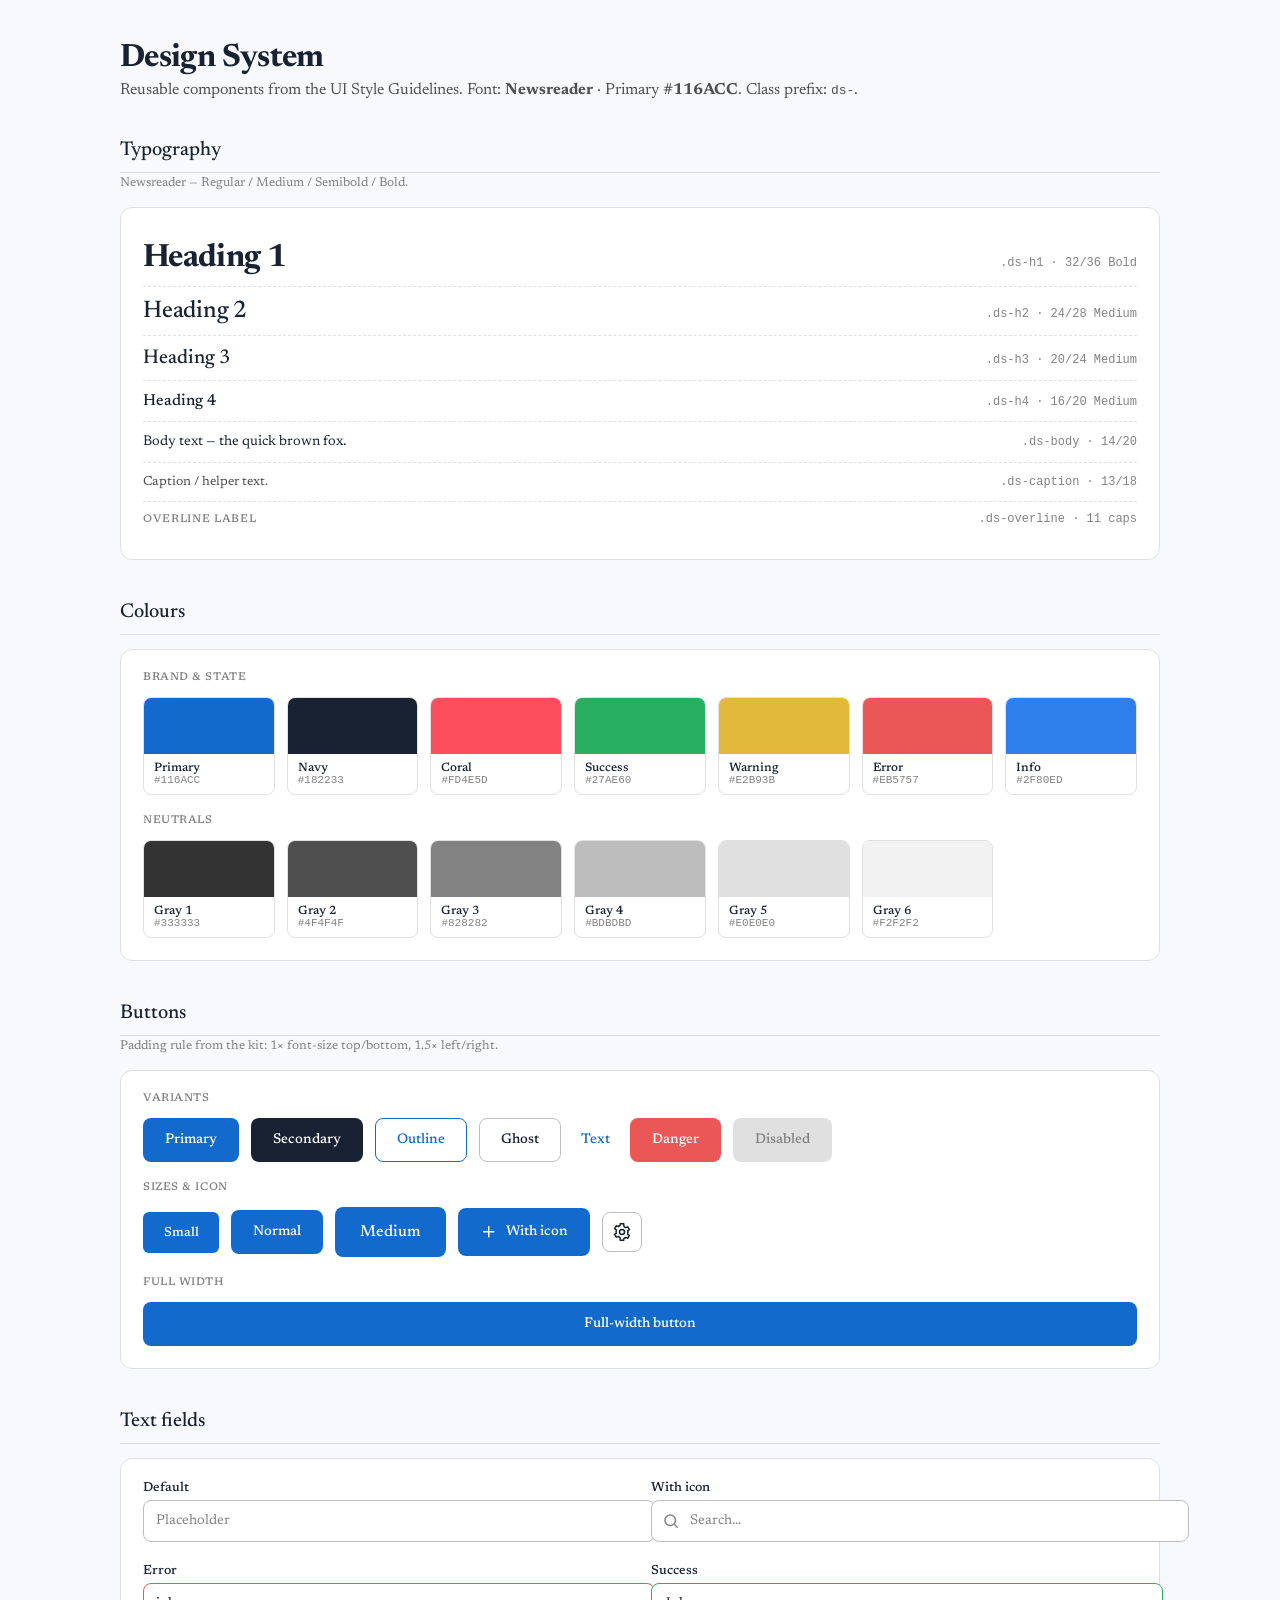
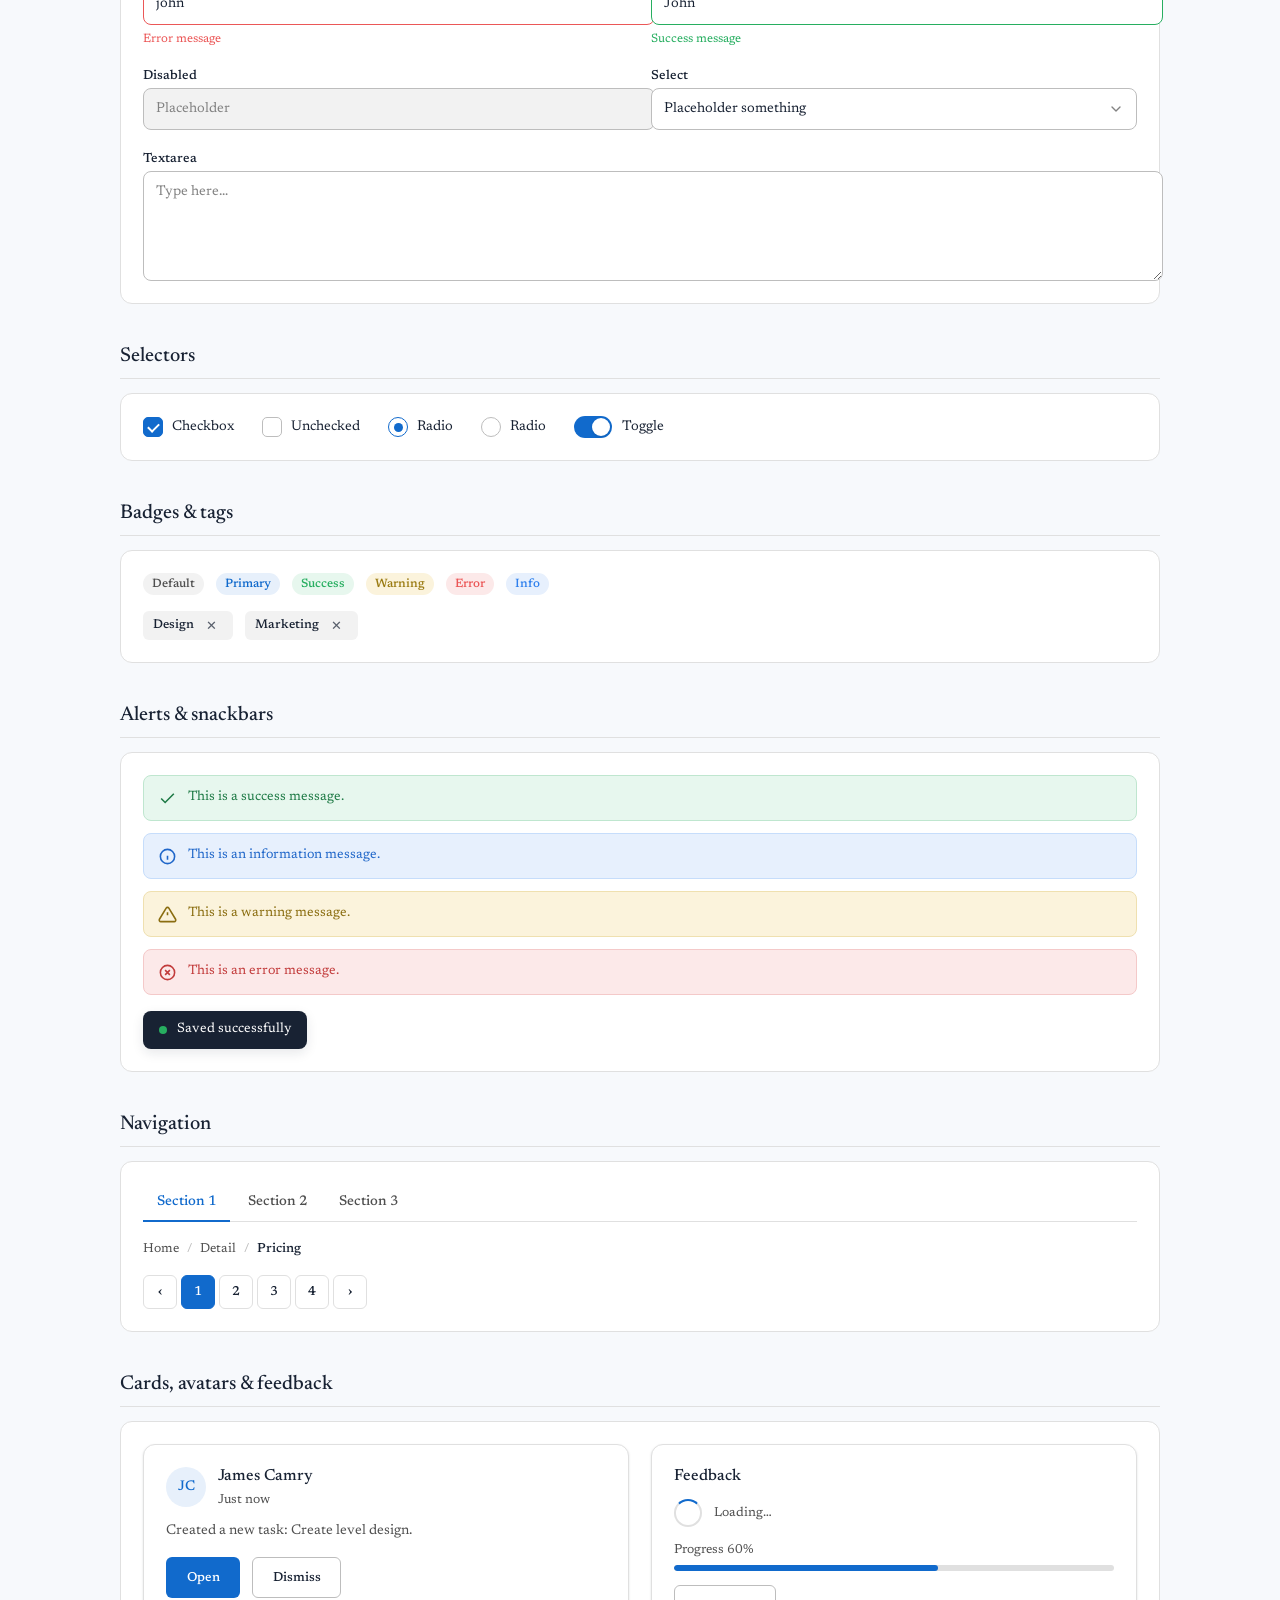
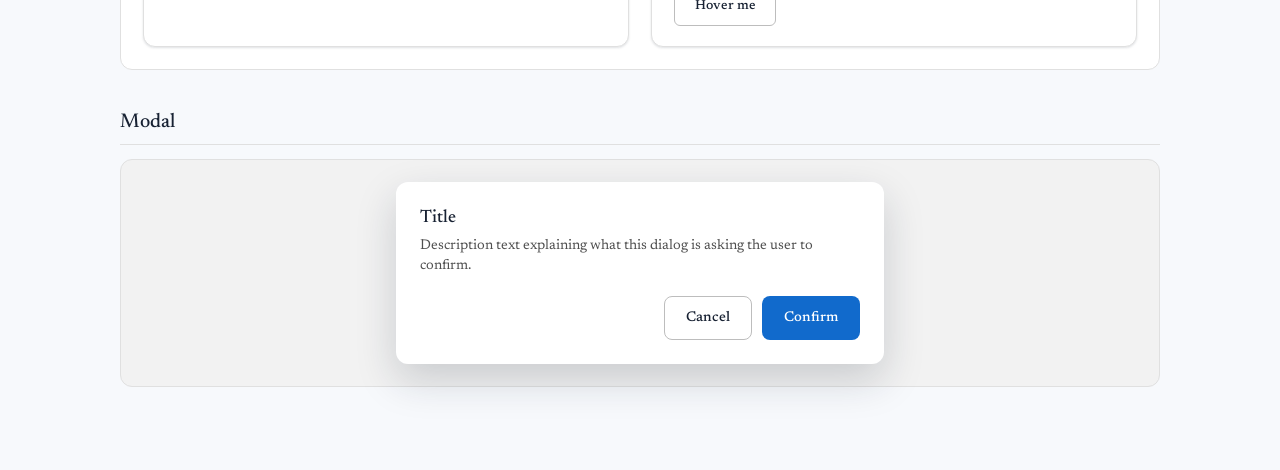
<file: components.html>
<!doctype html>
<html lang="en">
<head>
<meta charset="utf-8">
<meta name="viewport" content="width=device-width, initial-scale=1">
<title>Design System — Components</title>
<link rel="stylesheet" href="design-system.css">
<style>
  body{margin:0; background:var(--ds-surface-2); color:var(--ds-text); font-family:var(--ds-font); -webkit-font-smoothing:antialiased;}
  .wrap{max-width:1040px; margin:0 auto; padding:40px 24px 80px;}
  header.top{margin-bottom:8px;}
  header.top p{color:var(--ds-text-muted); margin:6px 0 0;}
  section{margin-top:40px;}
  section > h2{font:500 20px/24px var(--ds-font); margin:0 0 4px; padding-bottom:10px; border-bottom:1px solid var(--ds-border);}
  section > .hint{color:var(--ds-text-faint); font-size:12.5px; margin:0 0 18px;}
  .demo{background:var(--ds-surface); border:1px solid var(--ds-border); border-radius:var(--ds-radius-lg); padding:22px; margin-top:14px;}
  .demo + .demo{margin-top:14px;}
  .lbl{font:500 11px/1 var(--ds-font); letter-spacing:.05em; text-transform:uppercase; color:var(--ds-text-faint); margin:0 0 14px;}
  .swatches{display:grid; grid-template-columns:repeat(auto-fill,minmax(120px,1fr)); gap:12px;}
  .sw{border:1px solid var(--ds-border); border-radius:var(--ds-radius); overflow:hidden;}
  .sw .chip{height:56px;}
  .sw .meta{padding:8px 10px; font-size:12px;}
  .sw .meta b{display:block; font-weight:500;}
  .sw .meta code{color:var(--ds-text-faint); font-size:11px;}
  .type-row{display:flex; align-items:baseline; gap:16px; padding:10px 0; border-bottom:1px dashed var(--ds-border);}
  .type-row:last-child{border-bottom:0;}
  .type-row code{margin-left:auto; color:var(--ds-text-faint); font-size:12px;}
  .grid2{display:grid; grid-template-columns:1fr 1fr; gap:22px;}
  @media(max-width:640px){ .grid2{grid-template-columns:1fr;} }
</style>
</head>
<body class="ds-scope">
<div class="wrap">
  <header class="top">
    <h1 class="ds-h1">Design System</h1>
    <p>Reusable components from the UI Style Guidelines. Font: <b>Newsreader</b> · Primary <b>#116ACC</b>. Class prefix: <code>ds-</code>.</p>
  </header>

  <!-- TYPOGRAPHY -->
  <section>
    <h2>Typography</h2>
    <p class="hint">Newsreader — Regular / Medium / Semibold / Bold.</p>
    <div class="demo">
      <div class="type-row"><span class="ds-h1">Heading 1</span><code>.ds-h1 · 32/36 Bold</code></div>
      <div class="type-row"><span class="ds-h2">Heading 2</span><code>.ds-h2 · 24/28 Medium</code></div>
      <div class="type-row"><span class="ds-h3">Heading 3</span><code>.ds-h3 · 20/24 Medium</code></div>
      <div class="type-row"><span class="ds-h4">Heading 4</span><code>.ds-h4 · 16/20 Medium</code></div>
      <div class="type-row"><span class="ds-body">Body text — the quick brown fox.</span><code>.ds-body · 14/20</code></div>
      <div class="type-row"><span class="ds-caption">Caption / helper text.</span><code>.ds-caption · 13/18</code></div>
      <div class="type-row"><span class="ds-overline">Overline label</span><code>.ds-overline · 11 caps</code></div>
    </div>
  </section>

  <!-- COLORS -->
  <section>
    <h2>Colours</h2>
    <div class="demo">
      <p class="lbl">Brand &amp; state</p>
      <div class="swatches">
        <div class="sw"><div class="chip" style="background:var(--ds-primary)"></div><div class="meta"><b>Primary</b><code>#116ACC</code></div></div>
        <div class="sw"><div class="chip" style="background:var(--ds-navy)"></div><div class="meta"><b>Navy</b><code>#182233</code></div></div>
        <div class="sw"><div class="chip" style="background:var(--ds-coral)"></div><div class="meta"><b>Coral</b><code>#FD4E5D</code></div></div>
        <div class="sw"><div class="chip" style="background:var(--ds-success)"></div><div class="meta"><b>Success</b><code>#27AE60</code></div></div>
        <div class="sw"><div class="chip" style="background:var(--ds-warning)"></div><div class="meta"><b>Warning</b><code>#E2B93B</code></div></div>
        <div class="sw"><div class="chip" style="background:var(--ds-error)"></div><div class="meta"><b>Error</b><code>#EB5757</code></div></div>
        <div class="sw"><div class="chip" style="background:var(--ds-info)"></div><div class="meta"><b>Info</b><code>#2F80ED</code></div></div>
      </div>
      <p class="lbl" style="margin-top:20px;">Neutrals</p>
      <div class="swatches">
        <div class="sw"><div class="chip" style="background:var(--ds-gray-1)"></div><div class="meta"><b>Gray 1</b><code>#333333</code></div></div>
        <div class="sw"><div class="chip" style="background:var(--ds-gray-2)"></div><div class="meta"><b>Gray 2</b><code>#4F4F4F</code></div></div>
        <div class="sw"><div class="chip" style="background:var(--ds-gray-3)"></div><div class="meta"><b>Gray 3</b><code>#828282</code></div></div>
        <div class="sw"><div class="chip" style="background:var(--ds-gray-4)"></div><div class="meta"><b>Gray 4</b><code>#BDBDBD</code></div></div>
        <div class="sw"><div class="chip" style="background:var(--ds-gray-5)"></div><div class="meta"><b>Gray 5</b><code>#E0E0E0</code></div></div>
        <div class="sw"><div class="chip" style="background:var(--ds-gray-6)"></div><div class="meta"><b>Gray 6</b><code>#F2F2F2</code></div></div>
      </div>
    </div>
  </section>

  <!-- BUTTONS -->
  <section>
    <h2>Buttons</h2>
    <p class="hint">Padding rule from the kit: 1× font-size top/bottom, 1.5× left/right.</p>
    <div class="demo">
      <p class="lbl">Variants</p>
      <div class="ds-row">
        <button class="ds-btn">Primary</button>
        <button class="ds-btn ds-btn--secondary">Secondary</button>
        <button class="ds-btn ds-btn--outline">Outline</button>
        <button class="ds-btn ds-btn--ghost">Ghost</button>
        <button class="ds-btn ds-btn--text">Text</button>
        <button class="ds-btn ds-btn--danger">Danger</button>
        <button class="ds-btn" disabled>Disabled</button>
      </div>
      <p class="lbl" style="margin-top:20px;">Sizes &amp; icon</p>
      <div class="ds-row">
        <button class="ds-btn ds-btn--sm">Small</button>
        <button class="ds-btn ds-btn--md">Normal</button>
        <button class="ds-btn ds-btn--lg">Medium</button>
        <button class="ds-btn"><svg viewBox="0 0 24 24" fill="none" stroke="currentColor" stroke-width="2" stroke-linecap="round"><path d="M12 5v14M5 12h14"/></svg>With icon</button>
        <button class="ds-icon-btn" title="Settings"><svg viewBox="0 0 24 24" fill="none" stroke="currentColor" stroke-width="1.8"><circle cx="12" cy="12" r="3"/><path d="M19 12a7 7 0 0 0-.1-1.3l2-1.5-2-3.4-2.3 1a7 7 0 0 0-2.2-1.3L14 2h-4l-.3 2.2a7 7 0 0 0-2.2 1.3l-2.3-1-2 3.4 2 1.5A7 7 0 0 0 5 12a7 7 0 0 0 .1 1.3l-2 1.5 2 3.4 2.3-1a7 7 0 0 0 2.2 1.3L10 22h4l.3-2.2a7 7 0 0 0 2.2-1.3l2.3 1 2-3.4-2-1.5c.1-.4.1-.9.1-1.3Z"/></svg></button>
      </div>
      <p class="lbl" style="margin-top:20px;">Full width</p>
      <button class="ds-btn ds-btn--block">Full-width button</button>
    </div>
  </section>

  <!-- FIELDS -->
  <section>
    <h2>Text fields</h2>
    <div class="demo grid2">
      <label class="ds-field"><span class="ds-label">Default</span><input class="ds-input" placeholder="Placeholder"></label>
      <label class="ds-field"><span class="ds-label">With icon</span>
        <span class="ds-input-group"><svg viewBox="0 0 24 24" fill="none" stroke="currentColor" stroke-width="2"><circle cx="11" cy="11" r="7"/><path d="m21 21-4.3-4.3"/></svg><input class="ds-input" placeholder="Search…"></span>
      </label>
      <label class="ds-field"><span class="ds-label">Error</span><input class="ds-input ds-input--error" value="john"><span class="ds-help ds-help--error">Error message</span></label>
      <label class="ds-field"><span class="ds-label">Success</span><input class="ds-input ds-input--success" value="John"><span class="ds-help ds-help--success">Success message</span></label>
      <label class="ds-field"><span class="ds-label">Disabled</span><input class="ds-input" placeholder="Placeholder" disabled></label>
      <label class="ds-field"><span class="ds-label">Select</span>
        <select class="ds-select"><option>Placeholder something</option><option>Option two</option></select>
      </label>
      <label class="ds-field" style="grid-column:1/-1;"><span class="ds-label">Textarea</span><textarea class="ds-textarea" placeholder="Type here…"></textarea></label>
    </div>
  </section>

  <!-- SELECTORS -->
  <section>
    <h2>Selectors</h2>
    <div class="demo">
      <div class="ds-row" style="gap:28px;">
        <label class="ds-check"><input type="checkbox" checked><span class="ds-box"></span> Checkbox</label>
        <label class="ds-check"><input type="checkbox"><span class="ds-box"></span> Unchecked</label>
        <label class="ds-radio"><input type="radio" name="r" checked><span class="ds-dot"></span> Radio</label>
        <label class="ds-radio"><input type="radio" name="r"><span class="ds-dot"></span> Radio</label>
        <label class="ds-toggle"><input type="checkbox" checked><span class="ds-track"></span> Toggle</label>
      </div>
    </div>
  </section>

  <!-- BADGES / TAGS -->
  <section>
    <h2>Badges &amp; tags</h2>
    <div class="demo">
      <div class="ds-row">
        <span class="ds-badge">Default</span>
        <span class="ds-badge ds-badge--primary">Primary</span>
        <span class="ds-badge ds-badge--success">Success</span>
        <span class="ds-badge ds-badge--warning">Warning</span>
        <span class="ds-badge ds-badge--error">Error</span>
        <span class="ds-badge ds-badge--info">Info</span>
      </div>
      <div class="ds-row" style="margin-top:16px;">
        <span class="ds-tag">Design <button aria-label="Remove">✕</button></span>
        <span class="ds-tag">Marketing <button aria-label="Remove">✕</button></span>
      </div>
    </div>
  </section>

  <!-- ALERTS -->
  <section>
    <h2>Alerts &amp; snackbars</h2>
    <div class="demo ds-stack">
      <div class="ds-alert ds-alert--success"><svg viewBox="0 0 24 24" fill="none" stroke="currentColor" stroke-width="2"><path d="M20 6 9 17l-5-5"/></svg> This is a success message.</div>
      <div class="ds-alert ds-alert--info"><svg viewBox="0 0 24 24" fill="none" stroke="currentColor" stroke-width="2"><circle cx="12" cy="12" r="9"/><path d="M12 11v5M12 8h.01"/></svg> This is an information message.</div>
      <div class="ds-alert ds-alert--warning"><svg viewBox="0 0 24 24" fill="none" stroke="currentColor" stroke-width="2"><path d="M10.3 3.9 1.8 18a2 2 0 0 0 1.7 3h17a2 2 0 0 0 1.7-3L13.7 3.9a2 2 0 0 0-3.4 0Z"/><path d="M12 9v4M12 17h.01"/></svg> This is a warning message.</div>
      <div class="ds-alert ds-alert--error"><svg viewBox="0 0 24 24" fill="none" stroke="currentColor" stroke-width="2"><circle cx="12" cy="12" r="9"/><path d="M15 9l-6 6M9 9l6 6"/></svg> This is an error message.</div>
      <div class="ds-row" style="margin-top:4px;">
        <span class="ds-snackbar"><span class="ds-dot-ic" style="background:var(--ds-success)"></span> Saved successfully</span>
      </div>
    </div>
  </section>

  <!-- TABS / BREADCRUMBS / PAGINATION -->
  <section>
    <h2>Navigation</h2>
    <div class="demo ds-stack" style="gap:20px;">
      <div class="ds-tabs">
        <button class="ds-tab is-active">Section 1</button>
        <button class="ds-tab">Section 2</button>
        <button class="ds-tab">Section 3</button>
      </div>
      <nav class="ds-breadcrumbs"><a href="#">Home</a><span class="ds-sep">/</span><a href="#">Detail</a><span class="ds-sep">/</span><b>Pricing</b></nav>
      <div class="ds-pagination">
        <button>‹</button><button class="is-active">1</button><button>2</button><button>3</button><button>4</button><button>›</button>
      </div>
    </div>
  </section>

  <!-- CARDS / AVATAR / MISC -->
  <section>
    <h2>Cards, avatars &amp; feedback</h2>
    <div class="demo grid2">
      <div class="ds-card">
        <div class="ds-row" style="gap:12px; margin-bottom:12px;">
          <span class="ds-avatar">JC</span>
          <div><div class="ds-card__title">James Camry</div><div class="ds-card__sub">Just now</div></div>
        </div>
        <p class="ds-body ds-muted" style="margin:0;">Created a new task: Create level design.</p>
        <div class="ds-row" style="margin-top:16px;"><button class="ds-btn ds-btn--sm">Open</button><button class="ds-btn ds-btn--ghost ds-btn--sm">Dismiss</button></div>
      </div>
      <div class="ds-card">
        <div class="ds-card__title" style="margin-bottom:12px;">Feedback</div>
        <div class="ds-stack" style="gap:14px;">
          <div class="ds-row"><span class="ds-spinner"></span><span class="ds-caption">Loading…</span></div>
          <div><div class="ds-caption" style="margin-bottom:6px;">Progress 60%</div><div class="ds-progress"><span style="width:60%"></span></div></div>
          <div class="ds-tooltip"><button class="ds-btn ds-btn--ghost ds-btn--sm">Hover me</button><span class="ds-tooltip__bubble">Tooltip content here.</span></div>
        </div>
      </div>
    </div>
  </section>

  <!-- MODAL -->
  <section>
    <h2>Modal</h2>
    <div class="demo" style="background:var(--ds-surface-3);">
      <div class="ds-modal" style="margin:0 auto;">
        <div class="ds-modal__title">Title</div>
        <p class="ds-modal__body">Description text explaining what this dialog is asking the user to confirm.</p>
        <div class="ds-modal__actions"><button class="ds-btn ds-btn--ghost">Cancel</button><button class="ds-btn">Confirm</button></div>
      </div>
    </div>
  </section>

</div>
</body>
</html>
</file>
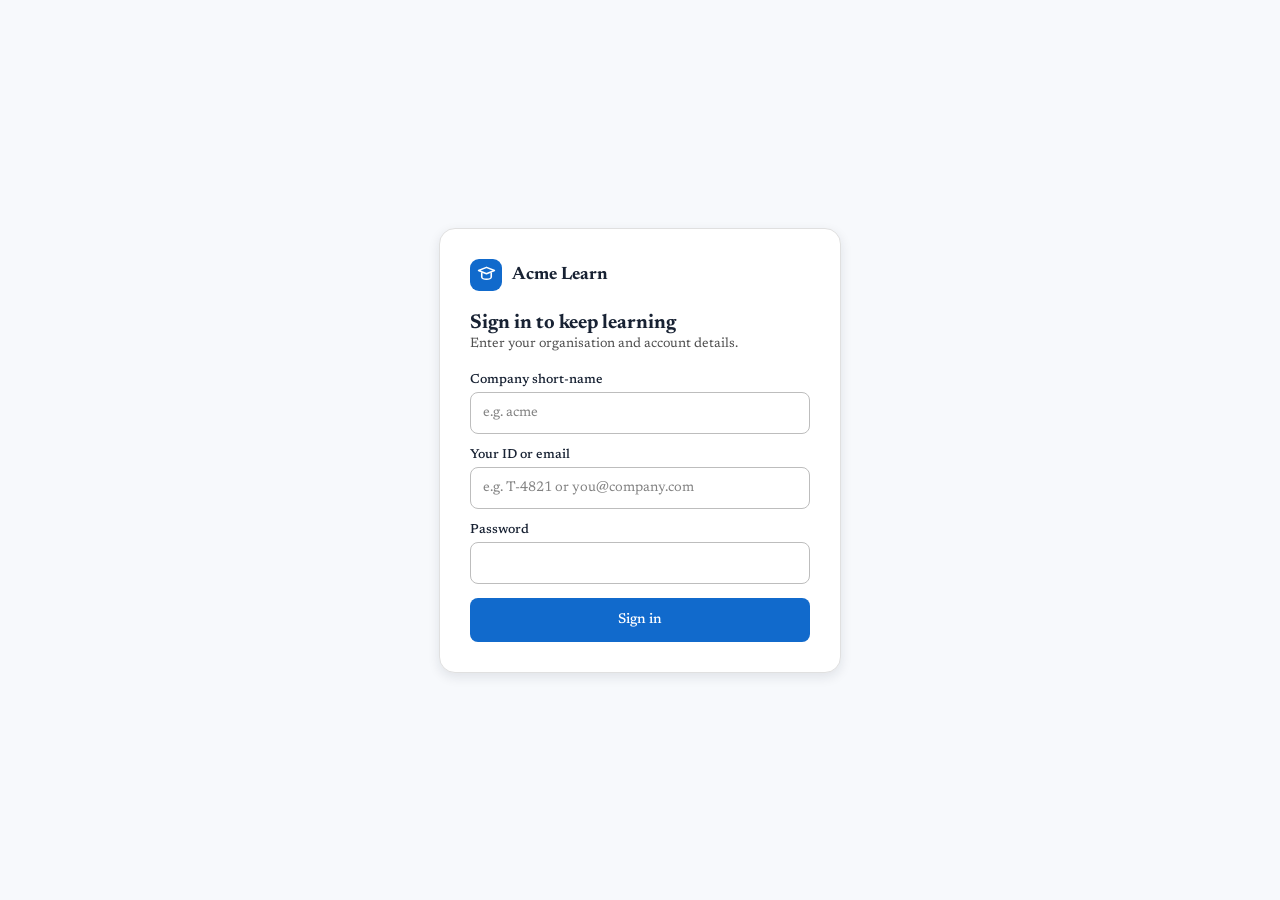
<file: learn.html>
<!doctype html>
<html lang="en">
<head>
<meta charset="utf-8">
<meta name="viewport" content="width=device-width, initial-scale=1">
<title>My Learning</title>
<link rel="stylesheet" href="design-system.css">
<style>
  *{box-sizing:border-box;}
  body{margin:0; background:var(--ds-surface-2); color:var(--ds-text); font-family:var(--ds-font); -webkit-font-smoothing:antialiased;}
  a{color:inherit; text-decoration:none;}
  .lp-app{display:flex; min-height:100vh;}

  /* Sidebar */
  .lp-side{width:242px; flex-shrink:0; background:var(--ds-primary); border-right:1px solid rgba(255,255,255,.14);
    position:sticky; top:0; height:100vh; display:flex; flex-direction:column; padding:18px 14px; color:#fff;}
  .lp-logo{display:flex; align-items:center; gap:10px; font-weight:700; font-size:18px; padding:4px 8px 18px; color:#fff;}
  .lp-logo .mark{width:30px; height:30px; border-radius:8px; background:#fff; color:var(--ds-primary); display:grid; place-items:center;}
  .lp-nav{display:flex; flex-direction:column; gap:2px;}
  .lp-nav a{display:flex; align-items:center; gap:12px; padding:9px 11px; border-radius:8px; color:rgba(255,255,255,.85); font-weight:500; font-size:14px;}
  .lp-nav a svg{width:19px; height:19px; flex-shrink:0;}
  .lp-nav a:hover{background:rgba(255,255,255,.14); color:#fff;}
  .lp-nav a.active{background:#fff; color:var(--ds-primary); font-weight:600;}
  .lp-nav a .pill{margin-left:auto; background:var(--ds-error); color:#fff; font-size:11px; font-weight:600; border-radius:999px; padding:1px 7px;}
  .lp-side .sep{height:1px; background:rgba(255,255,255,.16); margin:14px 8px;}
  .lp-side .grow{flex:1;}
  .lp-assist{background:rgba(255,255,255,.12); border:1px solid rgba(255,255,255,.2); border-radius:12px; padding:14px; text-align:center; margin-top:14px;}
  .lp-assist .ic{width:34px; height:34px; border-radius:9px; background:#fff; color:var(--ds-primary); display:grid; place-items:center; margin:0 auto 8px;}
  .lp-assist h4{margin:0 0 4px; font-size:13.5px; font-weight:600; color:#fff;}
  .lp-assist p{margin:0 0 12px; font-size:12px; color:rgba(255,255,255,.8); line-height:1.45;}
  .lp-assist .ds-btn{background:#fff; color:var(--ds-primary);}

  /* Main column */
  .lp-main{flex:1; min-width:0; display:flex; flex-direction:column;}
  .lp-top{display:flex; align-items:center; gap:20px; padding:16px 26px; background:var(--ds-primary); border-bottom:1px solid rgba(255,255,255,.14); position:sticky; top:0; z-index:10; color:#fff;}
  .lp-hi h1{margin:0; font-size:21px; font-weight:700; letter-spacing:-.01em; color:#fff;}
  .lp-hi p{margin:2px 0 0; font-size:13px; color:rgba(255,255,255,.8);}
  .lp-search{margin-left:auto; position:relative; width:min(340px, 34vw);}
  .lp-search svg{position:absolute; left:12px; top:50%; transform:translateY(-50%); width:17px; height:17px; color:rgba(255,255,255,.8);}
  .lp-search input{width:100%; padding:10px 12px 10px 36px; border:1px solid rgba(255,255,255,.3); border-radius:10px; font:400 13.5px var(--ds-font); background:rgba(255,255,255,.14); color:#fff;}
  .lp-search input::placeholder{color:rgba(255,255,255,.72);}
  .lp-search .kbd{position:absolute; right:10px; top:50%; transform:translateY(-50%); font-size:11px; color:#fff; border:1px solid rgba(255,255,255,.3); border-radius:5px; padding:1px 6px; background:rgba(255,255,255,.18);}
  .lp-ic{position:relative; width:38px; height:38px; border-radius:9px; display:grid; place-items:center; color:rgba(255,255,255,.9); cursor:pointer;}
  .lp-ic:hover{background:rgba(255,255,255,.14); color:#fff;}
  .lp-ic .dot{position:absolute; top:7px; right:8px; width:15px; height:15px; background:var(--ds-error); color:#fff; font-size:9px; font-weight:700; border-radius:50%; display:grid; place-items:center; border:2px solid var(--ds-primary);}
  .lp-user{display:flex; align-items:center; gap:9px; cursor:pointer; padding-left:6px;}
  .lp-user .ds-avatar{background:rgba(255,255,255,.22); color:#fff;}
  .lp-user svg{color:#fff;}
  .lp-user .nm{font-size:13.5px; font-weight:600; line-height:1.1; color:#fff;}
  .lp-user .rl{font-size:11.5px; color:rgba(255,255,255,.72);}

  .lp-body{padding:24px 26px; display:grid; grid-template-columns:minmax(0,1fr) 328px; gap:22px; align-items:start;}
  .lp-col{display:flex; flex-direction:column; gap:22px; min-width:0;}
  .card{background:var(--ds-surface); border:1px solid var(--ds-border); border-radius:14px;}
  .card-pad{padding:20px 22px;}
  .card-head{display:flex; align-items:center; justify-content:space-between; margin-bottom:16px;}
  .card-head h2{margin:0; font-size:16px; font-weight:600;}
  .card-head a{font-size:13px; color:var(--ds-primary); font-weight:500;}
  .sub{color:var(--ds-text-muted); font-size:13px;}

  /* Course covers */
  .cover{position:relative; border-radius:12px; overflow:hidden; background:var(--cv,linear-gradient(140deg,#0b2c4d,#123a63)); aspect-ratio:16/9; display:grid; place-items:center; color:rgba(255,255,255,.85);}
  .cover svg{width:38%; max-width:74px; opacity:.9;}
  .cover .pct{position:absolute; top:10px; right:10px; background:rgba(255,255,255,.92); color:var(--ds-text); font-size:11px; font-weight:700; padding:3px 8px; border-radius:999px;}
  .cover .book{position:absolute; top:10px; right:10px; width:28px; height:28px; border-radius:8px; background:rgba(255,255,255,.9); color:var(--ds-text); display:grid; place-items:center;}

  /* Continue learning */
  .cl{display:grid; grid-template-columns:250px 1fr 210px; gap:22px;}
  .cl .mid h3{margin:0 0 4px; font-size:18px; font-weight:700;}
  .cl .mod{display:flex; align-items:center; gap:7px; font-size:13px; color:var(--ds-text-muted); margin-bottom:16px;}
  .cl .meta{display:flex; justify-content:space-between; font-size:12.5px; color:var(--ds-text-muted); margin-bottom:6px;}
  .cl .btns{display:flex; gap:10px; margin-top:18px;}
  .nextup h4{margin:0 0 12px; font-size:13px; font-weight:600; color:var(--ds-text-muted);}
  .nextup .item{display:flex; align-items:center; gap:10px; padding:8px 0; font-size:13px;}
  .nextup .item .pl{width:26px; height:26px; border-radius:7px; background:var(--ds-primary-soft); color:var(--ds-primary); display:grid; place-items:center; flex-shrink:0;}
  .nextup .item .t{flex:1; min-width:0;}
  .nextup .item .dur{color:var(--ds-text-faint); font-size:12px;}
  .nextup .full{display:inline-block; margin-top:8px; font-size:12.5px; color:var(--ds-primary); font-weight:500;}

  .progress{height:6px; background:var(--ds-gray-5); border-radius:999px; overflow:hidden;}
  .progress > span{display:block; height:100%; background:var(--ds-primary); border-radius:inherit;}

  /* Course grids */
  .tabs{display:flex; gap:2px; margin-bottom:16px; border-bottom:1px solid var(--ds-border);}
  .tabs button{border:none; background:none; font:500 13.5px var(--ds-font); color:var(--ds-text-muted); padding:9px 12px; cursor:pointer; border-bottom:2px solid transparent; margin-bottom:-1px;}
  .tabs button.active{color:var(--ds-primary); border-bottom-color:var(--ds-primary);}
  .cgrid{display:grid; grid-template-columns:repeat(4,1fr); gap:16px;}
  .ccard .cbody{padding:12px 2px 2px;}
  .ccard h3{margin:0 0 3px; font-size:14px; font-weight:600; line-height:1.25;}
  .ccard .lvl{font-size:12px; color:var(--ds-text-faint); margin-bottom:10px;}
  .ccard .foot{display:flex; justify-content:space-between; font-size:11.5px; color:var(--ds-text-muted); margin-top:7px;}
  .rating{display:flex; align-items:center; gap:5px; font-size:12px; color:var(--ds-text-muted);}
  .rating svg{width:13px; height:13px; color:#F2B705; fill:#F2B705;}

  .aibar{display:flex; align-items:center; gap:14px; background:linear-gradient(100deg,#EAF1FC,#F3F0FC); border:1px solid var(--ds-border); border-radius:14px; padding:16px 20px;}
  .aibar .ic{width:40px; height:40px; border-radius:10px; background:var(--ds-primary); color:#fff; display:grid; place-items:center; flex-shrink:0;}
  .aibar .tx b{font-size:14px;} .aibar .tx p{margin:2px 0 0; font-size:12.5px; color:var(--ds-text-muted);}
  .aibar .ds-btn{margin-left:auto;}

  /* Right rail */
  .rail .card + .card{margin-top:0;}
  .evt, .task, .ann{display:flex; gap:11px; padding:11px 0; border-top:1px solid var(--ds-border);}
  .evt:first-of-type,.task:first-of-type,.ann:first-of-type{border-top:0;}
  .evt .ti, .task .ti, .ann .ti{width:34px; height:34px; border-radius:9px; display:grid; place-items:center; flex-shrink:0;}
  .evt .body,.task .body,.ann .body{flex:1; min-width:0;}
  .evt .k,.ann .k{font-size:11.5px; color:var(--ds-text-faint);}
  .evt .v,.task .v,.ann .v{font-size:13px; font-weight:600; line-height:1.3;}
  .ann .d{font-size:12px; color:var(--ds-text-muted); line-height:1.4; margin-top:2px;}
  .task{align-items:center;} .task .due{margin-left:auto; font-size:11px; font-weight:600; padding:3px 9px; border-radius:999px; white-space:nowrap;}
  .cal-head{display:flex; align-items:center; justify-content:space-between; font-size:13px; color:var(--ds-text-muted); margin-bottom:12px;}
  .cal-nav button{border:1px solid var(--ds-border); background:#fff; width:26px; height:26px; border-radius:7px; cursor:pointer; color:var(--ds-text-muted);}

  @media(max-width:1080px){ .lp-body{grid-template-columns:1fr;} .cgrid{grid-template-columns:repeat(2,1fr);} .cl{grid-template-columns:1fr;} }
  @media(max-width:720px){ .lp-side{display:none;} }

  /* Login */
  .hidden{display:none !important;}
  .lp-login{min-height:100vh; display:grid; place-items:center; padding:24px; background:var(--ds-surface-2);}
  .lp-login-card{width:100%; max-width:402px; background:#fff; border:1px solid var(--ds-border); border-radius:16px; padding:30px; box-shadow:var(--ds-shadow);}
  .lp-login-card .brand{display:flex; align-items:center; gap:10px; font-weight:700; font-size:18px; margin-bottom:22px;}
  .lp-login-card .brand .mark{width:32px; height:32px; border-radius:9px; background:var(--ds-primary); color:#fff; display:grid; place-items:center;}
  .lp-login-card h1{font-size:20px; margin:0 0 4px; font-weight:700;}
  .lp-login-card .lede{color:var(--ds-text-muted); font-size:13.5px; margin:0 0 22px;}
  .lp-login-card .ds-field{margin-bottom:14px;}
  .lp-err{background:var(--ds-error-soft); color:#c23b3b; border:1px solid #f4c9c9; border-radius:8px; padding:9px 12px; font-size:13px; margin-bottom:14px;}
</style>
</head>
<body>

<!-- ===== Learner login (shown until signed in) ===== -->
<div id="loginScreen" class="lp-login hidden">
  <form class="lp-login-card" id="lpLoginForm">
    <div class="brand"><span class="mark"><svg width="19" height="19" viewBox="0 0 24 24" fill="none" stroke="currentColor" stroke-width="2" stroke-linecap="round" stroke-linejoin="round"><path d="M2 7l10-4 10 4-10 4-10-4Z"/><path d="M6 10v5c0 1.5 2.7 3 6 3s6-1.5 6-3v-5"/></svg></span> <span id="lpLoginBrand">Acme Learn</span></div>
    <h1>Sign in to keep learning</h1>
    <p class="lede">Enter your organisation and account details.</p>
    <div id="lpLoginErr" class="lp-err hidden"></div>
    <label class="ds-field"><span class="ds-label">Company short-name</span><input class="ds-input" id="lpOrg" placeholder="e.g. acme" autocomplete="organization"></label>
    <label class="ds-field"><span class="ds-label">Your ID or email</span><input class="ds-input" id="lpId" placeholder="e.g. T-4821 or you@company.com" autocomplete="username"></label>
    <label class="ds-field"><span class="ds-label">Password</span><input class="ds-input" id="lpPw" type="password" autocomplete="current-password"></label>
    <button class="ds-btn ds-btn--block" id="lpSignIn" type="submit" style="margin-top:6px;">Sign in</button>
  </form>
</div>

<div class="lp-app hidden" id="app">

  <!-- ===== Sidebar ===== -->
  <aside class="lp-side">
    <div class="lp-logo"><span class="mark"><svg width="18" height="18" viewBox="0 0 24 24" fill="none" stroke="currentColor" stroke-width="2" stroke-linecap="round" stroke-linejoin="round"><path d="M2 7l10-4 10 4-10 4-10-4Z"/><path d="M6 10v5c0 1.5 2.7 3 6 3s6-1.5 6-3v-5"/></svg></span> <span id="lpBrand">Acme Learn</span></div>
    <nav class="lp-nav">
      <a class="active" href="#"><svg viewBox="0 0 24 24" fill="none" stroke="currentColor" stroke-width="1.9"><path d="M3 10.5 12 3l9 7.5"/><path d="M5 9.5V20h14V9.5"/></svg> Home</a>
      <a href="#"><svg viewBox="0 0 24 24" fill="none" stroke="currentColor" stroke-width="1.9"><path d="M4 5h11a2 2 0 0 1 2 2v13H6a2 2 0 0 1-2-2V5Z"/><path d="M17 7h3v13H6"/></svg> My Courses</a>
      <a href="#"><svg viewBox="0 0 24 24" fill="none" stroke="currentColor" stroke-width="1.9"><circle cx="12" cy="9" r="5"/><path d="M8.5 13 7 22l5-3 5 3-1.5-9"/></svg> Certificates</a>
      <a href="#"><svg viewBox="0 0 24 24" fill="none" stroke="currentColor" stroke-width="1.9"><circle cx="12" cy="12" r="8"/><circle cx="12" cy="12" r="3"/></svg> Achievements</a>
      <a href="#"><svg viewBox="0 0 24 24" fill="none" stroke="currentColor" stroke-width="1.9"><rect x="3" y="5" width="18" height="16" rx="2"/><path d="M3 9h18M8 3v4M16 3v4"/></svg> Calendar</a>
      <a href="#"><svg viewBox="0 0 24 24" fill="none" stroke="currentColor" stroke-width="1.9"><path d="M21 15a2 2 0 0 1-2 2H8l-4 4V5a2 2 0 0 1 2-2h11a2 2 0 0 1 2 2Z"/></svg> Messages <span class="pill">3</span></a>
      <a href="#"><svg viewBox="0 0 24 24" fill="none" stroke="currentColor" stroke-width="1.9"><path d="M3 7a2 2 0 0 1 2-2h4l2 2h8a2 2 0 0 1 2 2v8a2 2 0 0 1-2 2H5a2 2 0 0 1-2-2Z"/></svg> Resources</a>
      <a href="#"><svg viewBox="0 0 24 24" fill="none" stroke="currentColor" stroke-width="1.9"><circle cx="9" cy="8" r="3"/><path d="M3 20c0-3 2.7-5 6-5s6 2 6 5"/><path d="M16 6.5a3 3 0 0 1 0 5.5M21 20c0-2-1-3.5-3-4.3"/></svg> Groups</a>
      <a href="#"><svg viewBox="0 0 24 24" fill="none" stroke="currentColor" stroke-width="1.9"><path d="M4 20V10M10 20V4M16 20v-7M22 20H2"/></svg> Reports</a>
    </nav>
    <div class="grow"></div>
    <div class="sep"></div>
    <nav class="lp-nav">
      <a href="#"><svg viewBox="0 0 24 24" fill="none" stroke="currentColor" stroke-width="1.9"><circle cx="12" cy="12" r="3"/><path d="M19 12a7 7 0 0 0-.1-1.3l2-1.5-2-3.4-2.3 1a7 7 0 0 0-2.2-1.3L14 2h-4l-.3 2.2a7 7 0 0 0-2.2 1.3l-2.3-1-2 3.4 2 1.5A7 7 0 0 0 5 12c0 .4 0 .9.1 1.3l-2 1.5 2 3.4 2.3-1a7 7 0 0 0 2.2 1.3L10 22h4l.3-2.2a7 7 0 0 0 2.2-1.3l2.3 1 2-3.4-2-1.5c.1-.4.1-.9.1-1.3Z"/></svg> Settings</a>
      <a href="#"><svg viewBox="0 0 24 24" fill="none" stroke="currentColor" stroke-width="1.9"><circle cx="12" cy="12" r="9"/><path d="M9.6 9a2.4 2.4 0 1 1 3.3 2.2c-.7.4-1 .9-1 1.6M12 16.5h.01"/></svg> Help &amp; Support</a>
    </nav>
    <div class="lp-assist">
      <div class="ic"><svg width="18" height="18" viewBox="0 0 24 24" fill="none" stroke="currentColor" stroke-width="2"><path d="M12 3v3M5 8l2 2M19 8l-2 2M4 16h16"/><rect x="6" y="10" width="12" height="9" rx="2"/></svg></div>
      <h4>AI Course Assistant</h4>
      <p>Get instant answers and summaries of your courses.</p>
      <button class="ds-btn ds-btn--sm ds-btn--block">Ask Assistant</button>
    </div>
  </aside>

  <!-- ===== Main ===== -->
  <div class="lp-main">
    <header class="lp-top">
      <div class="lp-hi">
        <h1 id="lpWelcome">Welcome back! 👋</h1>
        <p>Continue your learning journey. You've got this!</p>
      </div>
      <div class="lp-search">
        <svg viewBox="0 0 24 24" fill="none" stroke="currentColor" stroke-width="2"><circle cx="11" cy="11" r="7"/><path d="m21 21-4.3-4.3"/></svg>
        <input placeholder="Search for courses, lessons, resources…">
        <span class="kbd">⌘K</span>
      </div>
      <div class="lp-ic"><svg viewBox="0 0 24 24" fill="none" stroke="currentColor" stroke-width="1.9"><path d="M18 8a6 6 0 0 0-12 0c0 7-3 9-3 9h18s-3-2-3-9"/><path d="M13.7 21a2 2 0 0 1-3.4 0"/></svg><span class="dot">3</span></div>
      <div class="lp-ic"><svg viewBox="0 0 24 24" fill="none" stroke="currentColor" stroke-width="1.9"><path d="M21 15a2 2 0 0 1-2 2H8l-4 4V5a2 2 0 0 1 2-2h11a2 2 0 0 1 2 2Z"/></svg></div>
      <div class="lp-user">
        <span class="ds-avatar" id="lpAvatar">·</span>
        <div><div class="nm" id="lpName">Learner</div><div class="rl" id="lpRole">Learner</div></div>
        <svg width="16" height="16" viewBox="0 0 24 24" fill="none" stroke="currentColor" stroke-width="2"><path d="M6 9l6 6 6-6"/></svg>
      </div>
    </header>

    <div class="lp-body">
      <!-- Left / main column -->
      <div class="lp-col">

        <!-- Continue learning -->
        <div class="card card-pad">
          <div class="card-head"><h2>Continue Learning</h2><a href="#">⋯</a></div>
          <div class="cl">
            <div class="cover" style="--cv:linear-gradient(140deg,#06263f,#0c3a63)">
              <svg viewBox="0 0 24 24" fill="none" stroke="#66c2ff" stroke-width="1.5"><rect x="4" y="10" width="16" height="10" rx="2"/><path d="M8 10V7a4 4 0 0 1 8 0v3"/></svg>
              <span class="pct">65%</span>
            </div>
            <div class="mid">
              <h3>Data Security Essentials</h3>
              <div class="mod"><svg width="15" height="15" viewBox="0 0 24 24" fill="none" stroke="currentColor" stroke-width="2"><path d="M4 5h11a2 2 0 0 1 2 2v13H6a2 2 0 0 1-2-2Z"/></svg> Module 2 · 2.3 Risk Management Basics</div>
              <div class="meta"><span>65% complete</span><span>4h 30m left</span></div>
              <div class="progress"><span style="width:65%"></span></div>
              <div class="btns">
                <button class="ds-btn ds-btn--sm">Continue Lesson</button>
                <button class="ds-btn ds-btn--ghost ds-btn--sm">View Course</button>
              </div>
            </div>
            <div class="nextup">
              <h4>Next Up</h4>
              <div class="item"><span class="pl"><svg width="13" height="13" viewBox="0 0 24 24" fill="currentColor"><path d="M8 5v14l11-7z"/></svg></span><span class="t">2.4 Security Controls</span><span class="dur">22 min</span></div>
              <div class="item"><span class="pl"><svg width="13" height="13" viewBox="0 0 24 24" fill="currentColor"><path d="M8 5v14l11-7z"/></svg></span><span class="t">2.5 Incident Response</span><span class="dur">18 min</span></div>
              <div class="item"><span class="pl"><svg width="13" height="13" viewBox="0 0 24 24" fill="currentColor"><path d="M8 5v14l11-7z"/></svg></span><span class="t">2.6 Compliance &amp; Policies</span><span class="dur">20 min</span></div>
              <a class="full" href="#">View full curriculum →</a>
            </div>
          </div>
        </div>

        <!-- My Courses -->
        <div class="card card-pad">
          <div class="card-head"><h2>My Courses</h2><a href="#">View all courses →</a></div>
          <div class="tabs">
            <button class="active">All Courses</button><button>In Progress</button><button>Completed</button><button>Not Started</button>
          </div>
          <div class="cgrid">
            <div class="ccard">
              <div class="cover" style="--cv:linear-gradient(140deg,#06263f,#0c3a63)"><svg viewBox="0 0 24 24" fill="none" stroke="#66c2ff" stroke-width="1.5"><rect x="4" y="10" width="16" height="10" rx="2"/><path d="M8 10V7a4 4 0 0 1 8 0v3"/></svg><span class="pct">65%</span></div>
              <div class="cbody"><h3>Data Security Essentials</h3><div class="lvl">Intermediate</div><div class="progress"><span style="width:65%"></span></div><div class="foot"><span>65% complete</span><span>4h 30m left</span></div></div>
            </div>
            <div class="ccard">
              <div class="cover" style="--cv:linear-gradient(140deg,#0d2a4a,#1a4f7a)"><svg viewBox="0 0 24 24" fill="none" stroke="#7fd1ff" stroke-width="1.5"><path d="M12 3l7 3v5c0 5-3 8-7 10-4-2-7-5-7-10V6z"/></svg><span class="pct">30%</span></div>
              <div class="cbody"><h3>Network Security Fundamentals</h3><div class="lvl">Beginner</div><div class="progress"><span style="width:30%"></span></div><div class="foot"><span>30% complete</span><span>7h 15m left</span></div></div>
            </div>
            <div class="ccard">
              <div class="cover" style="--cv:linear-gradient(140deg,#241a4d,#3b2b7a)"><svg viewBox="0 0 24 24" fill="none" stroke="#b39bff" stroke-width="1.5"><path d="M8 9l-4 3 4 3M16 9l4 3-4 3M13 6l-2 12"/></svg><span class="pct">15%</span></div>
              <div class="cbody"><h3>Secure Coding Practices</h3><div class="lvl">Intermediate</div><div class="progress"><span style="width:15%"></span></div><div class="foot"><span>15% complete</span><span>10h 45m left</span></div></div>
            </div>
            <div class="ccard">
              <div class="cover" style="--cv:linear-gradient(140deg,#062b3a,#0d4a55)"><svg viewBox="0 0 24 24" fill="none" stroke="#6fe3d2" stroke-width="1.5"><path d="M6 16a4 4 0 0 1 0-8 5 5 0 0 1 9.5-1.5A4 4 0 0 1 18 16Z"/></svg><span class="pct">Not Started</span></div>
              <div class="cbody"><h3>Cloud Security Fundamentals</h3><div class="lvl">Beginner</div><div class="progress"><span style="width:0"></span></div><div class="foot"><span>0% complete</span><span>12h 0m</span></div></div>
            </div>
          </div>
        </div>

        <!-- Recommended -->
        <div class="card card-pad">
          <div class="card-head"><h2>Recommended for You</h2><a href="#">View all recommendations →</a></div>
          <div class="cgrid">
            <div class="ccard">
              <div class="cover" style="--cv:linear-gradient(140deg,#3a1350,#6a2a8f)"><svg viewBox="0 0 24 24" fill="none" stroke="#e0a6ff" stroke-width="1.5"><circle cx="12" cy="12" r="8"/><circle cx="12" cy="12" r="3"/><path d="M12 2v3M12 19v3M2 12h3M19 12h3"/></svg><span class="book"><svg width="14" height="14" viewBox="0 0 24 24" fill="none" stroke="currentColor" stroke-width="2"><path d="M6 3h12v18l-6-4-6 4Z"/></svg></span></div>
              <div class="cbody"><h3>Advanced Threat Detection</h3><div class="lvl">Intermediate</div><div class="foot"><span class="rating"><svg viewBox="0 0 24 24"><path d="M12 2l3 6 7 1-5 5 1 7-6-3-6 3 1-7-5-5 7-1z"/></svg>4.8 (243)</span><span>12h 30m</span></div></div>
            </div>
            <div class="ccard">
              <div class="cover" style="--cv:linear-gradient(140deg,#0d3a2a,#177a4d)"><svg viewBox="0 0 24 24" fill="none" stroke="#7fe0ac" stroke-width="1.5"><path d="M12 3l7 3v5c0 5-3 8-7 10-4-2-7-5-7-10V6z"/><path d="M9 12l2 2 4-4"/></svg><span class="book"><svg width="14" height="14" viewBox="0 0 24 24" fill="none" stroke="currentColor" stroke-width="2"><path d="M6 3h12v18l-6-4-6 4Z"/></svg></span></div>
              <div class="cbody"><h3>Cybersecurity Compliance</h3><div class="lvl">Intermediate</div><div class="foot"><span class="rating"><svg viewBox="0 0 24 24"><path d="M12 2l3 6 7 1-5 5 1 7-6-3-6 3 1-7-5-5 7-1z"/></svg>4.6 (189)</span><span>8h 45m</span></div></div>
            </div>
            <div class="ccard">
              <div class="cover" style="--cv:linear-gradient(140deg,#4d1220,#8f2436)"><svg viewBox="0 0 24 24" fill="none" stroke="#ff9bad" stroke-width="1.5"><circle cx="12" cy="12" r="8"/><path d="M12 8v4l3 2"/></svg><span class="book"><svg width="14" height="14" viewBox="0 0 24 24" fill="none" stroke="currentColor" stroke-width="2"><path d="M6 3h12v18l-6-4-6 4Z"/></svg></span></div>
              <div class="cbody"><h3>Penetration Testing Basics</h3><div class="lvl">Advanced</div><div class="foot"><span class="rating"><svg viewBox="0 0 24 24"><path d="M12 2l3 6 7 1-5 5 1 7-6-3-6 3 1-7-5-5 7-1z"/></svg>4.9 (156)</span><span>15h 20m</span></div></div>
            </div>
            <div class="ccard">
              <div class="cover" style="--cv:linear-gradient(140deg,#062b3a,#0d4a70)"><svg viewBox="0 0 24 24" fill="none" stroke="#7fd1ff" stroke-width="1.5"><path d="M12 3l7 3v5c0 5-3 8-7 10-4-2-7-5-7-10V6z"/></svg><span class="book"><svg width="14" height="14" viewBox="0 0 24 24" fill="none" stroke="currentColor" stroke-width="2"><path d="M6 3h12v18l-6-4-6 4Z"/></svg></span></div>
              <div class="cbody"><h3>Security Awareness Training</h3><div class="lvl">Beginner</div><div class="foot"><span class="rating"><svg viewBox="0 0 24 24"><path d="M12 2l3 6 7 1-5 5 1 7-6-3-6 3 1-7-5-5 7-1z"/></svg>4.7 (315)</span><span>3h 30m</span></div></div>
            </div>
          </div>
        </div>

        <!-- AI banner -->
        <div class="aibar">
          <div class="ic"><svg width="20" height="20" viewBox="0 0 24 24" fill="none" stroke="currentColor" stroke-width="2"><path d="M12 3v3M4 16h16"/><rect x="6" y="10" width="12" height="9" rx="2"/></svg></div>
          <div class="tx"><b>Need help understanding a topic?</b><p>Ask our AI Course Assistant for explanations, summaries, or examples.</p></div>
          <button class="ds-btn ds-btn--sm">Ask Assistant ✨</button>
        </div>

      </div>

      <!-- Right rail -->
      <div class="lp-col rail">
        <!-- Calendar -->
        <div class="card card-pad">
          <div class="card-head"><h2>Calendar</h2><a href="#">View all</a></div>
          <div class="cal-head"><span>Today · May 10, 2024</span><span class="cal-nav"><button>‹</button> <button>›</button></span></div>
          <div class="evt"><span class="ti" style="background:var(--ds-primary-soft);color:var(--ds-primary)"><svg width="17" height="17" viewBox="0 0 24 24" fill="none" stroke="currentColor" stroke-width="2"><path d="M8 5v14l11-7z"/></svg></span><div class="body"><div class="k">11:00 · Live Session</div><div class="v">Secure Coding Practices</div></div><span class="ds-badge ds-badge--primary">Join</span></div>
          <div class="evt"><span class="ti" style="background:var(--ds-warning-soft);color:#9a7b12"><svg width="17" height="17" viewBox="0 0 24 24" fill="none" stroke="currentColor" stroke-width="2"><rect x="4" y="5" width="16" height="16" rx="2"/><path d="M4 9h16"/></svg></span><div class="body"><div class="k">2:00 PM · Assignment Due</div><div class="v">Module 2 Quiz</div></div></div>
          <div class="evt"><span class="ti" style="background:var(--ds-success-soft);color:var(--ds-success)"><svg width="17" height="17" viewBox="0 0 24 24" fill="none" stroke="currentColor" stroke-width="2"><circle cx="12" cy="12" r="9"/><path d="M12 8v4l3 2"/></svg></span><div class="body"><div class="k">4:30 PM · Office Hours</div><div class="v">Instructor Session</div></div></div>
        </div>

        <!-- Tasks -->
        <div class="card card-pad">
          <div class="card-head"><h2>My Tasks</h2><a href="#">View all</a></div>
          <div class="task"><span class="ti" style="background:var(--ds-error-soft);color:var(--ds-error)"><svg width="16" height="16" viewBox="0 0 24 24" fill="none" stroke="currentColor" stroke-width="2"><circle cx="12" cy="12" r="9"/><path d="M9 12l2 2 4-4"/></svg></span><div class="body"><div class="v">Module 2 Quiz</div><div class="k sub">Due May 10, 2:00 PM</div></div><span class="due" style="background:var(--ds-error-soft);color:var(--ds-error)">Due today</span></div>
          <div class="task"><span class="ti" style="background:var(--ds-primary-soft);color:var(--ds-primary)"><svg width="16" height="16" viewBox="0 0 24 24" fill="none" stroke="currentColor" stroke-width="2"><path d="M14 3v5h5M6 3h9l5 5v13H6Z"/></svg></span><div class="body"><div class="v">Data Security Project</div><div class="k sub">Due May 15, 11:59 PM</div></div><span class="due" style="background:var(--ds-surface-3);color:var(--ds-text-muted)">5 days left</span></div>
          <div class="task"><span class="ti" style="background:var(--ds-info-soft);color:var(--ds-info)"><svg width="16" height="16" viewBox="0 0 24 24" fill="none" stroke="currentColor" stroke-width="2"><circle cx="12" cy="12" r="9"/><path d="M12 8v4l3 2"/></svg></span><div class="body"><div class="v">Peer Review</div><div class="k sub">Due May 18, 11:59 PM</div></div><span class="due" style="background:var(--ds-surface-3);color:var(--ds-text-muted)">8 days left</span></div>
        </div>

        <!-- Announcements -->
        <div class="card card-pad">
          <div class="card-head"><h2>Announcements</h2><a href="#">View all</a></div>
          <div class="ann"><span class="ti" style="background:var(--ds-primary-soft);color:var(--ds-primary)"><svg width="16" height="16" viewBox="0 0 24 24" fill="none" stroke="currentColor" stroke-width="2"><path d="M3 11v2l14 5V6L3 11Z"/><path d="M17 8a4 4 0 0 1 0 8"/></svg></span><div class="body"><div class="v">New Course Available</div><div class="d">Advanced Threat Detection is now available. Enroll today!</div><div class="k">2d ago</div></div></div>
          <div class="ann"><span class="ti" style="background:var(--ds-warning-soft);color:#9a7b12"><svg width="16" height="16" viewBox="0 0 24 24" fill="none" stroke="currentColor" stroke-width="2"><path d="M10.3 3.9 1.8 18a2 2 0 0 0 1.7 3h17a2 2 0 0 0 1.7-3L13.7 3.9a2 2 0 0 0-3.4 0Z"/><path d="M12 9v4M12 17h.01"/></svg></span><div class="body"><div class="v">System Maintenance</div><div class="d">The platform will be under maintenance on May 12, from 1AM to 3AM EST.</div><div class="k">3d ago</div></div></div>
          <div class="ann"><span class="ti" style="background:var(--ds-info-soft);color:var(--ds-info)"><svg width="16" height="16" viewBox="0 0 24 24" fill="none" stroke="currentColor" stroke-width="2"><circle cx="12" cy="12" r="9"/><path d="M12 8v4l3 2"/></svg></span><div class="body"><div class="v">Live Session Reminder</div><div class="d">Don't forget: Secure Coding Practices session starts in 1 hour.</div><div class="k">1d ago</div></div></div>
        </div>
      </div>

    </div>
  </div>
</div>
<script>
/* Learner home: sign in against the LMS, then show the dashboard with the
   real user + org. Token persists in localStorage so it survives reloads. */
(function(){
  var API = 'https://lms-api.manish-eknath.workers.dev';
  var LS = 'lmsToken';
  var $ = function(id){ return document.getElementById(id); };
  var setTxt = function(id, t){ var el = $(id); if (el) el.textContent = t; };
  function showLogin(){ $('loginScreen').classList.remove('hidden'); $('app').classList.add('hidden'); }
  function showApp(d){
    $('loginScreen').classList.add('hidden'); $('app').classList.remove('hidden');
    var a = d.account || {}, name = (a.name || '').trim(), first = name.split(/\s+/)[0] || 'there';
    var initials = name.split(/\s+/).filter(Boolean).slice(0,2).map(function(s){ return s[0]; }).join('').toUpperCase() || '·';
    var role = (a.role || 'learner'); role = role.charAt(0).toUpperCase() + role.slice(1);
    setTxt('lpWelcome', 'Welcome back, ' + first + '! 👋');
    setTxt('lpName', name || 'Learner'); setTxt('lpRole', role); setTxt('lpAvatar', initials);
    if (d.org && d.org.name){ setTxt('lpBrand', d.org.name); }
  }
  // Auto-login from a stored token.
  var t = localStorage.getItem(LS) || '';
  if (t){
    fetch(API + '/api/auth/me', { headers:{ authorization:'Bearer ' + t } })
      .then(function(r){ return r.json(); })
      .then(function(d){ if (d && d.ok && d.account) showApp(d); else { localStorage.removeItem(LS); showLogin(); } })
      .catch(showLogin);
  } else { showLogin(); }
  // Sign in.
  $('lpLoginForm').addEventListener('submit', function(e){
    e.preventDefault();
    var err = $('lpLoginErr'); err.classList.add('hidden');
    var orgSlug = $('lpOrg').value.trim().toLowerCase(), identifier = $('lpId').value.trim(), password = $('lpPw').value;
    if (!orgSlug || !identifier || !password){ err.textContent = 'Enter your company, ID/email and password.'; err.classList.remove('hidden'); return; }
    var btn = $('lpSignIn'); btn.disabled = true; btn.textContent = 'Signing in…';
    fetch(API + '/api/auth/login', { method:'POST', headers:{ 'content-type':'application/json' }, body: JSON.stringify({ orgSlug:orgSlug, identifier:identifier, password:password }) })
      .then(function(r){ return r.json(); })
      .then(function(d){
        btn.disabled = false; btn.textContent = 'Sign in';
        if (!d.ok || !d.token){ err.textContent = d.error==='org_not_found' ? 'No company with that short-name.' : d.error==='invalid_login' ? 'Wrong ID/email or password.' : ('Sign-in failed: ' + (d.error||'error')); err.classList.remove('hidden'); return; }
        localStorage.setItem(LS, d.token); showApp(d);
      })
      .catch(function(){ btn.disabled = false; btn.textContent = 'Sign in'; err.textContent = 'Network error — please try again.'; err.classList.remove('hidden'); });
  });
  // Sign out via the user chip.
  var chip = document.querySelector('.lp-user');
  if (chip) chip.addEventListener('click', function(){ if (confirm('Sign out?')){ localStorage.removeItem(LS); location.reload(); } });
})();
</script>
</body>
</html>
</file>
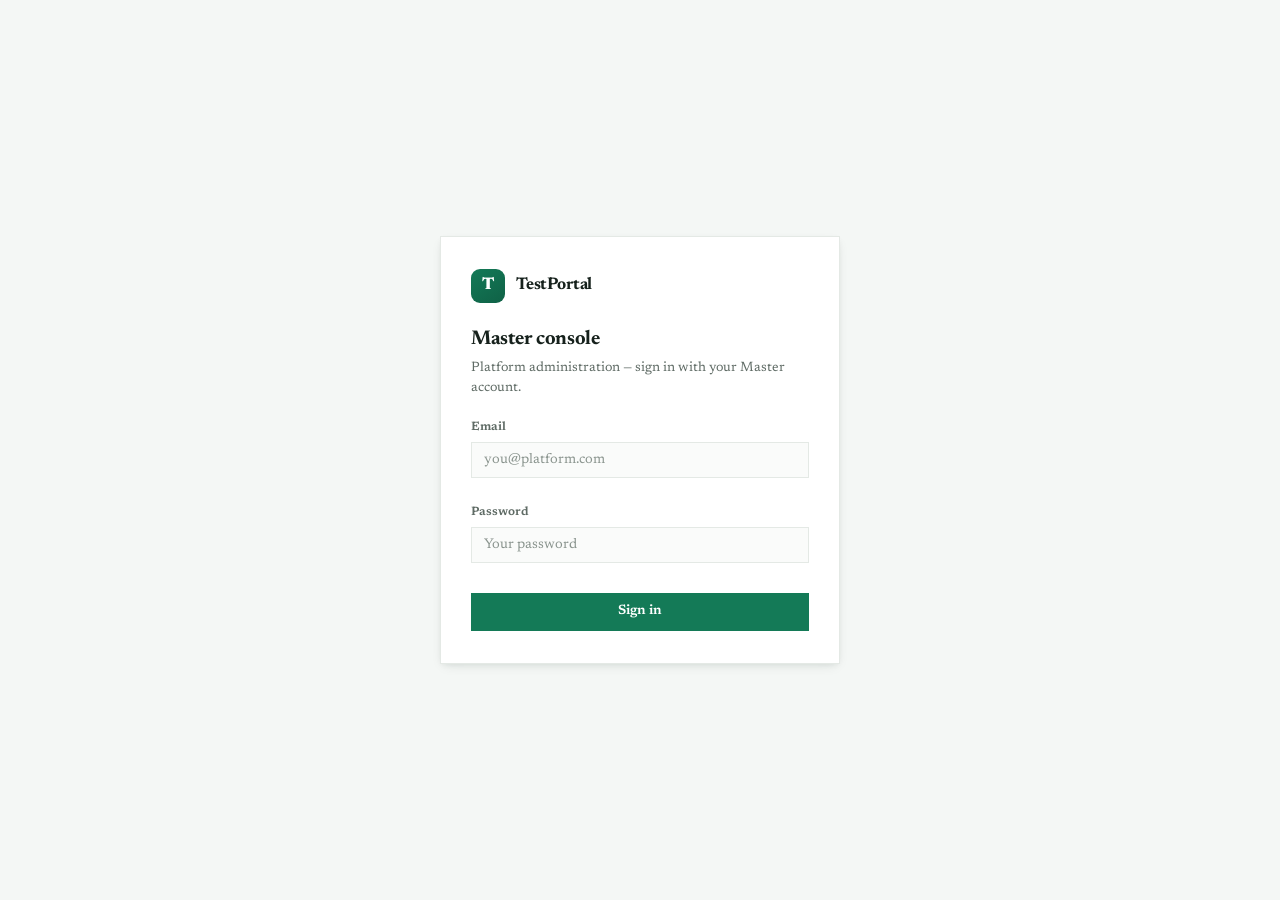
<file: master.html>
<!DOCTYPE html>
<html lang="en">
<head>
<meta charset="UTF-8">
<meta name="viewport" content="width=device-width, initial-scale=1.0">
<title>Master Console</title>
<link rel="stylesheet" href="styles.css">
<script src="ui.js"></script>
<style>
  /* Tokens + buttons + inputs + tags + toast/confirm come from styles.css.
     Below is master-console layout only (mirrors admin.html). */
  *{box-sizing:border-box;}
  html,body{margin:0;padding:0;}
  body{background:var(--bg);font-family:var(--sans);color:var(--text);font-size:14px;line-height:1.45;
    min-height:100vh;-webkit-font-smoothing:antialiased;}
  .hidden{display:none !important;}
  .tnum{font-variant-numeric:tabular-nums;}
  button{font-family:inherit;cursor:pointer;border:none;font-size:13.5px;font-weight:600;
    padding:9px 15px;background:var(--surface-3);color:var(--text);border-radius:0;}
  label{display:block;font-size:12px;font-weight:600;color:var(--muted);margin-bottom:6px;}
  input[type=text],input[type=password],input[type=email],select{margin-bottom:14px;}
  .row{display:flex;gap:14px;flex-wrap:wrap;}
  .row > div{flex:1;min-width:180px;}
  .sub{color:var(--muted);font-size:13.5px;margin:0 0 20px;}
  code{font-family:var(--mono);font-size:12px;color:var(--muted);background:var(--surface-3);padding:2px 7px;}

  /* ---------- Login ---------- */
  #loginScreen{min-height:100vh;display:grid;place-items:center;padding:24px;}
  .login-card{width:100%;max-width:400px;background:var(--surface);border:1px solid var(--border);
    box-shadow:var(--shadow-md);padding:32px 30px;}
  .login-brand{display:flex;align-items:center;gap:11px;margin-bottom:22px;}
  .login-card h2{margin:0 0 4px;font-size:20px;font-weight:700;letter-spacing:-.02em;}
  .login-card .lede{margin:0 0 20px;color:var(--muted);font-size:13.5px;line-height:1.5;}
  .logo{width:34px;height:34px;border-radius:9px;background:linear-gradient(145deg,var(--accent),var(--accent-hover));
    display:grid;place-items:center;color:var(--on-accent);font-weight:800;font-size:17px;flex-shrink:0;}
  .login-brand .nm{font-weight:700;font-size:17px;letter-spacing:-.01em;}
  .err{background:var(--rose-bg);color:var(--rose-tx);font-size:13px;font-weight:500;padding:10px 13px;margin-bottom:14px;}

  /* ---------- App shell ---------- */
  /* Top bar removed entirely (notifications / user / sign-out). */
  .topbar{display:none;}
  .topbar .brand,.topbar .spacer{display:none;}
  .brand{display:flex;align-items:center;gap:10px;font-weight:700;font-size:16px;letter-spacing:-.01em;color:#fff;min-width:0;}
  .brand .logo{width:28px;height:28px;border-radius:8px;font-size:14px;flex-shrink:0;}
  .tag-pill{font-size:11px;font-weight:600;letter-spacing:.04em;text-transform:uppercase;color:#fff;
    background:rgba(255,255,255,.18);border:1px solid rgba(255,255,255,.3);padding:2px 8px;}
  .spacer{flex:1;}
  .who{display:flex;align-items:center;gap:9px;}
  .avatar{width:32px;height:32px;border-radius:50%;background:var(--accent-soft);color:var(--accent);
    display:grid;place-items:center;font-weight:700;font-size:12px;}
  .who .nm{font-size:13px;font-weight:600;line-height:1.1;color:var(--text);}
  .who .role{font-size:11px;color:var(--faint);}
  .link-btn{background:var(--surface);border:1px solid var(--border);color:var(--muted);font-size:13px;font-weight:600;padding:7px 12px;}
  .link-btn:hover{color:var(--text);border-color:var(--border-strong);background:var(--surface-3);}
  .icon-btn{position:relative;width:38px;height:38px;border:1px solid var(--border);background:var(--surface);color:var(--muted);
    display:grid;place-items:center;flex-shrink:0;cursor:pointer;border-radius:8px;box-shadow:var(--shadow-sm,0 1px 3px rgba(0,0,0,.06));}
  .icon-btn:hover{color:var(--text);border-color:var(--border-strong);}
  .notif-badge{position:absolute;top:-6px;right:-6px;min-width:17px;height:17px;padding:0 4px;background:#D64C3F;
    color:#fff;font-size:10px;font-weight:700;display:grid;place-items:center;line-height:1;border-radius:999px;}
  .notif-badge[hidden]{display:none;}

  .shell{display:flex;min-height:100vh;}
  .side-head{display:flex;align-items:center;gap:9px;padding:2px 4px 14px;}
  .nav-toggle{position:absolute;top:18px;right:-13px;width:27px;height:27px;border-radius:50%;padding:0;
    background:#fff;border:1px solid var(--border,#E0E0E0);box-shadow:0 1px 5px rgba(24,34,51,.16);
    display:grid;place-items:center;color:#116ACC;cursor:pointer;z-index:60;}
  .nav-toggle:hover{background:#eef4fd;}
  .nav-toggle svg{width:14px;height:14px;}
  .shell.nav-collapsed .nav-toggle svg{transform:rotate(180deg);}
  .sidebar .foot .foot-out{width:32px;height:32px;flex-shrink:0;border:1px solid rgba(255,255,255,.3);background:rgba(255,255,255,.1);
    color:#fff;border-radius:8px;display:grid;place-items:center;cursor:pointer;}
  .sidebar .foot .foot-out:hover{background:#fff;color:#116ACC;}
  .sidebar .foot .foot-out svg{width:16px;height:16px;}
  .shell.nav-collapsed .sidebar .foot .avatar{display:none;}
  .sidebar{width:222px;flex-shrink:0;background:#116ACC;border-right:1px solid rgba(255,255,255,.14);
    display:flex;flex-direction:column;padding:16px 12px;position:sticky;top:0;height:100vh;color:#fff;transition:width .16s ease;}
  .nav-label{font-size:10.5px;font-weight:700;letter-spacing:.1em;text-transform:uppercase;color:rgba(255,255,255,.6);padding:8px 10px 6px;}
  .nav-item{display:flex;align-items:center;gap:11px;padding:9px 10px;border-radius:8px;color:rgba(255,255,255,.85);font-weight:500;font-size:13.5px;
    margin-bottom:2px;width:100%;text-align:left;background:none;border:none;cursor:pointer;white-space:nowrap;overflow:hidden;}
  .nav-item svg{width:18px;height:18px;flex-shrink:0;stroke-width:1.8;}
  .nav-item:hover{background:rgba(255,255,255,.14);color:#fff;}
  .nav-item.active{background:#fff;color:#116ACC;font-weight:600;}
  .nav-item .cnt{margin-left:auto;font-size:11px;color:rgba(255,255,255,.7);font-variant-numeric:tabular-nums;}
  .nav-item.active .cnt{color:#116ACC;}
  .sidebar .foot{margin-top:auto;border-top:1px solid rgba(255,255,255,.16);padding-top:12px;display:flex;align-items:center;gap:9px;}
  .shell.nav-collapsed .sidebar{width:66px;padding:16px 8px;}
  .shell.nav-collapsed .side-head{justify-content:center;}
  .shell.nav-collapsed .side-head{justify-content:center;padding-bottom:12px;}
  .shell.nav-collapsed .side-head .brand{font-size:0;gap:0;}
  .shell.nav-collapsed .side-head .tag-pill{display:none;}
  .shell.nav-collapsed .nav-label{display:none;}
  .shell.nav-collapsed .nav-item{justify-content:center;gap:0;padding:10px 0;font-size:0;}
  .shell.nav-collapsed .nav-item .cnt{display:none;}
  .shell.nav-collapsed .sidebar .foot{justify-content:center;}
  .shell.nav-collapsed .sidebar .foot > div{display:none;}
  .main{flex:1;min-width:0;padding:24px 30px 70px;}
  .view[hidden]{display:none;}

  .page-head{display:flex;align-items:flex-end;justify-content:space-between;gap:16px;margin-bottom:22px;flex-wrap:wrap;}
  .page-head h1{margin:0;font-size:22px;font-weight:700;letter-spacing:-.02em;}
  .page-head .sub{margin:4px 0 0;}
  .head-actions{display:flex;gap:10px;flex-wrap:wrap;}

  .stat-row{display:grid;grid-template-columns:repeat(4,1fr);gap:12px;margin-bottom:24px;}
  .stat{background:var(--surface);border:1px solid var(--border);padding:15px 16px;box-shadow:var(--shadow-sm);}
  .stat .k{font-size:12px;color:var(--muted);font-weight:500;margin-bottom:7px;}
  .stat .v{font-size:26px;font-weight:700;letter-spacing:-.02em;line-height:1;}

  .card{background:var(--surface);border:1px solid var(--border);box-shadow:var(--shadow-sm);padding:20px 22px;margin-bottom:22px;}
  .card > h2{margin:0 0 16px;font-size:16px;font-weight:650;}
  .table-wrap{overflow-x:auto;}
  table{width:100%;border-collapse:collapse;font-size:13.5px;}
  th{text-align:left;font-size:11px;font-weight:700;letter-spacing:.05em;text-transform:uppercase;color:var(--faint);
    padding:9px 10px;border-bottom:1px solid var(--border);}
  td{padding:12px 10px;border-bottom:1px solid var(--border);vertical-align:middle;}
  tr:last-child td{border-bottom:none;}
  tbody tr:hover{background:var(--surface-2);}
  .row-check,.head-check{width:auto;margin:0;cursor:pointer;}

  .tag{font-size:11px;font-weight:600;letter-spacing:.02em;padding:3px 9px;display:inline-block;text-transform:capitalize;}
  .tag.active{background:var(--accent-soft);color:var(--accent);}
  .tag.suspended{background:var(--amber-bg);color:var(--amber-tx);}

  /* Toolbar (search / filter / sort / bulk actions) — mirrors admin */
  .list-toolbar{display:flex;align-items:flex-end;gap:14px;flex-wrap:wrap;padding-bottom:14px;margin-bottom:8px;border-bottom:1px solid var(--border);}
  .list-toolbar.bulk-active{border-bottom:none;padding-bottom:0;margin-bottom:16px;}
  .list-controls{display:flex;align-items:center;gap:10px;flex:1;flex-wrap:wrap;}
  .list-controls.hidden{display:none;}
  .list-search{display:flex;align-items:center;gap:9px;background:var(--surface-2);border:1px solid var(--border);
    padding:9px 12px;min-width:260px;max-width:420px;flex:1;color:var(--muted);}
  .list-search input{border:none;background:none;padding:0;margin:0;font-size:14px;width:100%;color:var(--text);}
  .list-search input:focus{outline:none;}
  .toolbar-btn{display:inline-flex;align-items:center;gap:7px;padding:9px 13px;font-size:13.5px;white-space:nowrap;}
  .toolbar-btn svg{width:15px;height:15px;flex-shrink:0;}
  .toolbar-btn.active{border-color:var(--accent);color:var(--accent);}
  .dropdown{position:relative;}
  .dropdown-menu{position:absolute;top:calc(100% + 6px);right:0;background:var(--surface);border:1px solid var(--border);
    box-shadow:var(--shadow-md);z-index:40;min-width:170px;display:flex;flex-direction:column;padding:5px;}
  .dropdown-menu.hidden{display:none;}
  .dropdown-menu button{background:none;border:none;text-align:left;padding:9px 12px;font-size:13.5px;font-weight:500;color:var(--text);}
  .dropdown-menu button:hover{background:var(--surface-3);}
  .dropdown-menu button.sel{color:var(--accent);font-weight:600;}

  .bulk-bar{display:flex;align-items:center;gap:4px;width:100%;flex-wrap:wrap;background:var(--surface);
    border:1px solid var(--border);border-left:3px solid var(--accent);box-shadow:var(--shadow-sm);padding:6px 8px 6px 14px;}
  .bulk-bar.hidden{display:none;}
  .bulk-count{font-size:13.5px;font-weight:600;color:var(--text);white-space:nowrap;padding-right:4px;}
  .bulk-count b{color:var(--accent);font-size:15px;margin-right:2px;}
  .util-divider{width:1px;align-self:stretch;background:var(--border);margin:5px 6px;}
  .util-actions{display:flex;align-items:center;gap:2px;flex-wrap:wrap;}
  .util-btn{background:none;border:none;display:inline-flex;align-items:center;gap:7px;padding:7px 11px;
    font-size:13.5px;font-weight:600;color:var(--text);cursor:pointer;white-space:nowrap;}
  .util-btn svg{width:15px;height:15px;flex-shrink:0;}
  .util-btn:hover{background:var(--surface-3);}
  .util-btn-danger:hover{color:var(--rose-tx);background:var(--rose-bg);}
  .util-close{margin-left:auto;background:none;border:none;color:var(--muted);padding:7px;cursor:pointer;display:inline-flex;align-items:center;}
  .util-close svg{width:16px;height:16px;}
  .util-close:hover{color:var(--text);background:var(--surface-3);}

  .muted-note{color:var(--muted);font-size:13px;}
  .empty-cell{color:var(--muted);font-size:13px;padding:14px 10px;}

  /* Flat corners everywhere (avatar + logo stay round) */
  .login-card,.stat,.card,.nav-item,.tag,.tag-pill,.icon-btn,.notif-badge,.bulk-bar,.dropdown-menu,.list-search,
  input,select,button,.err,code{ border-radius:0; }

  @media (max-width:820px){ .sidebar{display:none;} .main{padding:20px 16px 60px;} .stat-row{grid-template-columns:repeat(2,1fr);} }
  @media (max-width:560px){ .who .nm,.who .role{display:none;} }
</style>
</head>
<body>

<!-- ============ LOGIN ============ -->
<div id="loginScreen">
  <div class="login-card">
    <div class="login-brand"><span class="logo">T</span><span class="nm">TestPortal</span></div>
    <h2>Master console</h2>
    <p class="lede">Platform administration — sign in with your Master account.</p>
    <div class="err hidden" id="loginError"></div>
    <form id="loginForm">
      <label for="masterEmail">Email</label>
      <input type="text" id="masterEmail" autocomplete="username" placeholder="you@platform.com">
      <label for="masterPass" style="margin-top:12px;">Password</label>
      <input type="password" id="masterPass" autocomplete="current-password" placeholder="Your password">
      <button type="submit" class="primary" style="width:100%;margin-top:16px;">Sign in</button>
    </form>
  </div>
</div>

<!-- ============ APP ============ -->
<div id="app" class="hidden">
  <div class="topbar">
    <button class="icon-btn" id="btnNotif" aria-label="Notifications">
      <svg width="18" height="18" viewBox="0 0 24 24" fill="none" stroke="currentColor" stroke-width="1.8"><path d="M6 8a6 6 0 1 1 12 0c0 7 3 9 3 9H3s3-2 3-9"/><path d="M10.3 21a1.9 1.9 0 0 0 3.4 0"/></svg>
      <span class="notif-badge" id="notifBadge" hidden>0</span>
    </button>
    <div class="who">
      <div class="avatar">MA</div>
      <div><div class="nm">Master admin</div><div class="role">Platform owner</div></div>
    </div>
  </div>

  <div class="shell" id="shell">
    <aside class="sidebar">
      <div class="side-head">
        <button class="nav-toggle" id="navToggle" aria-label="Collapse menu"><svg viewBox="0 0 24 24" fill="none" stroke="currentColor" stroke-width="2.4" stroke-linecap="round" stroke-linejoin="round"><path d="M15 18l-6-6 6-6"/></svg></button>
        <div class="brand"><span class="logo">T</span>TestPortal<span class="tag-pill">Master</span></div>
      </div>
      <div class="nav-label">Platform</div>
      <button class="nav-item active" data-view="overview">
        <svg viewBox="0 0 24 24" fill="none" stroke="currentColor"><path d="M4 4h7v7H4zM13 4h7v4h-7zM13 12h7v8h-7zM4 15h7v5H4z"/></svg>
        Overview
      </button>
      <button class="nav-item" data-view="orgs">
        <svg viewBox="0 0 24 24" fill="none" stroke="currentColor"><path d="M3 21h18"/><path d="M5 21V5a1 1 0 0 1 1-1h8a1 1 0 0 1 1 1v16"/><path d="M15 21V9h3a1 1 0 0 1 1 1v11"/><path d="M9 8h2M9 12h2M9 16h2"/></svg>
        Organizations<span class="cnt" id="navOrgsCount"></span>
      </button>
      <button class="nav-item" data-view="admins">
        <svg viewBox="0 0 24 24" fill="none" stroke="currentColor"><circle cx="9" cy="8" r="3.2"/><path d="M3 20c0-3.3 2.7-5.5 6-5.5s6 2.2 6 5.5"/><path d="M17 7.5a3 3 0 0 1 0 5.6M21 20c0-2.4-1.2-4.2-3-5"/></svg>
        Admins<span class="cnt" id="navAdminsCount"></span>
      </button>
      <div class="nav-label" style="margin-top:10px;">Setup</div>
      <button class="nav-item" data-view="roles">
        <svg viewBox="0 0 24 24" fill="none" stroke="currentColor"><path d="M12 2l7 4v6c0 5-3.5 8-7 10-3.5-2-7-5-7-10V6l7-4Z"/><path d="M9 12l2 2 4-4"/></svg>
        Roles &amp; permissions
      </button>
      <button class="nav-item" data-view="settings">
        <svg viewBox="0 0 24 24" fill="none" stroke="currentColor"><circle cx="12" cy="12" r="3"/><path d="M19 12a7 7 0 0 0-.1-1.3l2-1.5-2-3.4-2.3 1a7 7 0 0 0-2.2-1.3L14 2h-4l-.3 2.2a7 7 0 0 0-2.2 1.3l-2.3-1-2 3.4 2 1.5A7 7 0 0 0 5 12c0 .4 0 .9.1 1.3l-2 1.5 2 3.4 2.3-1a7 7 0 0 0 2.2 1.3L10 22h4l.3-2.2a7 7 0 0 0 2.2-1.3l2.3 1 2-3.4-2-1.5c.1-.4.1-.9.1-1.3Z"/></svg>
        Platform settings
      </button>
      <div class="foot">
        <div class="avatar">MA</div>
        <div style="flex:1;min-width:0;"><div class="nm" style="font-size:12.5px;font-weight:600;">Master admin</div></div>
        <button class="foot-out" id="btnSignOut" title="Sign out" aria-label="Sign out"><svg viewBox="0 0 24 24" fill="none" stroke="currentColor" stroke-width="1.9" stroke-linecap="round" stroke-linejoin="round"><path d="M9 21H5a2 2 0 0 1-2-2V5a2 2 0 0 1 2-2h4"/><path d="M16 17l5-5-5-5M21 12H9"/></svg></button>
      </div>
    </aside>

    <main class="main">
      <!-- OVERVIEW -->
      <section class="view" id="view-overview">
        <div class="page-head"><div><h1>Platform overview</h1><p class="sub">Everything across every organization.</p></div></div>
        <div class="stat-row">
          <div class="stat"><div class="k">Organizations</div><div class="v tnum" id="statOrgs">0</div></div>
          <div class="stat"><div class="k">Admins</div><div class="v tnum" id="statAdmins">0</div></div>
          <div class="stat"><div class="k">Users</div><div class="v tnum" id="statUsers">0</div></div>
          <div class="stat"><div class="k">Tests</div><div class="v tnum" id="statTests">0</div></div>
        </div>
        <div class="card">
          <h2>Newest organizations</h2>
          <div class="table-wrap">
            <table>
              <thead><tr><th>Organization</th><th>Slug</th><th>Status</th><th>Users</th><th>Tests</th><th>Created</th></tr></thead>
              <tbody id="recentOrgsBody"></tbody>
            </table>
          </div>
        </div>
      </section>

      <!-- ORGANIZATIONS -->
      <section class="view" id="view-orgs" hidden>
        <div class="page-head">
          <div><h1>Organizations</h1><p class="sub">Each organization has its own admins, users, and tests.</p></div>
          <div class="head-actions"><button class="primary" id="btnCreateOrg">+ Create organization</button></div>
        </div>
        <div class="card">
          <div class="list-toolbar" id="orgsToolbar">
            <div class="list-controls" id="orgControls">
              <div class="list-search">
                <svg width="15" height="15" viewBox="0 0 24 24" fill="none" stroke="currentColor" stroke-width="2"><circle cx="11" cy="11" r="7"/><path d="m21 21-4.3-4.3"/></svg>
                <input type="text" id="orgSearch" placeholder="Search by name or slug…">
              </div>
              <div class="dropdown">
                <button type="button" class="ghost toolbar-btn" id="btnOrgFilter">
                  <svg viewBox="0 0 24 24" fill="none" stroke="currentColor" stroke-width="2" stroke-linecap="round" stroke-linejoin="round"><path d="M3 5h18l-7 8v6l-4-2v-4Z"/></svg>Filter
                </button>
                <div class="dropdown-menu hidden" id="orgFilterMenu">
                  <button type="button" data-ofilter="all">All statuses</button>
                  <button type="button" data-ofilter="active">Active</button>
                  <button type="button" data-ofilter="suspended">Suspended</button>
                </div>
              </div>
              <div class="dropdown">
                <button type="button" class="ghost toolbar-btn" id="btnOrgSort">
                  <svg viewBox="0 0 24 24" fill="none" stroke="currentColor" stroke-width="2" stroke-linecap="round" stroke-linejoin="round"><path d="M3 6h12M3 12h8M3 18h5"/><path d="M17 9l3-3 3 3M20 6v12"/></svg>Sort by
                </button>
                <div class="dropdown-menu hidden" id="orgSortMenu">
                  <button type="button" data-osort="none">Default order</button>
                  <button type="button" data-osort="name">Name</button>
                  <button type="button" data-osort="users">Users</button>
                  <button type="button" data-osort="tests">Tests</button>
                  <button type="button" data-osort="created">Created</button>
                </div>
              </div>
            </div>
            <div id="orgsBulkBar" class="bulk-bar hidden">
              <span class="bulk-count"><b id="orgsBulkCount">0</b> selected</span>
              <span class="util-divider"></span>
              <div class="util-actions">
                <button type="button" class="util-btn util-btn-danger" id="orgsBulkDelete">
                  <svg viewBox="0 0 24 24" fill="none" stroke="currentColor" stroke-width="2" stroke-linecap="round" stroke-linejoin="round"><path d="M3 6h18"/><path d="M8 6V4h8v2"/><path d="M19 6l-1 14H6L5 6"/></svg>Delete
                </button>
              </div>
              <button type="button" class="util-close" id="orgsBulkClose" aria-label="Clear selection">
                <svg viewBox="0 0 24 24" fill="none" stroke="currentColor" stroke-width="2" stroke-linecap="round" stroke-linejoin="round"><path d="M6 6l12 12M18 6 6 18"/></svg>
              </button>
            </div>
          </div>
          <div class="table-wrap">
            <table id="orgsTable">
              <thead><tr><th style="width:1%;"><input type="checkbox" class="head-check" id="selectAllOrgs"></th><th>Organization</th><th>Slug</th><th>Status</th><th>Admins</th><th>Learners</th><th>Tests</th><th>Created</th><th></th></tr></thead>
              <tbody id="orgsBody"></tbody>
            </table>
          </div>
        </div>

        <!-- Org editor -->
        <div id="orgEditor" class="card hidden">
          <h2 id="orgEditorTitle">New organization</h2>
          <div id="orgNotice"></div>
          <div class="row">
            <div><label for="o_name">Organization name</label><input type="text" id="o_name" placeholder="e.g. Acme Corp"></div>
            <div><label for="o_slug">Slug (portal URL)</label><input type="text" id="o_slug" placeholder="e.g. acme"></div>
          </div>
          <div id="orgLogoSection" style="margin:4px 0 14px;">
            <label>Company logo <span class="sub" style="font-weight:400;">— shown in this organization's console</span></label>
            <div style="display:flex;align-items:center;gap:14px;margin-top:6px;">
              <span id="o_logoPreview" class="logo" style="width:44px;height:44px;font-size:18px;overflow:hidden;background:var(--surface-3);color:var(--muted);"></span>
              <input type="file" id="o_logoFile" accept="image/png,image/jpeg,image/webp,image/svg+xml" style="display:none;">
              <button type="button" class="ghost small" id="o_logoPick">Upload logo…</button>
              <button type="button" class="ghost small" id="o_logoClear" hidden>Remove</button>
              <span id="o_logoNote" class="sub"></span>
            </div>
          </div>
          <div class="sub" style="margin:2px 0 10px;">Role seat limits — the most of each role this org's admin may create:</div>
          <div class="row">
            <div><label for="o_lim_admin">Admins</label><input type="number" id="o_lim_admin" min="0" value="2"></div>
            <div><label for="o_lim_userAdmin">User Admins</label><input type="number" id="o_lim_userAdmin" min="0" value="2"></div>
            <div><label for="o_lim_coach">Coaches</label><input type="number" id="o_lim_coach" min="0" value="10"></div>
          </div>
          <div class="row">
            <div><label for="o_lim_contributor">Contributors</label><input type="number" id="o_lim_contributor" min="0" value="20"></div>
            <div><label for="o_lim_learner">Learners</label><input type="number" id="o_lim_learner" min="0" value="200"></div>
            <div></div>
          </div>
          <div id="orgAdminSection">
            <div class="sub" style="margin:2px 0 14px;">Create the organization's first admin:</div>
            <div class="row">
              <div><label for="o_adminName">Admin name</label><input type="text" id="o_adminName" placeholder="e.g. Dana Reeves"></div>
              <div><label for="o_adminEmail">Admin email</label><input type="email" id="o_adminEmail" placeholder="e.g. dana@acme.com"></div>
            </div>
            <label for="o_adminPass">Admin password</label>
            <input type="text" id="o_adminPass" placeholder="Set a password">
          </div>
          <div class="head-actions" style="justify-content:flex-end;margin-top:6px;">
            <button class="ghost" id="btnCancelOrg">Cancel</button>
            <button class="primary" id="btnSaveOrg">Create organization</button>
          </div>
        </div>
      </section>

      <!-- ADMINS -->
      <section class="view" id="view-admins" hidden>
        <div class="page-head">
          <div><h1>Admins</h1><p class="sub">Everyone who administers an organization.</p></div>
          <div class="head-actions"><button class="primary" id="btnCreateAdmin">+ Create admin</button></div>
        </div>
        <div class="card">
          <div class="list-toolbar" id="adminsToolbar">
            <div class="list-controls" id="adminControls">
              <div class="list-search">
                <svg width="15" height="15" viewBox="0 0 24 24" fill="none" stroke="currentColor" stroke-width="2"><circle cx="11" cy="11" r="7"/><path d="m21 21-4.3-4.3"/></svg>
                <input type="text" id="adminSearch" placeholder="Search by name or email…">
              </div>
              <div class="dropdown">
                <button type="button" class="ghost toolbar-btn" id="btnAdminFilter">
                  <svg viewBox="0 0 24 24" fill="none" stroke="currentColor" stroke-width="2" stroke-linecap="round" stroke-linejoin="round"><path d="M3 5h18l-7 8v6l-4-2v-4Z"/></svg>Filter
                </button>
                <div class="dropdown-menu hidden" id="adminFilterMenu"></div>
              </div>
              <div class="dropdown">
                <button type="button" class="ghost toolbar-btn" id="btnAdminSort">
                  <svg viewBox="0 0 24 24" fill="none" stroke="currentColor" stroke-width="2" stroke-linecap="round" stroke-linejoin="round"><path d="M3 6h12M3 12h8M3 18h5"/><path d="M17 9l3-3 3 3M20 6v12"/></svg>Sort by
                </button>
                <div class="dropdown-menu hidden" id="adminSortMenu">
                  <button type="button" data-asort="none">Default order</button>
                  <button type="button" data-asort="name">Name</button>
                  <button type="button" data-asort="org">Organization</button>
                  <button type="button" data-asort="created">Created</button>
                </div>
              </div>
            </div>
            <div id="adminsBulkBar" class="bulk-bar hidden">
              <span class="bulk-count"><b id="adminsBulkCount">0</b> selected</span>
              <span class="util-divider"></span>
              <div class="util-actions">
                <button type="button" class="util-btn util-btn-danger" id="adminsBulkDelete">
                  <svg viewBox="0 0 24 24" fill="none" stroke="currentColor" stroke-width="2" stroke-linecap="round" stroke-linejoin="round"><path d="M3 6h18"/><path d="M8 6V4h8v2"/><path d="M19 6l-1 14H6L5 6"/></svg>Delete
                </button>
              </div>
              <button type="button" class="util-close" id="adminsBulkClose" aria-label="Clear selection">
                <svg viewBox="0 0 24 24" fill="none" stroke="currentColor" stroke-width="2" stroke-linecap="round" stroke-linejoin="round"><path d="M6 6l12 12M18 6 6 18"/></svg>
              </button>
            </div>
          </div>
          <div class="table-wrap">
            <table id="adminsTable">
              <thead><tr><th style="width:1%;"><input type="checkbox" class="head-check" id="selectAllAdmins"></th><th>Name</th><th>Email</th><th>Organization</th><th>Status</th><th>Created</th><th></th></tr></thead>
              <tbody id="adminsBody"></tbody>
            </table>
          </div>
        </div>

        <!-- Admin editor -->
        <div id="adminEditor" class="card hidden">
          <h2>New admin</h2>
          <div id="adminNotice"></div>
          <div class="row">
            <div><label for="a_name">Name</label><input type="text" id="a_name" placeholder="e.g. Jordan Lee"></div>
            <div><label for="a_email">Email</label><input type="email" id="a_email" placeholder="e.g. jordan@acme.com"></div>
          </div>
          <div class="row">
            <div><label for="a_org">Organization</label><select id="a_org"></select></div>
            <div><label for="a_pass">Password</label><input type="text" id="a_pass" placeholder="Set a password"></div>
          </div>
          <div class="head-actions" style="justify-content:flex-end;margin-top:6px;">
            <button class="ghost" id="btnCancelAdmin">Cancel</button>
            <button class="primary" id="btnSaveAdmin">Create admin</button>
          </div>
        </div>
      </section>

      <!-- SETTINGS -->
      <!-- ROLES & PERMISSIONS -->
      <section class="view" id="view-roles" hidden>
        <div class="page-head">
          <div><h1>Roles &amp; permissions</h1><p class="sub">Choose what each role can do. Edit the platform default, or override a single organization.</p></div>
          <div class="head-actions"><button class="primary" id="btnSaveRoles">Save changes</button></div>
        </div>
        <div class="card" style="margin-bottom:14px;">
          <label style="display:block;font-size:12.5px;color:var(--muted);margin-bottom:6px;">Editing permissions for</label>
          <select id="roleScope" style="min-width:280px;"></select>
          <span id="roleScopeHint" class="muted-note" style="margin-left:12px;"></span>
        </div>
        <div id="rolesNotice"></div>
        <div class="card">
          <div class="table-wrap">
            <table id="rolesTable">
              <thead id="rolesHead"></thead>
              <tbody id="rolesBody"></tbody>
            </table>
          </div>
          <p class="muted-note" style="margin-top:14px;">The Master (you) always has full control and isn't listed. Tip: keep <b>Learn</b> on for anyone who takes courses. Saving for an organization overrides the platform default <i>for that org only</i>.</p>
        </div>
      </section>

      <section class="view" id="view-settings" hidden>
        <div class="page-head"><div><h1>Platform settings</h1><p class="sub">Global configuration for the whole platform.</p></div></div>
        <div class="card">
          <h2>General</h2>
          <div class="row">
            <div><label for="s_name">Platform name</label><input type="text" id="s_name" value="TestPortal"></div>
            <div><label for="s_domain">Primary domain</label><input type="text" id="s_domain" placeholder="tests.yourdomain.com"></div>
          </div>
          <p class="muted-note">These are placeholders in the scaffold. Master-admin bootstrap, billing, and audit logs are wired up during the multi-tenant backend migration.</p>
          <div class="head-actions" style="justify-content:flex-end;"><button class="primary" onclick="toast('Settings saved (demo)','success')">Save</button></div>
        </div>
      </section>
    </main>
  </div>
</div>

<script>
/* ============================================================
   Master console — wired to the live LMS API (Cloudflare Worker).
   Organizations + admins load from / write to the backend.
   ============================================================ */
const API = 'https://lms-api.manish-eknath.workers.dev';
const TKEY = 'masterToken';
let TOKEN = sessionStorage.getItem(TKEY) || '';

const ROLE_LIMS = ['admin','userAdmin','coach','contributor','learner'];
const defaultLimits = () => ({ admin:2, userAdmin:2, coach:10, contributor:20, learner:200 });
let ORGS = [];
let ADMINS = [];

async function api(path, opts){
  opts = opts || {};
  const headers = Object.assign({ 'content-type':'application/json' }, opts.headers || {});
  if (TOKEN) headers['authorization'] = 'Bearer ' + TOKEN;
  let data;
  try{ const res = await fetch(API + path, Object.assign({}, opts, { headers })); data = await res.json(); }
  catch(e){ data = { ok:false, error:'network' }; }
  return data;
}
// UI uses camelCase role keys; the API uses snake_case.
function limitsToApi(l){ return { admin:l.admin, user_admin:l.userAdmin, coach:l.coach, contributor:l.contributor, learner:l.learner }; }
function limitsFromApi(l){ l = l || {}; return { admin:l.admin||0, userAdmin:l.user_admin||0, coach:l.coach||0, contributor:l.contributor||0, learner:l.learner||0 }; }
function normOrg(o){ return { id:o.id, name:o.name, slug:o.slug, status:o.status, logo:o.logo||null,
  admins:(o.counts&&o.counts.admin)||0, users:(o.counts&&o.counts.learner)||0, tests:o.assessments||0,
  createdAt:(o.created_at||'').slice(0,10), limits:limitsFromApi(o.limits) }; }
function normAdmin(a){ return { id:a.id, name:a.name, email:a.email, org:a.org, orgSlug:a.org_slug,
  status:a.status, createdAt:(a.created_at||'').slice(0,10) }; }

/* ---------- Auth ---------- */
document.getElementById('loginForm').addEventListener('submit', async (e) => {
  e.preventDefault();
  const err = document.getElementById('loginError'); err.classList.add('hidden');
  const identifier = document.getElementById('masterEmail').value.trim();
  const password = document.getElementById('masterPass').value;
  if (!identifier || !password){ err.textContent = 'Enter your email and password.'; err.classList.remove('hidden'); return; }
  const data = await api('/api/auth/login', { method:'POST', body: JSON.stringify({ identifier, password }) });
  if (!data.ok || !data.token){ err.textContent = data.error==='invalid_login' ? 'Wrong email or password.' : ('Sign-in failed: ' + (data.error||'error')); err.classList.remove('hidden'); return; }
  if (data.account.role !== 'master'){ err.textContent = 'That account is not a Master account.'; err.classList.remove('hidden'); return; }
  TOKEN = data.token; sessionStorage.setItem(TKEY, TOKEN);
  showApp();
});
document.getElementById('btnSignOut').addEventListener('click', () => { sessionStorage.removeItem(TKEY); TOKEN = ''; location.reload(); });

/* Collapsible sidebar (icons only when collapsed) — persisted. */
(function(){
  const shell = document.getElementById('shell'), toggle = document.getElementById('navToggle');
  if (!shell || !toggle) return;
  if (localStorage.getItem('navCollapsed') === '1') shell.classList.add('nav-collapsed');
  toggle.addEventListener('click', () => {
    shell.classList.toggle('nav-collapsed');
    localStorage.setItem('navCollapsed', shell.classList.contains('nav-collapsed') ? '1' : '0');
  });
})();
async function showApp(){
  document.getElementById('loginScreen').classList.add('hidden');
  document.getElementById('app').classList.remove('hidden');
  await loadData();
  switchView('overview');
}
async function loadData(){
  const [o, a] = await Promise.all([ api('/api/master/orgs'), api('/api/master/admins') ]);
  if (o && (o.error==='no_token' || o.error==='unauthorized' || o.error==='bad_token' || o.error==='expired')){
    sessionStorage.removeItem(TKEY); location.reload(); return;
  }
  ORGS = (o && o.ok) ? (o.orgs||[]).map(normOrg) : [];
  ADMINS = (a && a.ok) ? (a.admins||[]).map(normAdmin) : [];
  renderAll();
}
(async function autoLogin(){ if (TOKEN) await showApp(); })();

/* ---------- View switching ---------- */
function switchView(view){
  document.querySelectorAll('.sidebar .nav-item').forEach(b => b.classList.toggle('active', b.dataset.view === view));
  ['overview','orgs','admins','roles','settings'].forEach(v => { const el = document.getElementById('view-'+v); if (el) el.hidden = (v !== view); });
  closeSheet(); // close any open editor popup when navigating
  if (view === 'overview') renderOverview();
  if (view === 'orgs') renderOrgs();
  if (view === 'admins') renderAdmins();
  if (view === 'roles') renderRolesEditor();
}

/* ---------- Roles & permissions editor ---------- */
const CAP_LABELS = {
  manage_users: 'Manage users', assign_roles: 'Assign roles', manage_groups: 'Manage groups',
  manage_content: 'Manage courses & tests', edit_assigned_content: 'Edit assigned content',
  enroll: 'Assign / enroll', grade: 'Grade & results', manage_org_settings: 'Org settings',
  learn: 'Learn (take courses/tests)',
};
const ROLE_LABELS = { admin:'Admin', user_admin:'User Admin', coach:'Coach', contributor:'Contributor', learner:'Learner' };
let ROLES_MATRIX = null, ALL_CAPS = [], ROLE_SCOPE = '';  // '' = platform default; else an org id
// Fill the scope dropdown from the loaded orgs (only when it changes).
function buildScopeOptions(){
  const sel = document.getElementById('roleScope');
  const cur = sel.value;
  sel.innerHTML = '<option value="">Platform default (all organizations)</option>' +
    ORGS.map(o => '<option value="'+esc(o.id)+'">'+esc(o.name)+' — override</option>').join('');
  sel.value = cur || ROLE_SCOPE || '';
}
async function renderRolesEditor(){
  buildScopeOptions();
  const scope = document.getElementById('roleScope').value || '';
  ROLE_SCOPE = scope;
  document.getElementById('roleScopeHint').textContent = scope
    ? 'Overrides just this organization.' : 'The template every organization inherits until you override it.';
  const data = await api('/api/master/roles' + (scope ? ('?org=' + encodeURIComponent(scope)) : ''));
  if (!data.ok){ document.getElementById('rolesNotice').innerHTML = '<div class="err">Could not load roles: '+(data.error||'error')+'</div>'; return; }
  ROLES_MATRIX = data.roles; ALL_CAPS = data.allCaps;
  const roles = Object.keys(ROLE_LABELS);
  document.getElementById('rolesHead').innerHTML =
    '<tr><th>Capability</th>' + roles.map(r => '<th style="text-align:center;">'+esc(ROLE_LABELS[r])+'</th>').join('') + '</tr>';
  document.getElementById('rolesBody').innerHTML = ALL_CAPS.map(cap =>
    '<tr><td>'+esc(CAP_LABELS[cap]||cap)+'</td>' +
    roles.map(r => '<td style="text-align:center;"><input type="checkbox" class="rp" data-role="'+r+'" data-cap="'+cap+'" style="width:auto;margin:0;"'+
      ((ROLES_MATRIX[r]||[]).includes(cap) ? ' checked' : '')+'></td>').join('') + '</tr>').join('');
}
document.getElementById('roleScope').addEventListener('change', renderRolesEditor);
document.getElementById('btnSaveRoles').addEventListener('click', async () => {
  const roles = {};
  Object.keys(ROLE_LABELS).forEach(r => roles[r] = []);
  document.querySelectorAll('#rolesBody .rp:checked').forEach(cb => roles[cb.dataset.role].push(cb.dataset.cap));
  const scope = document.getElementById('roleScope').value || '';
  const d = await api('/api/master/roles', { method:'PUT', body: JSON.stringify({ orgId: scope, roles }) });
  if (d.ok){ toast(scope ? 'Saved for this organization' : 'Platform default saved','success'); document.getElementById('rolesNotice').innerHTML=''; }
  else document.getElementById('rolesNotice').innerHTML = '<div class="err">Could not save: '+(d.error||'error')+'</div>';
});
document.querySelectorAll('.sidebar .nav-item').forEach(b => b.addEventListener('click', () => switchView(b.dataset.view)));

function renderAll(){ renderOverview(); renderOrgs(); renderAdmins(); updateNavCounts(); }
function updateNavCounts(){
  document.getElementById('navOrgsCount').textContent = ORGS.length || '';
  document.getElementById('navAdminsCount').textContent = ADMINS.length || '';
}

/* ---------- Overview ---------- */
function renderOverview(){
  const users = ORGS.reduce((n,o)=>n+o.users,0);
  const tests = ORGS.reduce((n,o)=>n+o.tests,0);
  const set = (id,v)=>{ const el=document.getElementById(id); if(el) el.textContent=v; };
  set('statOrgs', ORGS.length); set('statAdmins', ADMINS.length); set('statUsers', users); set('statTests', tests);
  const recent = ORGS.slice().sort((a,b)=> b.createdAt.localeCompare(a.createdAt)).slice(0,5);
  document.getElementById('recentOrgsBody').innerHTML = recent.map(o =>
    '<tr><td><b>'+esc(o.name)+'</b></td><td><code>'+esc(o.slug)+'</code></td>'+
    '<td><span class="tag '+o.status+'">'+o.status+'</span></td>'+
    '<td class="tnum">'+o.users+'</td><td class="tnum">'+o.tests+'</td>'+
    '<td style="color:var(--muted);font-size:12px;">'+esc(o.createdAt)+'</td></tr>').join('');
  updateNavCounts();
}

/* ---------- Organizations ---------- */
const SEL_ORGS = new Set();
let ORG_SEARCH='', ORG_FILTER='all', ORG_SORT='none';
function orgRows(){
  const q = ORG_SEARCH.trim().toLowerCase();
  let rows = ORGS.filter(o => !q || o.name.toLowerCase().includes(q) || o.slug.toLowerCase().includes(q));
  if (ORG_FILTER !== 'all') rows = rows.filter(o => o.status === ORG_FILTER);
  if (ORG_SORT !== 'none') rows = rows.slice().sort((a,b) =>
    ORG_SORT==='name' ? a.name.localeCompare(b.name) :
    ORG_SORT==='users' ? b.users - a.users :
    ORG_SORT==='tests' ? b.tests - a.tests :
    ORG_SORT==='created' ? b.createdAt.localeCompare(a.createdAt) : 0);
  return rows;
}
function renderOrgs(){
  [...SEL_ORGS].forEach(id => { if (!ORGS.some(o=>o.id===id)) SEL_ORGS.delete(id); });
  const rows = orgRows();
  const body = document.getElementById('orgsBody');
  body.innerHTML = rows.length ? rows.map(o =>
    '<tr><td><input type="checkbox" class="row-check" data-id="'+o.id+'"'+(SEL_ORGS.has(o.id)?' checked':'')+'></td>'+
    '<td><b>'+esc(o.name)+'</b></td><td><code>'+esc(o.slug)+'</code></td>'+
    '<td><span class="tag '+o.status+'">'+o.status+'</span></td>'+
    '<td class="tnum">'+o.admins+' <span style="color:var(--faint);">/ '+(o.limits?o.limits.admin:'–')+'</span></td>'+
    '<td class="tnum">'+o.users+' <span style="color:var(--faint);">/ '+(o.limits?o.limits.learner:'–')+'</span></td>'+
    '<td class="tnum">'+o.tests+'</td>'+
    '<td style="color:var(--muted);font-size:12px;">'+esc(o.createdAt)+'</td>'+
    '<td style="white-space:nowrap;"><button class="ghost small" data-oact="manage" data-id="'+o.id+'">Manage</button>'+
    '<button class="danger small" data-oact="delete" data-id="'+o.id+'">Delete</button></td></tr>').join('')
    : '<tr><td colspan="9" class="empty-cell">'+((ORG_SEARCH||ORG_FILTER!=='all')?'No organizations match the current filters.':'No organizations yet.')+'</td></tr>';
  updateOrgsBulk();
  updateNavCounts();
}
function updateOrgsBulk(){
  const n = SEL_ORGS.size;
  document.getElementById('orgsBulkCount').textContent = n;
  document.getElementById('orgsBulkBar').classList.toggle('hidden', n === 0);
  document.getElementById('orgControls').classList.toggle('hidden', n > 0);
  document.getElementById('orgsToolbar').classList.toggle('bulk-active', n > 0);
  const all = document.querySelectorAll('#orgsBody .row-check');
  const sa = document.getElementById('selectAllOrgs');
  sa.checked = all.length>0 && n===all.length; sa.indeterminate = n>0 && n<all.length;
}
document.getElementById('orgsBody').addEventListener('change', (e) => {
  const cb = e.target.closest('.row-check'); if (!cb) return;
  if (cb.checked) SEL_ORGS.add(cb.dataset.id); else SEL_ORGS.delete(cb.dataset.id);
  updateOrgsBulk();
});
document.getElementById('selectAllOrgs').addEventListener('change', (e) => {
  SEL_ORGS.clear();
  document.querySelectorAll('#orgsBody .row-check').forEach(c => { c.checked = e.target.checked; if (e.target.checked) SEL_ORGS.add(c.dataset.id); });
  updateOrgsBulk();
});
document.getElementById('orgsBulkClose').addEventListener('click', () => { SEL_ORGS.clear(); renderOrgs(); });
document.getElementById('orgsBulkDelete').addEventListener('click', async () => {
  const ids = [...SEL_ORGS]; if (!ids.length) return;
  if (!await confirmDialog({ title:'Delete organizations?', message:'Delete '+ids.length+' organization'+(ids.length===1?'':'s')+' and everything in them? This cannot be undone.', confirmText:'Delete', danger:true })) return;
  for (const id of ids){ await api('/api/master/orgs/'+id, { method:'DELETE' }); }
  SEL_ORGS.clear();
  toast('Deleted '+ids.length+' organization'+(ids.length===1?'':'s'),'success');
  await loadData();
});
document.getElementById('orgsBody').addEventListener('click', async (e) => {
  const btn = e.target.closest('button'); if (!btn) return;
  const o = ORGS.find(x => x.id === btn.dataset.id); if (!o) return;
  if (btn.dataset.oact === 'manage'){ openOrgEditor(o); }
  else if (btn.dataset.oact === 'delete'){
    if (!await confirmDialog({ title:'Delete organization?', message:'Delete “'+o.name+'” and everything in it? This cannot be undone.', confirmText:'Delete', danger:true })) return;
    const d = await api('/api/master/orgs/'+o.id, { method:'DELETE' });
    if (!d.ok){ toast('Delete failed: '+(d.error||'error'),'error'); return; }
    toast('Deleted “'+o.name+'”','success'); await loadData();
  }
});
document.getElementById('orgSearch').addEventListener('input', (e) => { ORG_SEARCH = e.target.value; renderOrgs(); });

/* Org create / edit editor */
let editingOrgId = null;
/* ---------- Logo helper (shared) ---------- */
// Downscale a chosen image to <= maxDim px and return a data: URL. SVGs pass
// through unchanged (they're vector). The server also guards the final size.
function fileToLogoDataURL(file, maxDim){
  maxDim = maxDim || 240;
  return new Promise((resolve, reject) => {
    if (!file || !/^image\//.test(file.type)) return reject(new Error('Please choose an image (PNG, JPG, WEBP or SVG).'));
    const fr = new FileReader();
    fr.onerror = () => reject(new Error('Could not read that file.'));
    fr.onload = () => {
      if (file.type === 'image/svg+xml'){ resolve(fr.result); return; }
      const img = new Image();
      img.onload = () => {
        const s = Math.min(1, maxDim / Math.max(img.width, img.height));
        const w = Math.max(1, Math.round(img.width*s)), h = Math.max(1, Math.round(img.height*s));
        const c = document.createElement('canvas'); c.width = w; c.height = h;
        c.getContext('2d').drawImage(img, 0, 0, w, h);
        resolve(c.toDataURL('image/png'));
      };
      img.onerror = () => reject(new Error('That image could not be loaded.'));
      img.src = fr.result;
    };
    fr.readAsDataURL(file);
  });
}
function paintLogoPreview(el, dataUrl, fallbackText){
  if (dataUrl) el.innerHTML = '<img src="'+dataUrl+'" alt="" style="width:100%;height:100%;object-fit:contain;">';
  else el.textContent = (fallbackText||'?').trim().slice(0,1).toUpperCase() || '?';
}

let orgLogoVal; // undefined = unchanged, null = remove, string = new data URL
function openOrgEditor(org){
  editingOrgId = org ? org.id : null;
  document.getElementById('orgEditorTitle').textContent = org ? ('Edit “'+org.name+'”') : 'New organization';
  document.getElementById('orgNotice').innerHTML = '';
  document.getElementById('o_name').value = org ? org.name : '';
  document.getElementById('o_slug').value = org ? org.slug : '';
  const lim = org && org.limits ? org.limits : defaultLimits();
  ROLE_LIMS.forEach(r => document.getElementById('o_lim_'+r).value = lim[r]);
  document.getElementById('orgAdminSection').classList.toggle('hidden', !!org); // first admin only on create
  ['o_adminName','o_adminEmail','o_adminPass'].forEach(id => document.getElementById(id).value='');
  // Logo: only offered when managing an existing org.
  orgLogoVal = undefined;
  document.getElementById('orgLogoSection').classList.toggle('hidden', !org);
  document.getElementById('o_logoNote').textContent = '';
  document.getElementById('o_logoFile').value = '';
  paintLogoPreview(document.getElementById('o_logoPreview'), org && org.logo, org && org.name);
  document.getElementById('o_logoClear').hidden = !(org && org.logo);
  document.getElementById('btnSaveOrg').textContent = org ? 'Save changes' : 'Create organization';
  openSheet(document.getElementById('orgEditor'));
}
document.getElementById('o_logoPick').addEventListener('click', () => document.getElementById('o_logoFile').click());
document.getElementById('o_logoFile').addEventListener('change', async (e) => {
  const f = e.target.files && e.target.files[0]; if (!f) return;
  const note = document.getElementById('o_logoNote');
  try{
    const url = await fileToLogoDataURL(f);
    if (url.length > 580000){ note.textContent = 'That image is too large — pick a smaller one.'; return; }
    orgLogoVal = url;
    paintLogoPreview(document.getElementById('o_logoPreview'), url, null);
    document.getElementById('o_logoClear').hidden = false;
    note.textContent = 'Ready — click Save changes.';
  }catch(err){ note.textContent = err.message; }
});
document.getElementById('o_logoClear').addEventListener('click', () => {
  orgLogoVal = null;
  paintLogoPreview(document.getElementById('o_logoPreview'), null, document.getElementById('o_name').value);
  document.getElementById('o_logoClear').hidden = true;
  document.getElementById('o_logoNote').textContent = 'Logo will be removed on Save.';
});
document.getElementById('btnCreateOrg').addEventListener('click', () => openOrgEditor(null));
document.getElementById('btnCancelOrg').addEventListener('click', () => closeSheet(document.getElementById('orgEditor')));
document.getElementById('btnSaveOrg').addEventListener('click', async () => {
  const name = document.getElementById('o_name').value.trim();
  const slug = document.getElementById('o_slug').value.trim().toLowerCase();
  const uiLimits = {}; ROLE_LIMS.forEach(r => uiLimits[r] = Math.max(0, parseInt(document.getElementById('o_lim_'+r).value, 10) || 0));
  const fail = (msg) => { document.getElementById('orgNotice').innerHTML = '<div class="err">'+msg+'</div>'; };
  const errs = [];
  if (!name) errs.push('Organization name is required.');
  if (!slug) errs.push('A slug is required.'); else if (ORGS.some(o => o.slug===slug && o.id!==editingOrgId)) errs.push('That slug is already taken.');
  if (!editingOrgId){
    const an = document.getElementById('o_adminName').value.trim();
    const ae = document.getElementById('o_adminEmail').value.trim();
    const ap = document.getElementById('o_adminPass').value;
    if (!an || !ae || !ap) errs.push('The first admin needs a name, email and password.');
    if (errs.length){ fail(errs.join('<br>')); return; }
    const d = await api('/api/master/orgs', { method:'POST', body: JSON.stringify({ name, slug, limits: limitsToApi(uiLimits), admin:{ name:an, email:ae, password:ap } }) });
    if (!d.ok){ fail(d.error==='slug_taken' ? 'That slug is already taken.' : ('Could not create: '+(d.error||'error'))); return; }
    toast('Created “'+name+'”','success');
  } else {
    if (errs.length){ fail(errs.join('<br>')); return; }
    const patch = { name, slug, limits: limitsToApi(uiLimits) };
    if (orgLogoVal !== undefined) patch.logo = orgLogoVal; // string (new) or null (remove)
    const d = await api('/api/master/orgs/'+editingOrgId, { method:'PATCH', body: JSON.stringify(patch) });
    if (!d.ok){ fail(d.error==='logo_too_large' ? 'That logo image is too large.' : d.error==='bad_logo' ? 'That logo file type isn’t supported.' : ('Could not save: '+(d.error||'error'))); return; }
    toast('Saved “'+name+'”','success');
  }
  closeSheet(document.getElementById('orgEditor'));
  await loadData();
});

/* ---------- Admins ---------- */
const SEL_ADMINS = new Set();
let ADMIN_SEARCH='', ADMIN_FILTER='all', ADMIN_SORT='none';
function buildAdminFilterMenu(){
  const menu = document.getElementById('adminFilterMenu');
  const orgs = [...new Set(ADMINS.map(a=>a.org))].sort();
  if (ADMIN_FILTER!=='all' && !orgs.includes(ADMIN_FILTER)){ ADMIN_FILTER='all'; document.getElementById('btnAdminFilter').classList.remove('active'); }
  menu.innerHTML = '<button type="button" data-afilter="all">All organizations</button>' +
    orgs.map(g => '<button type="button" data-afilter="'+esc(g)+'">'+esc(g)+'</button>').join('');
  menu.querySelectorAll('button').forEach(b => b.classList.toggle('sel', b.dataset.afilter === ADMIN_FILTER));
}
function adminRows(){
  const q = ADMIN_SEARCH.trim().toLowerCase();
  let rows = ADMINS.filter(a => !q || a.name.toLowerCase().includes(q) || a.email.toLowerCase().includes(q));
  if (ADMIN_FILTER !== 'all') rows = rows.filter(a => a.org === ADMIN_FILTER);
  if (ADMIN_SORT !== 'none') rows = rows.slice().sort((a,b) =>
    ADMIN_SORT==='name' ? a.name.localeCompare(b.name) :
    ADMIN_SORT==='org' ? a.org.localeCompare(b.org) :
    ADMIN_SORT==='created' ? b.createdAt.localeCompare(a.createdAt) : 0);
  return rows;
}
function renderAdmins(){
  [...SEL_ADMINS].forEach(id => { if (!ADMINS.some(a=>a.id===id)) SEL_ADMINS.delete(id); });
  buildAdminFilterMenu();
  const rows = adminRows();
  document.getElementById('adminsBody').innerHTML = rows.length ? rows.map(a =>
    '<tr><td><input type="checkbox" class="row-check" data-id="'+a.id+'"'+(SEL_ADMINS.has(a.id)?' checked':'')+'></td>'+
    '<td><b>'+esc(a.name)+'</b></td><td style="color:var(--muted);font-size:12.5px;">'+esc(a.email)+'</td>'+
    '<td>'+esc(a.org)+'</td><td><span class="tag '+a.status+'">'+a.status+'</span></td>'+
    '<td style="color:var(--muted);font-size:12px;">'+esc(a.createdAt)+'</td>'+
    '<td style="white-space:nowrap;"><button class="danger small" data-aact="delete" data-id="'+a.id+'">Delete</button></td></tr>').join('')
    : '<tr><td colspan="7" class="empty-cell">'+((ADMIN_SEARCH||ADMIN_FILTER!=='all')?'No admins match the current filters.':'No admins yet.')+'</td></tr>';
  updateAdminsBulk();
  updateNavCounts();
}
function updateAdminsBulk(){
  const n = SEL_ADMINS.size;
  document.getElementById('adminsBulkCount').textContent = n;
  document.getElementById('adminsBulkBar').classList.toggle('hidden', n === 0);
  document.getElementById('adminControls').classList.toggle('hidden', n > 0);
  document.getElementById('adminsToolbar').classList.toggle('bulk-active', n > 0);
  const all = document.querySelectorAll('#adminsBody .row-check');
  const sa = document.getElementById('selectAllAdmins');
  sa.checked = all.length>0 && n===all.length; sa.indeterminate = n>0 && n<all.length;
}
document.getElementById('adminsBody').addEventListener('change', (e) => {
  const cb = e.target.closest('.row-check'); if (!cb) return;
  if (cb.checked) SEL_ADMINS.add(cb.dataset.id); else SEL_ADMINS.delete(cb.dataset.id);
  updateAdminsBulk();
});
document.getElementById('selectAllAdmins').addEventListener('change', (e) => {
  SEL_ADMINS.clear();
  document.querySelectorAll('#adminsBody .row-check').forEach(c => { c.checked = e.target.checked; if (e.target.checked) SEL_ADMINS.add(c.dataset.id); });
  updateAdminsBulk();
});
document.getElementById('adminsBulkClose').addEventListener('click', () => { SEL_ADMINS.clear(); renderAdmins(); });
document.getElementById('adminsBulkDelete').addEventListener('click', async () => {
  const ids = [...SEL_ADMINS]; if (!ids.length) return;
  if (!await confirmDialog({ title:'Delete admins?', message:'Remove '+ids.length+' admin'+(ids.length===1?'':'s')+'? Their access ends immediately. This cannot be undone.', confirmText:'Delete', danger:true })) return;
  for (const id of ids){ await api('/api/master/admins/'+id, { method:'DELETE' }); }
  SEL_ADMINS.clear();
  toast('Deleted '+ids.length+' admin'+(ids.length===1?'':'s'),'success');
  await loadData();
});
document.getElementById('adminsBody').addEventListener('click', async (e) => {
  const btn = e.target.closest('button'); if (!btn) return;
  const a = ADMINS.find(x => x.id === btn.dataset.id); if (!a) return;
  if (btn.dataset.aact === 'delete'){
    if (!await confirmDialog({ title:'Delete admin?', message:'Remove “'+a.name+'” from '+a.org+'? This cannot be undone.', confirmText:'Delete', danger:true })) return;
    const d = await api('/api/master/admins/'+a.id, { method:'DELETE' });
    if (!d.ok){ toast('Delete failed: '+(d.error||'error'),'error'); return; }
    toast('Deleted “'+a.name+'”','success'); await loadData();
  }
});
document.getElementById('adminSearch').addEventListener('input', (e) => { ADMIN_SEARCH = e.target.value; renderAdmins(); });

/* Admin create editor */
document.getElementById('btnCreateAdmin').addEventListener('click', () => {
  document.getElementById('adminNotice').innerHTML = '';
  ['a_name','a_email','a_pass'].forEach(id => document.getElementById(id).value='');
  document.getElementById('a_org').innerHTML = ORGS.map(o=>'<option value="'+esc(o.slug)+'">'+esc(o.name)+'</option>').join('');
  openSheet(document.getElementById('adminEditor'));
});
document.getElementById('btnCancelAdmin').addEventListener('click', () => closeSheet(document.getElementById('adminEditor')));
document.getElementById('btnSaveAdmin').addEventListener('click', async () => {
  const name = document.getElementById('a_name').value.trim();
  const email = document.getElementById('a_email').value.trim();
  const orgSlug = document.getElementById('a_org').value;
  const password = document.getElementById('a_pass').value;
  const errs = [];
  if (!name) errs.push('Name is required.');
  if (!email) errs.push('Email is required.');
  if (!password) errs.push('A password is required.');
  if (!orgSlug) errs.push('Pick an organization.');
  if (errs.length){ document.getElementById('adminNotice').innerHTML = '<div class="err">'+errs.join('<br>')+'</div>'; return; }
  const d = await api('/api/master/admins', { method:'POST', body: JSON.stringify({ orgSlug, name, email, password }) });
  if (!d.ok){ document.getElementById('adminNotice').innerHTML = '<div class="err">'+(d.error==='seat_limit_reached' ? 'This organization has reached its Admin seat limit.' : ('Could not create: '+(d.error||'error')))+'</div>'; return; }
  closeSheet(document.getElementById('adminEditor'));
  toast('Created “'+name+'”','success');
  await loadData();
});

/* ---------- Filter / sort dropdowns ---------- */
(function(){
  const menus = { orgFilter:'orgFilterMenu', orgSort:'orgSortMenu', adminFilter:'adminFilterMenu', adminSort:'adminSortMenu' };
  const btns = { orgFilter:'btnOrgFilter', orgSort:'btnOrgSort', adminFilter:'btnAdminFilter', adminSort:'btnAdminSort' };
  const closeAll = () => Object.values(menus).forEach(id => document.getElementById(id).classList.add('hidden'));
  const toggle = (id) => { const m=document.getElementById(id); const wasHidden=m.classList.contains('hidden'); closeAll(); if(wasHidden) m.classList.remove('hidden'); };
  Object.keys(btns).forEach(k => document.getElementById(btns[k]).addEventListener('click', (e)=>{ e.stopPropagation(); if(k==='adminFilter') buildAdminFilterMenu(); toggle(menus[k]); }));
  document.addEventListener('click', (e) => { if (!e.target.closest('.dropdown')) closeAll(); });
  const mark = (menu, attr, val) => menu.querySelectorAll('button').forEach(b => b.classList.toggle('sel', b.getAttribute(attr) === val));

  document.getElementById('orgFilterMenu').addEventListener('click', (e) => { const b=e.target.closest('button[data-ofilter]'); if(!b) return; ORG_FILTER=b.dataset.ofilter; document.getElementById('btnOrgFilter').classList.toggle('active', ORG_FILTER!=='all'); mark(e.currentTarget,'data-ofilter',ORG_FILTER); closeAll(); renderOrgs(); });
  document.getElementById('orgSortMenu').addEventListener('click', (e) => { const b=e.target.closest('button[data-osort]'); if(!b) return; ORG_SORT=b.dataset.osort; document.getElementById('btnOrgSort').classList.toggle('active', ORG_SORT!=='none'); mark(e.currentTarget,'data-osort',ORG_SORT); closeAll(); renderOrgs(); });
  document.getElementById('adminFilterMenu').addEventListener('click', (e) => { const b=e.target.closest('button[data-afilter]'); if(!b) return; ADMIN_FILTER=b.dataset.afilter; document.getElementById('btnAdminFilter').classList.toggle('active', ADMIN_FILTER!=='all'); mark(e.currentTarget,'data-afilter',ADMIN_FILTER); closeAll(); renderAdmins(); });
  document.getElementById('adminSortMenu').addEventListener('click', (e) => { const b=e.target.closest('button[data-asort]'); if(!b) return; ADMIN_SORT=b.dataset.asort; document.getElementById('btnAdminSort').classList.toggle('active', ADMIN_SORT!=='none'); mark(e.currentTarget,'data-asort',ADMIN_SORT); closeAll(); renderAdmins(); });
})();
</script>
</body>
</html>
</file>
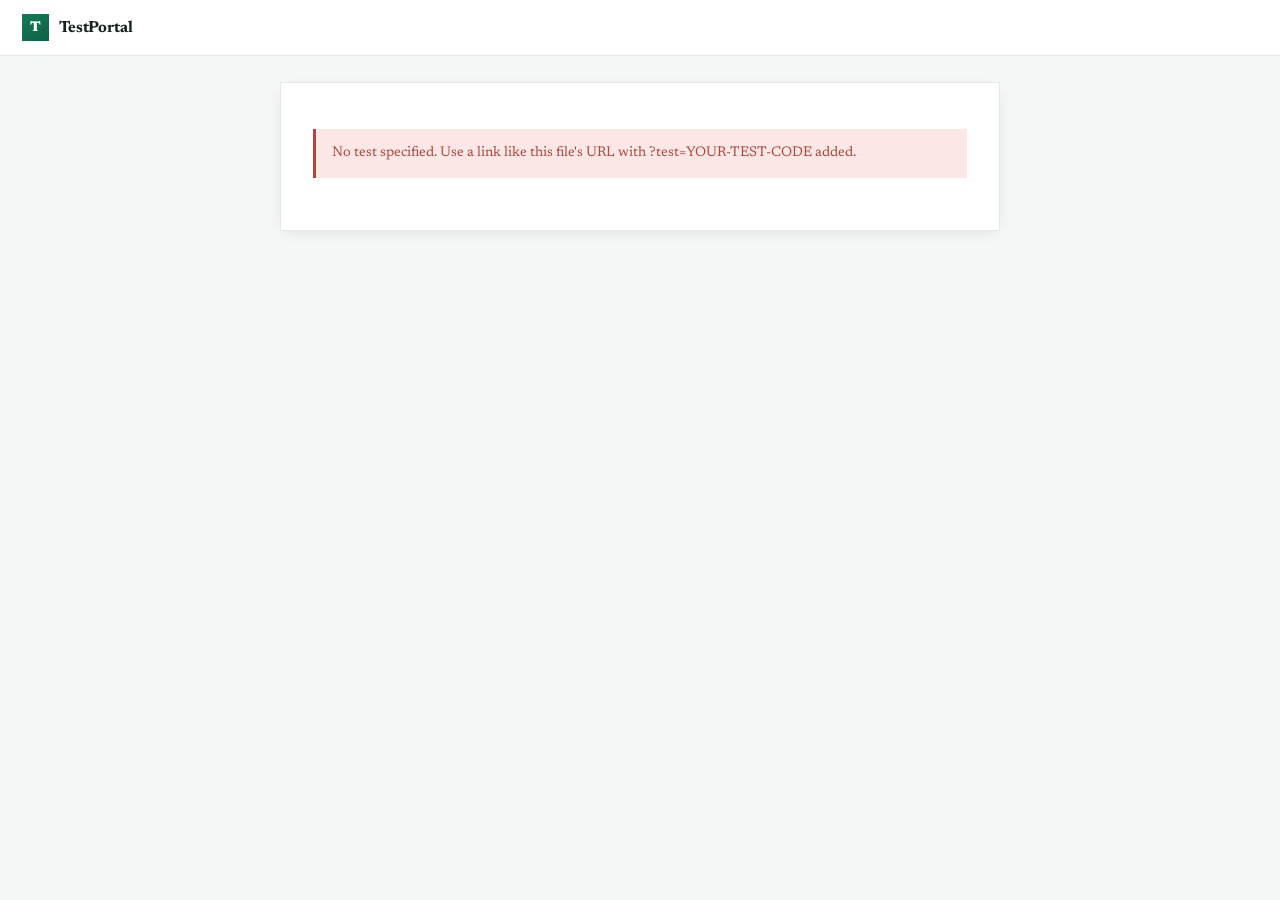
<file: quiz-engine.html>
<!DOCTYPE html>
<html lang="en">
<head>
<meta charset="UTF-8">
<meta name="viewport" content="width=device-width, initial-scale=1.0">
<title>Test</title>
<link rel="preconnect" href="https://fonts.googleapis.com">
<link rel="stylesheet" href="styles.css">
<script src="ui.js"></script>
<style>
/* Design tokens + toast/confirm come from styles.css / ui.js (the engine's
   old --ink/--paper/--card names are provided there as aliases). Below is
   quiz-engine layout only. */
*{ box-sizing: border-box; }
html,body{ margin:0; padding:0; }
body{
  background: var(--paper);
  background-image: linear-gradient(var(--paper-line) 1px, transparent 1px);
  background-size: 100% 32px;
  font-family: var(--sans);
  color: var(--ink);
  min-height: 100vh;
  display:flex;
  justify-content:center;
  padding: 48px 20px 96px;
}
.sheet{
  width:100%;
  max-width: 680px;
  background: var(--card);
  border: 1px solid var(--paper-line);
  box-shadow: 0 1px 0 var(--paper-line), 0 24px 48px -32px rgba(28,46,58,0.35);
}
.eyebrow{
  font-family: var(--mono);
  font-size: 12px;
  letter-spacing: 0.12em;
  text-transform: uppercase;
  color: var(--ink-soft);
  padding: 18px 32px 0;
}
header.masthead{ padding: 6px 32px 24px; border-bottom: 1px solid var(--paper-line); }
header.masthead h1{ font-family: var(--serif); font-weight: 600; font-size: 32px; line-height: 1.15; margin: 4px 0 10px; }
header.masthead p{ color: var(--ink-soft); font-size: 15px; line-height: 1.5; margin: 0; }
.meta-row{
  display:flex; gap: 24px; flex-wrap: wrap;
  padding: 16px 32px; border-bottom: 1px solid var(--paper-line);
  font-family: var(--mono); font-size: 12px; color: var(--ink-soft);
}
.meta-row b{ color: var(--ink); font-weight: 600; }
.timer-bar{
  position: sticky; top: 0; z-index: 5;
  background: var(--card); border-bottom: 1px solid var(--paper-line);
  padding: 14px 32px;
}
.timer-row{ display:flex; align-items: baseline; justify-content: space-between; }
.timer-label{ font-family: var(--mono); font-size: 11px; letter-spacing: 0.14em; text-transform: uppercase; color: var(--ink-soft); }
.timer-clock{ font-family: var(--serif); font-variant-numeric: tabular-nums; font-size: 30px; font-weight: 600; color: var(--ink); transition: color 0.4s ease; }
.timer-clock.warn{ color: var(--accent-warn); }
.timer-clock.alert{ color: var(--accent-alert); animation: pulse 1s infinite; }
@keyframes pulse{ 50%{ opacity: 0.45; } }
.timer-track{ margin-top: 10px; height: 3px; background: var(--paper-line); overflow: hidden; }
.timer-fill{ height: 100%; background: var(--accent-calm); width: 100%; transition: width 1s linear, background 0.4s ease; }
.timer-fill.warn{ background: var(--accent-warn); }
.timer-fill.alert{ background: var(--accent-alert); }
.screen{ padding: 32px; }
.screen[hidden]{ display:none; }
.field{ margin-bottom: 22px; }
.field label{ display:block; font-family: var(--mono); font-size: 12px; letter-spacing: 0.06em; text-transform: uppercase; color: var(--ink-soft); margin-bottom: 8px; }
/* Text-field look comes from styles.css (shared). The engine keeps text
   selectable (selection is disabled inside .question) and a taller box. */
.field input[type=text], .field input[type=email], .field textarea{ user-select: text; }
.field textarea{ min-height: 84px; }
/* Buttons come from styles.css (shared). Ghost buttons in the engine sit
   beside a primary action with a small gap. */
button.ghost{ margin-left: 10px; }
.notice{
  font-size: 14px; line-height: 1.5; padding: 14px 16px;
  border-left: 3px solid var(--accent-alert); background: #FBEEEC; color: #7A2E27; margin-bottom: 20px;
}
.notice.info{ border-left-color: var(--ink-soft); background: var(--paper); color: var(--ink-soft); }
.question{ padding: 24px 0; border-bottom: 1px solid var(--paper-line); user-select: none; }
.question:first-of-type{ padding-top: 0; }
.question:last-of-type{ border-bottom: none; }
.q-number{ font-family: var(--mono); font-size: 12px; color: var(--ink-soft); letter-spacing: 0.06em; }
.q-prompt{ font-family: var(--serif); font-size: 19px; font-weight: 500; line-height: 1.4; margin: 6px 0 16px; }
.q-audio{ width: 100%; display: block; margin: 0 0 16px; }
.passage-block{ background: var(--paper); border-left: 3px solid var(--ink-soft); padding: 16px 20px; }
.passage-text{ white-space: pre-wrap; }
.q-points{ color: var(--ink-soft); font-weight: 400; font-size: 14px; }
.option{ display:flex; align-items:flex-start; gap: 10px; padding: 10px 12px; border: 1px solid var(--paper-line); margin-bottom: 8px; cursor: pointer; font-size: 15px; }
.option:hover{ border-color: var(--ink-soft); }
.option input{ margin-top: 3px; }
.option.selected{ border-color: var(--ink); background: var(--paper); }
.score-block{ text-align:center; padding: 28px 0 8px; }
.score-num{ font-family: var(--serif); font-size: 56px; font-weight: 600; }
.score-label{ font-family: var(--mono); font-size: 12px; letter-spacing: 0.1em; text-transform: uppercase; color: var(--ink-soft); }
.review-item{ padding: 16px 0; border-bottom: 1px solid var(--paper-line); }
.review-item .tag{ font-family: var(--mono); font-size: 11px; letter-spacing: 0.08em; text-transform: uppercase; padding: 2px 8px; display: inline-block; margin-bottom: 8px; }
/* .tag.correct/.incorrect/.ungraded colors come from styles.css (shared). */
.correct-answer{ color: var(--accent-calm); font-weight: 600; }
.your-answer-correct{ color: var(--accent-calm); font-weight: 600; }
.explanation-box{ margin-top: 10px; padding: 10px 12px; background: var(--paper); border-left: 3px solid var(--ink-soft); font-size: 14px; line-height: 1.5; color: var(--ink); }
.explanation-box b{ font-family: var(--mono); font-size: 11px; letter-spacing: 0.06em; text-transform: uppercase; color: var(--ink-soft); display:block; margin-bottom: 4px; }
.sync-status{ font-family: var(--mono); font-size: 12px; color: var(--ink-soft); text-align:center; padding: 8px 0 0; }
.progress-label{ font-family: var(--mono); font-size: 11px; letter-spacing: 0.06em; color: var(--ink-soft); text-align: right; margin-top: 6px; }
.preview-banner{
  font-family: var(--mono); font-size: 12px; letter-spacing: 0.08em; text-transform: uppercase;
  text-align: center; padding: 10px 16px; background: var(--ink); color: var(--paper);
}
.site-name-bar{
  padding: 14px 32px 0; font-family: var(--serif); font-size: 15px; font-weight: 600; color: var(--ink-soft);
}
.site-name-bar .tagline{ font-family: var(--sans); font-weight: 400; font-size: 12px; margin-left: 8px; }
footer.actions{ display:flex; justify-content: flex-end; padding: 20px 32px 28px; }
</style>
<style>
/* ============================================================
   Modern SaaS re-skin — overrides the editorial styles above by
   redefining the existing design tokens and restyling components.
   No markup IDs or JS behaviour change; only the look.
   ============================================================ */
/* Design tokens now come from styles.css (via the --ink/--paper/--card
   aliases). */

body{ display:block; padding:0 0 80px; background-image:none; }
.qe-topbar{ position:sticky; top:0; z-index:30; display:flex; align-items:center; gap:10px;
  height:56px; padding:0 22px; background:var(--card); border-bottom:1px solid var(--paper-line); }
.qe-topbar .qe-logo{ width:27px; height:27px; border-radius:8px; font-family:var(--sans);
  background:linear-gradient(145deg,var(--accent-calm),#0F6146); display:grid; place-items:center;
  color:#fff; font-weight:800; font-size:14px; }
.qe-topbar .qe-brand{ font-family:var(--sans); font-weight:700; font-size:16px; letter-spacing:-.01em; color:var(--ink); }

/* No overflow:hidden here — it would clip position:sticky and stop the
   timer bar and passage columns from sticking. */
.sheet{ width:calc(100% - 32px); max-width:720px; margin:26px auto; border:1px solid var(--paper-line);
  border-radius:14px; box-shadow:0 4px 16px -6px rgba(20,40,30,.14); }
/* Tests with reading/listening sections get a much wider sheet so the
   two-column layout (passage + questions) uses the horizontal space. */
.sheet.wide{ max-width:1160px; }

header.masthead h1{ font-weight:700; letter-spacing:-.02em; }
.q-prompt{ font-weight:600; }

.option{ border-radius:9px; }
.option:hover{ border-color:var(--accent-calm); }
.option.selected{ border-color:var(--accent-calm); background:var(--accent-soft); }
.q-audio{ border-radius:8px; }

.notice{ border-radius:8px; border-left:3px solid var(--accent-alert); background:var(--rose-bg); color:var(--accent-alert); }
.notice.info{ border-left-color:var(--accent-calm); background:var(--accent-soft); color:var(--accent-calm); }

.timer-fill{ border-radius:2px; }
.preview-banner{ background:var(--accent-calm); }

/* ---- Timer bar sits just below the sticky top bar (56px) ---- */
.timer-bar{ top:56px; }

/* ============================================================
   Sections — a section header (full width) then its block and
   questions. Visual hierarchy: Header → block → questions.
   Reading/listening sections pin the block (passage/audio) on the
   left while the questions scroll on the right; default/coding
   sections have no block, so questions run under the header.
   ============================================================ */
.part{ margin-bottom:14px; }
.section-head{ margin:6px 0 16px; }
.section-eyebrow{ font-family:var(--mono); font-size:11px; letter-spacing:0.14em; text-transform:uppercase; color:var(--accent-calm); }
.section-title{ font-family:var(--sans); font-size:23px; font-weight:700; letter-spacing:-0.02em; line-height:1.2; margin:5px 0 5px; text-wrap:balance; }
.section-desc{ font-size:14.5px; color:var(--ink-soft); line-height:1.55; max-width:760px; }
.part-body{ display:flex; gap:26px; align-items:flex-start; }
.part-passage{ flex:0 0 42%; }
.part-passage-inner{ position:sticky; top:var(--stick-top,150px);
  max-height:calc(100vh - var(--stick-top,150px) - 16px); overflow-y:auto; }
.part-passage-inner .passage-block{ margin:0; }
.part-questions{ flex:1 1 auto; min-width:0; }
/* Sections without a pinned block keep questions at a readable width. */
.part:not(.part-split) .part-questions{ max-width:760px; }

/* Coding answer — monospace editor */
.code-answer{ width:100%; font-family:var(--mono); font-size:13px; line-height:1.55; min-height:220px;
  padding:12px 14px; border:1px solid var(--paper-line); background:var(--paper); color:var(--ink);
  white-space:pre; overflow:auto; tab-size:2; }
.code-answer:focus{ outline:none; border-color:var(--accent-calm); box-shadow:0 0 0 3px var(--accent-soft); }

@media (max-width:760px){
  /* Stack on small screens: block on top (not pinned), questions below. */
  .part-body{ display:block; }
  .part-passage-inner{ position:static; max-height:none; overflow:visible; margin-bottom:4px; }
}

/* Toast + confirm styles come from styles.css. */

/* Flat UI — square corners on all boxes */
.sheet, button.primary, button.ghost, .field input, .field textarea, .option, .q-audio,
.notice, .tag, .section-banner, .part-passage-inner .passage-block, .qe-topbar .qe-logo,
.timer-fill, .timer-track{ border-radius:0; }
</style>
</head>
<body>

<div class="qe-topbar"><span class="qe-logo">T</span><span class="qe-brand">TestPortal</span></div>
<div class="sheet">
  <div id="previewBanner" class="preview-banner" hidden>Preview mode — nothing is recorded or timed against a real deadline</div>
  <div id="siteNameBar" class="site-name-bar" hidden></div>
  <div class="eyebrow" id="eyebrow">TEST</div>
  <header class="masthead">
    <h1 id="titleDisplay">Test title</h1>
    <p id="introDisplay">Instructions go here.</p>
  </header>
  <div class="meta-row">
    <span>Time limit: <b id="metaTimeLimit">—</b></span>
    <span>Closes: <b id="metaDeadline">—</b></span>
    <span>Questions: <b id="metaQCount">—</b></span>
  </div>

  <section class="screen" id="screenStart">
    <div class="field">
      <label for="takerName">Your name</label>
      <input type="text" id="takerName" placeholder="e.g. Jordan Lee">
    </div>
    <div class="field">
      <label for="takerEmail">Your email</label>
      <input type="email" id="takerEmail" placeholder="e.g. jordan@email.com">
      <div style="font-size:12px;color:var(--ink-soft);margin-top:6px;">Used only to stop duplicate attempts and to label your result.</div>
    </div>
    <p id="notYetOpenNotice" class="notice info" hidden></p>
    <p id="closedNotice" class="notice" hidden>This test's deadline has passed. It can no longer be started.</p>
    <p id="retakeNotice" class="notice" hidden>Our records show this email has already submitted this test. Contact your test administrator if you think this is a mistake.</p>
    <button class="primary" id="btnStart">Start test</button>
  </section>

  <section class="screen" id="screenQuiz" hidden>
    <div id="fullscreenBanner" class="notice" hidden style="display:flex; align-items:center; justify-content:space-between; gap:12px;">
      <span>You've left fullscreen mode.</span>
      <button class="ghost" id="btnReenterFullscreen" style="margin-left:0;">Return to fullscreen</button>
    </div>
    <div class="timer-bar">
      <div class="timer-row">
        <span class="timer-label">Time remaining</span>
        <span class="timer-clock" id="timerClock">00:00</span>
      </div>
      <div class="timer-track"><div class="timer-fill" id="timerFill"></div></div>
      <div class="progress-label" id="progressLabel">0 of 0 answered</div>
    </div>
    <div id="questionsMount"></div>
    <footer class="actions">
      <button class="primary" id="btnSubmit">Submit answers</button>
    </footer>
  </section>

  <section class="screen" id="screenResults" hidden>
    <div id="scoreBlock"></div>
    <div id="reviewMount"></div>
    <div class="sync-status" id="syncStatus"></div>
    <footer class="actions" style="padding:24px 0 0; gap:10px;">
      <button class="ghost" id="btnBackHome" hidden style="margin-left:0;">← Back to my tests</button>
    </footer>
  </section>
</div>

<script>
/* ============================================================
   ONE-TIME SETUP — set this once, reused by every test.
   Paste in the /exec URL you get after deploying the Apps
   Script backend (see apps-script-backend.gs.txt for the code
   and setup steps).
   ============================================================ */
const ENGINE_CONFIG = {
  appsScriptUrl: "https://script.google.com/macros/s/AKfycbx8_AAZkrvQGIvmORUN1wya8kcyzeOL-GTb3lzaFHnladKfpg4iaZ-ttpo9YfBJ8Z0x/exec"
};

/* ============================================================
   Loads the test config from the central backend, keyed by the
   ?test=CODE URL parameter. This ONE file now serves every test
   — nothing to duplicate or hand-edit per test anymore. Tests
   are created and edited entirely through admin.html.
   ============================================================ */
let TEST_CONFIG = null;
function loadQuestionsConfig(){
  const testCode = new URLSearchParams(window.location.search).get('test');
  if (!testCode) {
    return Promise.reject(new Error('No test specified. Use a link like this file\'s URL with ?test=YOUR-TEST-CODE added.'));
  }
  const url = new URL(ENGINE_CONFIG.appsScriptUrl);
  url.searchParams.set('action', 'getTest');
  url.searchParams.set('testCode', testCode);
  return fetch(url).then(res => res.json()).then(data => {
    if (!data.ok) {
      throw new Error(data.error === 'not_found'
        ? `No test with the code "${testCode}" was found. Check the ?test= value matches exactly, and that the test has been saved in the Admin page.`
        : ('Could not load this test: ' + (data.error || 'unknown error')));
    }
    TEST_CONFIG = data;
  });
}

/* ============================================================
   Test-taker identity. When this test is launched from the
   homepage (home.html), the URL carries a ?token=... login
   token. We resolve it to the signed-in taker so they don't
   re-type their name/email, and so the result is stamped with
   their takerId (which links it back to their dashboard).
   Opened directly without a token, the engine still works the
   old way: the taker types their name/email manually.
   ============================================================ */
let LOGGED_IN_TAKER = null;
async function resolveTaker(){
  const token = new URLSearchParams(window.location.search).get('token');
  if (!token || !backendConfigured()) return;
  try{
    const url = new URL(ENGINE_CONFIG.appsScriptUrl);
    url.searchParams.set('action', 'whoami');
    url.searchParams.set('token', token);
    const res = await fetch(url);
    const data = await res.json();
    if (data.ok){
      LOGGED_IN_TAKER = { takerId: data.takerId, name: data.name, email: data.email, token };
    }
  }catch(err){ /* fail open — manual entry still works */ }
}
function applyIdentityLock(){
  if (!LOGGED_IN_TAKER) return;
  els.takerName.value = LOGGED_IN_TAKER.name || '';
  els.takerEmail.value = LOGGED_IN_TAKER.email || '';
  // The taker already signed in at the portal, so don't ask for name/email
  // again — hide those fields entirely (the values stay set so the
  // submission is still labelled), leaving a clean test-intro screen with a
  // single Start button.
  [els.takerName, els.takerEmail].forEach(inp => {
    inp.readOnly = true;
    inp.tabIndex = -1;
    const field = inp.closest('.field');
    if (field) field.style.display = 'none';
  });
  const note = document.createElement('p');
  note.className = 'notice info';
  note.innerHTML = 'Signed in as <b>' + escapeHtml(LOGGED_IN_TAKER.name || LOGGED_IN_TAKER.takerId) +
    '</b>. Press <b>Start test</b> when you\'re ready — the timer begins and the test opens in fullscreen.';
  els.screenStart.insertBefore(note, els.screenStart.firstChild);
  const back = document.getElementById('btnBackHome');
  if (back) back.hidden = false;
}
/* ============================================================
   ENGINE — you shouldn't need to edit anything below this line.
   ============================================================ */

const els = {
  previewBanner: document.getElementById('previewBanner'),
  siteNameBar: document.getElementById('siteNameBar'),
  eyebrow: document.getElementById('eyebrow'),
  title: document.getElementById('titleDisplay'),
  intro: document.getElementById('introDisplay'),
  metaTimeLimit: document.getElementById('metaTimeLimit'),
  metaDeadline: document.getElementById('metaDeadline'),
  metaQCount: document.getElementById('metaQCount'),
  screenStart: document.getElementById('screenStart'),
  screenQuiz: document.getElementById('screenQuiz'),
  fullscreenBanner: document.getElementById('fullscreenBanner'),
  btnReenterFullscreen: document.getElementById('btnReenterFullscreen'),
  progressLabel: document.getElementById('progressLabel'),
  screenResults: document.getElementById('screenResults'),
  takerName: document.getElementById('takerName'),
  takerEmail: document.getElementById('takerEmail'),
  closedNotice: document.getElementById('closedNotice'),
  notYetOpenNotice: document.getElementById('notYetOpenNotice'),
  retakeNotice: document.getElementById('retakeNotice'),
  btnStart: document.getElementById('btnStart'),
  timerClock: document.getElementById('timerClock'),
  timerFill: document.getElementById('timerFill'),
  questionsMount: document.getElementById('questionsMount'),
  btnSubmit: document.getElementById('btnSubmit'),
  scoreBlock: document.getElementById('scoreBlock'),
  reviewMount: document.getElementById('reviewMount'),
  syncStatus: document.getElementById('syncStatus'),
};

let timerInterval = null;
let deadlineForThisAttempt = null;
let totalSeconds = 0;
let attemptStartSeconds = 0;
let answers = [];
let resultsPayload = null;
let quizInProgress = false;
let fullscreenExitCount = 0;
let tabSwitchCount = 0;
let attemptStartedAt = null;   // ISO timestamp of when the test actually began
let integrityEvents = [];      // [{ type:'tab-switch'|'fullscreen-exit', at:ISO }]
let questionOrder = [];
let optionOrders = [];

/* ============================================================
   Preview mode — for you, the test admin, to proofread a test
   before sending it out. Open the link with ?preview=1 added,
   e.g. https://yoursite.com/test-001/?preview=1
   Nothing gets recorded, no retake check, no deadline lockout.
   ============================================================ */
const isPreview = new URLSearchParams(window.location.search).get('preview') === '1';

/* ---------- Tab-switch detection (integrity note, not a block) ---------- */
document.addEventListener('visibilitychange', () => {
  if (document.hidden && quizInProgress && !isPreview) {
    tabSwitchCount++;
    integrityEvents.push({ type: 'tab-switch', at: new Date().toISOString() });
    saveSession();
  }
});

/* ============================================================
   Resume-after-refresh support.
   Uses localStorage purely to survive an accidental page
   refresh/reload mid-test — this never leaves the browser and
   is cleared the moment a submission goes through. If storage
   is unavailable (e.g. private browsing blocks it), the test
   still works fine — a refresh will just restart it, same as
   before this feature existed.
   ============================================================ */
function sessionKey(){ return 'quizSession_' + TEST_CONFIG.testCode; }
function saveSession(){
  if (isPreview) return; // preview runs are never persisted
  try{
    localStorage.setItem(sessionKey(), JSON.stringify({
      takerName: els.takerName.value,
      takerEmail: els.takerEmail.value,
      deadlineForThisAttempt,
      attemptStartSeconds,
      attemptStartedAt,
      answers,
      fullscreenExitCount,
      tabSwitchCount,
      integrityEvents,
      questionOrder,
      optionOrders
    }));
  }catch(err){ /* storage unavailable — fail silently, resume just won't work */ }
}
function loadSession(){
  if (isPreview) return null;
  try{
    const raw = localStorage.getItem(sessionKey());
    return raw ? JSON.parse(raw) : null;
  }catch(err){ return null; }
}
function clearSession(){
  try{ localStorage.removeItem(sessionKey()); }catch(err){}
}

/* ---------- Fullscreen ---------- */
function enterFullscreen(){
  const el = document.documentElement;
  const req = el.requestFullscreen || el.webkitRequestFullscreen || el.msRequestFullscreen;
  if (req) req.call(el).catch(() => {});
}
document.addEventListener('fullscreenchange', () => {
  if (document.fullscreenElement) {
    els.fullscreenBanner.hidden = true; // we're in fullscreen (freshly entered or returned to) — banner has no reason to show
  } else if (quizInProgress && !isPreview) {
    fullscreenExitCount++;
    integrityEvents.push({ type: 'fullscreen-exit', at: new Date().toISOString() });
    els.fullscreenBanner.hidden = false;
    saveSession();
  }
});
els.btnReenterFullscreen.addEventListener('click', () => {
  enterFullscreen();
  els.fullscreenBanner.hidden = true;
});

/* ---------- Warn before an accidental refresh/close ---------- */
window.addEventListener('beforeunload', (e) => {
  if (quizInProgress && !isPreview) {
    e.preventDefault();
    e.returnValue = '';
  }
});

// Fisher-Yates — used for optional question/option shuffling
function shuffleArray(arr){
  const a = arr.slice();
  for (let i = a.length - 1; i > 0; i--) {
    const j = Math.floor(Math.random() * (i + 1));
    [a[i], a[j]] = [a[j], a[i]];
  }
  return a;
}

function pad(n){ return String(n).padStart(2,'0'); }

// Safety net matching admin.html's conversion — normally audio URLs are
// already converted to a playable form by the time they're saved, but
// this guards against a raw Drive/Dropbox link reaching the engine some
// other way (e.g. saved via direct API call rather than through the form).
function normalizeAudioUrl(url){
  const trimmed = (url || '').trim();
  const driveMatch = trimmed.match(/drive\.google\.com\/file\/d\/([^/]+)/);
  if (driveMatch) return `https://drive.google.com/uc?export=download&id=${driveMatch[1]}`;
  const driveOpenMatch = trimmed.match(/drive\.google\.com\/open\?id=([^&]+)/);
  if (driveOpenMatch) return `https://drive.google.com/uc?export=download&id=${driveOpenMatch[1]}`;
  // A GitHub "blob" link is the HTML file-viewer page (Content-Type
  // text/html), so an <audio> tag receives a web page, not audio bytes,
  // and stays silent. The raw host serves it as audio/mpeg with range
  // support, which is what playback actually needs.
  const ghBlobMatch = trimmed.match(/^https?:\/\/github\.com\/([^/]+)\/([^/]+)\/blob\/(.+)$/);
  if (ghBlobMatch) {
    const path = ghBlobMatch[3].split(/[?#]/)[0];
    return `https://raw.githubusercontent.com/${ghBlobMatch[1]}/${ghBlobMatch[2]}/${path}`;
  }
  if (trimmed.includes('dropbox.com') && trimmed.includes('dl=0')) return trimmed.replace('dl=0', 'dl=1');
  return trimmed;
}

// Fixed format everywhere, regardless of the viewer's browser/locale
// settings: "25 Jun 2026, 6:00 PM"
const MONTH_NAMES = ['Jan','Feb','Mar','Apr','May','Jun','Jul','Aug','Sep','Oct','Nov','Dec'];
function formatDateTime(input){
  const date = (input instanceof Date) ? input : new Date(input);
  if (isNaN(date.getTime())) return String(input); // don't crash on a bad date, just show the raw value
  const day = date.getDate();
  const month = MONTH_NAMES[date.getMonth()];
  const year = date.getFullYear();
  let hours = date.getHours();
  const minutes = pad(date.getMinutes());
  const ampm = hours >= 12 ? 'PM' : 'AM';
  hours = hours % 12;
  if (hours === 0) hours = 12;
  return `${day} ${month} ${year}, ${hours}:${minutes} ${ampm}`;
}
function fmtDeadline(iso){
  return formatDateTime(iso);
}
function backendConfigured(){
  return ENGINE_CONFIG.appsScriptUrl && !ENGINE_CONFIG.appsScriptUrl.includes('PASTE_YOUR');
}

let notYetOpenInterval = null;
function startNotYetOpenCountdown(startMs){
  if (notYetOpenInterval) clearInterval(notYetOpenInterval);
  els.notYetOpenNotice.hidden = false;

  function tick(){
    const remainingMs = startMs - Date.now();
    if (remainingMs <= 0) {
      clearInterval(notYetOpenInterval);
      els.notYetOpenNotice.hidden = true;
      renderStaticInfo(); // re-run all checks now that the start time has arrived
      return;
    }
    const totalSeconds = Math.floor(remainingMs / 1000);
    const days = Math.floor(totalSeconds / 86400);
    const hours = Math.floor((totalSeconds % 86400) / 3600);
    const minutes = Math.floor((totalSeconds % 3600) / 60);
    const seconds = totalSeconds % 60;
    const countdown = (days > 0 ? days + 'd ' : '') + pad(hours) + ':' + pad(minutes) + ':' + pad(seconds);
    els.notYetOpenNotice.textContent = 'This test opens ' + formatDateTime(startMs) + ' — starts in ' + countdown + '.';
  }
  tick();
  notYetOpenInterval = setInterval(tick, 1000);
}

/* ---------- Anti copy/paste (deterrent, not foolproof) ---------- */
['copy','cut','paste','contextmenu'].forEach(evt => {
  document.addEventListener(evt, e => e.preventDefault());
});
document.addEventListener('keydown', e => {
  const k = e.key.toLowerCase();
  const blockedCombo = (e.ctrlKey || e.metaKey) && ['c','v','x','u','s','p'].includes(k);
  const devtools = k === 'f12' || ((e.ctrlKey || e.metaKey) && e.shiftKey && ['i','j','c'].includes(k));
  if (blockedCombo || devtools) e.preventDefault();
});

/* ---------- Static info ---------- */
function renderStaticInfo(){
  els.previewBanner.hidden = !isPreview;
  if (TEST_CONFIG.siteName) {
    els.siteNameBar.innerHTML = escapeHtml(TEST_CONFIG.siteName) +
      (TEST_CONFIG.siteTagline ? '<span class="tagline">' + escapeHtml(TEST_CONFIG.siteTagline) + '</span>' : '');
    els.siteNameBar.hidden = false;
  } else {
    els.siteNameBar.hidden = true;
  }
  els.eyebrow.textContent = TEST_CONFIG.testCode;
  els.title.textContent = TEST_CONFIG.title;
  els.intro.textContent = TEST_CONFIG.intro;
  els.metaTimeLimit.textContent = TEST_CONFIG.timeLimitMinutes + " min";
  els.metaQCount.textContent = TEST_CONFIG.questions.length;
  document.title = TEST_CONFIG.title;

  const deadlineMs = new Date(TEST_CONFIG.deadline).getTime();
  const deadlineIsValid = !isNaN(deadlineMs);

  if (!deadlineIsValid) {
    // Fail CLOSED, not open — even in preview, since this is a real
    // bug in questions.js you need to see and fix regardless.
    els.metaDeadline.textContent = "invalid date — test blocked";
    els.closedNotice.textContent = 'The deadline in questions.js ("' + TEST_CONFIG.deadline + '") isn\'t a valid date format, so this test is blocked until it\'s fixed. Use YYYY-MM-DD with leading zeros, e.g. 2026-06-25T23:59:59.';
    els.closedNotice.hidden = false;
    els.btnStart.disabled = true;
    return;
  }

  els.metaDeadline.textContent = fmtDeadline(TEST_CONFIG.deadline);

  // Optional start date/time — an admin-only scheduling control, not
  // shown as a permanent label the way the deadline is. Someone who
  // arrives early just sees a countdown, nothing before that.
  if (TEST_CONFIG.startDate && !isPreview) {
    const startMs = new Date(TEST_CONFIG.startDate).getTime();
    const startIsValid = !isNaN(startMs);
    if (!startIsValid) {
      // Fail CLOSED, same principle as an invalid deadline.
      els.closedNotice.textContent = 'The start time in questions.js ("' + TEST_CONFIG.startDate + '") isn\'t a valid date format, so this test is blocked until it\'s fixed. Use YYYY-MM-DD with leading zeros, e.g. 2026-06-25T09:00:00.';
      els.closedNotice.hidden = false;
      els.btnStart.disabled = true;
      return;
    }
    if (Date.now() < startMs) {
      els.btnStart.disabled = true;
      startNotYetOpenCountdown(startMs);
      return;
    }
  }

  if (!isPreview && new Date() > new Date(deadlineMs)) {
    els.closedNotice.textContent = "This test's deadline has passed. It can no longer be started.";
    els.closedNotice.hidden = false;
    els.btnStart.disabled = true;
  }
}

/* ---------- Retake check ---------- */
async function checkAlreadySubmitted(email){
  if (!backendConfigured()) return false;
  try{
    const url = ENGINE_CONFIG.appsScriptUrl + '?action=check'
      + '&email=' + encodeURIComponent(email)
      + '&testCode=' + encodeURIComponent(TEST_CONFIG.testCode);
    const res = await fetch(url);
    const data = await res.json();
    return !!data.alreadySubmitted;
  }catch(err){
    return false; // if the check fails, we fail open rather than blocking a legitimate taker
  }
}

/* ---------- Progress indicator ---------- */
function answerableIndices(){
  return TEST_CONFIG.questions.map((q, i) => i).filter(i => TEST_CONFIG.questions[i].type !== 'passage');
}
function countAnswered(){
  return answerableIndices().filter(i => answers[i] !== null && String(answers[i]).trim() !== '').length;
}
function updateProgressLabel(){
  els.progressLabel.textContent = countAnswered() + ' of ' + answerableIndices().length + ' answered';
}

/* ---------- Questions ---------- */
function buildQuestions(restoreAnswers){
  els.questionsMount.innerHTML = "";
  answers = restoreAnswers ? restoreAnswers.slice() : TEST_CONFIG.questions.map(() => null);

  let questionNumber = 0; // only increments for answerable items — passages are unnumbered

  // A "part" is a Section and the questions that follow it (until the next
  // section). Visual hierarchy: Section header (full width) → block (a
  // reading passage / listening audio, pinned on the left) → questions.
  // Default/coding sections have no block, so the questions run full width
  // beneath the header.
  let currentQuestionsCol = null;
  function makePart(headerEl, blockEl, split){
    const part = document.createElement('div');
    part.className = 'part' + (split ? ' part-split' : '');
    if (headerEl){ headerEl.classList.add('section-head'); part.appendChild(headerEl); }
    const qcol = document.createElement('div');
    qcol.className = 'part-questions';
    if (split && blockEl){
      const body = document.createElement('div'); body.className = 'part-body';
      const pcol = document.createElement('div'); pcol.className = 'part-passage';
      const inner = document.createElement('div'); inner.className = 'part-passage-inner';
      inner.appendChild(blockEl);
      pcol.appendChild(inner);
      body.appendChild(pcol);
      body.appendChild(qcol);
      part.appendChild(body);
    } else {
      part.appendChild(qcol);
    }
    els.questionsMount.appendChild(part);
    return qcol;
  }
  // Effective section type (with a fallback for old passage blocks that
  // predate typed sections).
  function sectionTypeOf(q){
    if (q.sectionType) return q.sectionType;
    if (q.audioUrl) return 'listening';
    if ((q.prompt || '').length > 160) return 'reading';
    return 'default';
  }
  // A section pins its block beside the questions (two columns) only when it
  // has one — reading (paragraph) or listening (audio).
  function isSplitSection(q){
    const st = sectionTypeOf(q);
    return (st === 'reading' && !!q.prompt) || (st === 'listening' && !!q.audioUrl);
  }
  // Wider sheet only when a section actually pins a block beside its questions.
  const sheetEl = document.querySelector('.sheet');
  if (sheetEl) sheetEl.classList.toggle('wide', TEST_CONFIG.questions.some(q => q.type === 'passage' && isSplitSection(q)));

  questionOrder.forEach((qi) => {
    const q = TEST_CONFIG.questions[qi];
    const wrap = document.createElement('div');
    wrap.className = 'question';

    if (q.type === 'passage') {
      const st = sectionTypeOf(q);
      // ---- Section header (full width): eyebrow · title · description ----
      const header = document.createElement('div');
      const eyebrow = document.createElement('div');
      eyebrow.className = 'section-eyebrow';
      eyebrow.textContent = st.toUpperCase() + ' SECTION';
      header.appendChild(eyebrow);
      if (q.sectionTitle) {
        const h = document.createElement('div'); h.className = 'section-title'; h.textContent = q.sectionTitle;
        header.appendChild(h);
      }
      if (q.sectionDesc) {
        const d = document.createElement('div'); d.className = 'section-desc'; d.textContent = q.sectionDesc;
        header.appendChild(d);
      }
      // ---- Section block: reading paragraph OR listening audio ----
      let block = null;
      if (st === 'reading' && q.prompt) {
        block = document.createElement('div'); block.className = 'passage-block';
        const text = document.createElement('div'); text.className = 'q-prompt passage-text'; text.textContent = q.prompt;
        block.appendChild(text);
      } else if (st === 'listening' && q.audioUrl) {
        block = document.createElement('div'); block.className = 'passage-block';
        const audio = document.createElement('audio');
        audio.controls = true; audio.preload = 'none'; audio.className = 'q-audio';
        audio.src = normalizeAudioUrl(q.audioUrl);
        block.appendChild(audio);
      }
      currentQuestionsCol = makePart(header, block, isSplitSection(q));
      return;
    }

    questionNumber++;
    const num = document.createElement('div');
    num.className = 'q-number';
    num.textContent = 'Q' + pad(questionNumber);
    wrap.appendChild(num);
    const prompt = document.createElement('div');
    prompt.className = 'q-prompt';
    prompt.innerHTML = q.prompt + ' <span class="q-points">(' + q.points + (q.points===1?' pt':' pts') + ')</span>';
    wrap.appendChild(prompt);
    if (q.audioUrl) {
      const audio = document.createElement('audio');
      audio.controls = true;
      audio.preload = 'none';
      audio.className = 'q-audio';
      audio.src = normalizeAudioUrl(q.audioUrl);
      wrap.appendChild(audio);
    }
    if (q.type === 'mc') {
      const order = optionOrders[qi] || q.options.map((_, oi) => oi);
      order.forEach(oi => {
        const opt = q.options[oi];
        const label = document.createElement('label');
        label.className = 'option';
        label.innerHTML = `<input type="radio" name="q${qi}" value="${oi}"> <span>${opt}</span>`;
        const input = label.querySelector('input');
        if (answers[qi] === oi) {
          input.checked = true;
          label.classList.add('selected');
        }
        input.addEventListener('change', () => {
          answers[qi] = oi;
          wrap.querySelectorAll('.option').forEach(o => o.classList.remove('selected'));
          label.classList.add('selected');
          saveSession();
          updateProgressLabel();
        });
        wrap.appendChild(label);
      });
    } else if (q.type === 'short') {
      const ta = document.createElement('textarea');
      ta.placeholder = 'Type your answer…';
      ta.value = answers[qi] || '';
      ta.addEventListener('input', () => { answers[qi] = ta.value; saveSession(); updateProgressLabel(); });
      wrap.appendChild(ta);
    } else if (q.type === 'code') {
      // Monospace code editor, pre-filled with any starter code the first time.
      if ((answers[qi] === null || answers[qi] === undefined) && q.starterCode) answers[qi] = q.starterCode;
      const ta = document.createElement('textarea');
      ta.className = 'code-answer';
      ta.spellcheck = false;
      ta.placeholder = 'Write your code here…';
      ta.value = (answers[qi] !== null && answers[qi] !== undefined) ? answers[qi] : '';
      ta.addEventListener('input', () => { answers[qi] = ta.value; saveSession(); updateProgressLabel(); });
      // Let Tab insert a couple of spaces instead of leaving the field.
      ta.addEventListener('keydown', (e) => {
        if (e.key === 'Tab') {
          e.preventDefault();
          const s = ta.selectionStart, en = ta.selectionEnd;
          ta.value = ta.value.slice(0, s) + '  ' + ta.value.slice(en);
          ta.selectionStart = ta.selectionEnd = s + 2;
          answers[qi] = ta.value; saveSession();
        }
      });
      wrap.appendChild(ta);
    }
    if (!currentQuestionsCol) currentQuestionsCol = makePart(null, null, false);
    currentQuestionsCol.appendChild(wrap);
  });

  updateProgressLabel();
}

// Pin passages just below the sticky top bar + timer bar. Recomputed when
// the quiz view appears and on resize, since the timer bar's height isn't
// measurable until the quiz screen is actually visible.
function updateStickyOffset(){
  const topbar = document.querySelector('.qe-topbar');
  const timerBar = document.querySelector('.timer-bar');
  const tb = topbar ? topbar.offsetHeight : 0;
  const tm = (timerBar && timerBar.offsetParent !== null) ? timerBar.offsetHeight : 0;
  document.documentElement.style.setProperty('--stick-top', (tb + tm + 14) + 'px');
}
window.addEventListener('resize', updateStickyOffset);

/* ---------- Timer / start / submit ---------- */
function startTest(resumedSession){
  if (resumedSession) {
    deadlineForThisAttempt = resumedSession.deadlineForThisAttempt;
    attemptStartSeconds = resumedSession.attemptStartSeconds;
    attemptStartedAt = resumedSession.attemptStartedAt || null;
    fullscreenExitCount = resumedSession.fullscreenExitCount || 0;
    tabSwitchCount = resumedSession.tabSwitchCount || 0;
    integrityEvents = resumedSession.integrityEvents || [];
    questionOrder = resumedSession.questionOrder || TEST_CONFIG.questions.map((_, i) => i);
    optionOrders = resumedSession.optionOrders || TEST_CONFIG.questions.map(q => q.type === 'mc' ? q.options.map((_, oi) => oi) : null);
  } else {
    const timeLimitMs = TEST_CONFIG.timeLimitMinutes * 60 * 1000;
    const personalDeadline = Date.now() + timeLimitMs;
    const hardDeadline = new Date(TEST_CONFIG.deadline).getTime();
    deadlineForThisAttempt = isPreview ? personalDeadline : Math.min(personalDeadline, hardDeadline);
    attemptStartedAt = new Date().toISOString();
    fullscreenExitCount = 0;
    tabSwitchCount = 0;
    integrityEvents = [];
    const baseOrder = TEST_CONFIG.questions.map((_, i) => i);
    questionOrder = TEST_CONFIG.shuffleQuestions ? shuffleArray(baseOrder) : baseOrder;
    optionOrders = TEST_CONFIG.questions.map(q => {
      if (q.type !== 'mc') return null;
      const baseOptionOrder = q.options.map((_, oi) => oi);
      return TEST_CONFIG.shuffleOptions ? shuffleArray(baseOptionOrder) : baseOptionOrder;
    });
  }
  totalSeconds = Math.max(0, Math.round((deadlineForThisAttempt - Date.now()) / 1000));
  if (!resumedSession) attemptStartSeconds = totalSeconds;

  buildQuestions(resumedSession ? resumedSession.answers : null);
  els.screenStart.hidden = true;
  els.screenQuiz.hidden = false;
  quizInProgress = true;
  requestAnimationFrame(updateStickyOffset);

  if (!resumedSession) {
    saveSession(); // fullscreen was already requested synchronously in the click handler, before this ran
  } else {
    // Fullscreen never survives a page reload in any browser — prompt
    // them to re-enter it themselves (requires a real click, JS can't
    // force it on page load).
    els.fullscreenBanner.hidden = false;
  }

  updateClock(totalSeconds, attemptStartSeconds);
  timerInterval = setInterval(() => {
    const remaining = Math.max(0, Math.round((deadlineForThisAttempt - Date.now()) / 1000));
    updateClock(remaining, attemptStartSeconds);
    if (remaining <= 0) {
      clearInterval(timerInterval);
      submitTest(true);
    }
  }, 1000);
}

function updateClock(remaining, startSeconds){
  const m = Math.floor(remaining / 60);
  const s = remaining % 60;
  els.timerClock.textContent = pad(m) + ':' + pad(s);
  const pct = startSeconds > 0 ? (remaining / startSeconds) * 100 : 0;
  els.timerFill.style.width = pct + '%';
  els.timerClock.classList.remove('warn','alert');
  els.timerFill.classList.remove('warn','alert');
  if (remaining <= 30) {
    els.timerClock.classList.add('alert'); els.timerFill.classList.add('alert');
  } else if (remaining <= startSeconds * 0.2) {
    els.timerClock.classList.add('warn'); els.timerFill.classList.add('warn');
  }
}

function gradeAndBuildResults(autoSubmitted){
  let earned = 0, possible = 0, gradedQuestions = 0, questionNumber = 0;
  const review = TEST_CONFIG.questions.map((q, i) => {
    if (q.type === 'passage') {
      return { type: 'passage', prompt: q.prompt, audioUrl: q.audioUrl || null };
    }
    questionNumber++;
    possible += q.points;
    let correct = null;
    if (q.type === 'mc') {
      correct = answers[i] === q.correctIndex;
      if (correct) earned += q.points;
      gradedQuestions++;
    }
    return {
      number: questionNumber, type: q.type, prompt: q.prompt, points: q.points,
      answerGiven: q.type === 'mc' ? (answers[i] === null ? null : q.options[answers[i]]) : (answers[i] || ""),
      correctAnswer: q.type === 'mc' ? q.options[q.correctIndex] : null,
      referenceAnswer: (q.type === 'short' || q.type === 'code') ? (q.answer || null) : null,
      explanation: q.explanation || null,
      correct
    };
  });
  return {
    testCode: TEST_CONFIG.testCode,
    testTitle: TEST_CONFIG.title,
    testDeadline: TEST_CONFIG.deadline,
    takerId: LOGGED_IN_TAKER ? LOGGED_IN_TAKER.takerId : "",
    takerName: els.takerName.value || "(name not entered)",
    takerEmail: els.takerEmail.value || "(email not entered)",
    startedAt: attemptStartedAt,
    submittedAt: new Date().toISOString(),
    autoSubmittedOnTimeout: autoSubmitted,
    fullscreenExitCount,
    tabSwitchCount,
    integrityEvents,
    score: { earned, possible, gradableQuestionCount: gradedQuestions },
    answers: review
  };
}

function renderResults(payload){
  els.screenQuiz.hidden = true;
  els.screenResults.hidden = false;
  const hasGraded = payload.score.gradableQuestionCount > 0;
  els.scoreBlock.innerHTML = hasGraded
    ? `<div class="score-block"><div class="score-num">${payload.score.earned} / ${payload.score.possible}</div>
       <div class="score-label">Auto-graded score${payload.autoSubmittedOnTimeout ? ' · time expired' : ''}</div></div>`
    : `<div class="score-block"><div class="score-num">Submitted</div>
       <div class="score-label">This test has free-text answers to review manually</div></div>`;
  els.reviewMount.innerHTML = "";
  payload.answers.forEach(a => {
    const item = document.createElement('div');
    item.className = 'review-item';

    if (a.type === 'passage') {
      item.innerHTML = `<span class="tag ungraded">${a.audioUrl && a.prompt ? 'READING & LISTENING' : a.audioUrl ? 'LISTENING' : 'READING'}</span>
        ${a.prompt ? '<div class="q-prompt" style="font-size:15px;">' + a.prompt + '</div>' : ''}
        ${a.audioUrl ? '<audio controls preload="none" class="q-audio" src="' + normalizeAudioUrl(a.audioUrl) + '"></audio>' : ''}`;
      els.reviewMount.appendChild(item);
      return;
    }

    let tag = '<span class="tag ungraded">Q' + pad(a.number) + ' · manually graded</span>';
    if (a.type === 'mc') {
      tag = a.correct
        ? '<span class="tag correct">Q' + pad(a.number) + ' · correct</span>'
        : '<span class="tag incorrect">Q' + pad(a.number) + ' · incorrect</span>';
    }
    item.innerHTML = `${tag}
      <div class="q-prompt" style="font-size:16px;">${a.prompt}</div>
      <div style="font-size:14px;color:var(--ink-soft);">
        Answer given: ${a.answerGiven ? (a.correct ? '<span class="your-answer-correct">' + a.answerGiven + '</span>' : a.answerGiven) : '<em>no answer</em>'}
        ${a.correctAnswer ? '<br><span class="correct-answer">Correct answer: ' + a.correctAnswer + '</span>' : ''}
        ${a.referenceAnswer ? '<br>Reference answer: ' + a.referenceAnswer : ''}
      </div>
      ${a.explanation ? '<div class="explanation-box"><b>Explanation</b>' + a.explanation + '</div>' : ''}`;
    els.reviewMount.appendChild(item);
  });
}

async function sendToBackend(payload){
  if (!backendConfigured()) return { ok:false, reason: 'not_configured' };
  try{
    const res = await fetch(ENGINE_CONFIG.appsScriptUrl, {
      method: 'POST',
      headers: { 'Content-Type': 'text/plain;charset=utf-8' }, // avoids CORS preflight
      body: JSON.stringify(payload)
    });
    return await res.json();
  }catch(err){
    return { ok:false, reason: 'network' };
  }
}

async function submitTest(autoSubmitted){
  if (timerInterval) clearInterval(timerInterval);
  quizInProgress = false;
  clearSession();
  els.fullscreenBanner.hidden = true;
  if (document.fullscreenElement) {
    (document.exitFullscreen || (()=>{})).call(document).catch(() => {});
  }

  resultsPayload = gradeAndBuildResults(!!autoSubmitted);
  renderResults(resultsPayload);

  if (isPreview) {
    els.syncStatus.textContent = "Preview mode — nothing was recorded.";
    return;
  }

  els.syncStatus.textContent = "Recording submission…";
  const result = await sendToBackend(resultsPayload);
  els.syncStatus.textContent = (result.ok
    ? "Your test has been submitted and recorded."
    : "Your test was submitted, but we couldn't reach the server to record it (this only affects duplicate-attempt checking).")
    + " You can view your result under “My grades” in your portal once it has been reviewed.";
}

/* toast() and confirmDialog() are provided by ui.js (shared). */

els.btnStart.addEventListener('click', async () => {
  const name = els.takerName.value.trim();
  const email = els.takerEmail.value.trim();
  // Only require name/email for manual (non-portal) takers. When launched from
  // the portal the identity comes from the account — and a taker's email is
  // optional, so don't block starting when it's blank.
  if (!LOGGED_IN_TAKER && (!name || !email)) {
    toast('Please enter your name and email before starting.', 'error');
    return;
  }

  // Must happen synchronously, right here, before any await —
  // browsers only honor requestFullscreen() while it's still
  // directly tied to the click. Calling it after an awaited
  // network request loses that permission and silently fails.
  if (!isPreview) enterFullscreen();

  if (isPreview) {
    startTest();
    return;
  }
  els.btnStart.disabled = true;
  els.btnStart.textContent = 'CHECKING…';
  const already = await checkAlreadySubmitted(email);
  if (already) {
    els.retakeNotice.hidden = false;
    els.btnStart.textContent = 'START TEST';
    if (document.fullscreenElement) {
      (document.exitFullscreen || (()=>{})).call(document).catch(() => {});
    }
    return; // stays disabled — no retake
  }
  els.btnStart.textContent = 'START TEST';
  startTest();
});

els.btnSubmit.addEventListener('click', async () => {
  const unanswered = answerableIndices().length - countAnswered();
  if (unanswered > 0) {
    const proceed = await confirmDialog({
      title: 'Submit test?',
      message: 'You have ' + unanswered + ' unanswered question' + (unanswered === 1 ? '' : 's') + '. Submit anyway?',
      confirmText: 'Submit'
    });
    if (!proceed) return;
  }
  submitTest(false);
});

// escapeHtml() is provided by ui.js (shared).

function downloadPdf(payload){
  const { jsPDF } = window.jspdf;
  const doc = new jsPDF({ unit: 'pt', format: 'a4' });

  const M = 48;                       // page margin
  const W = doc.internal.pageSize.getWidth();
  const H = doc.internal.pageSize.getHeight();
  const CW = W - M * 2;               // content width
  let y = M;

  function ensure(space){
    if (y + space > H - M) { doc.addPage(); y = M; }
  }
  function text(str, opts){
    opts = opts || {};
    const size = opts.size || 10;
    const style = opts.style || 'normal';
    const color = opts.color || [30, 30, 30];
    const indent = opts.indent || 0;
    doc.setFont('helvetica', style);
    doc.setFontSize(size);
    doc.setTextColor(color[0], color[1], color[2]);
    const lines = doc.splitTextToSize(String(str), CW - indent);
    lines.forEach(line => {
      ensure(size * 1.35);
      doc.text(line, M + indent, y);
      y += size * 1.35;
    });
  }
  function rule(){
    ensure(14);
    doc.setDrawColor(200, 200, 200);
    doc.line(M, y, W - M, y);
    y += 14;
  }
  function gap(n){ y += (n || 8); }

  // ---- Header ----
  text(payload.testTitle, { size: 18, style: 'bold' });
  gap(4);
  text('Test code: ' + payload.testCode, { size: 10, color: [110,110,110] });
  gap(8);
  text('Name: ' + payload.takerName, { size: 10 });
  text('Email: ' + payload.takerEmail, { size: 10 });
  text('Test deadline: ' + formatDateTime(payload.testDeadline), { size: 10 });
  text('Submitted: ' + formatDateTime(payload.submittedAt) +
       (payload.autoSubmittedOnTimeout ? ' (auto-submitted — time ran out)' : ''), { size: 10 });
  gap(6);
  if (payload.score.gradableQuestionCount > 0) {
    text('Score: ' + payload.score.earned + ' / ' + payload.score.possible,
         { size: 13, style: 'bold' });
    gap(4);
  }
  text('Left fullscreen during test: ' + (payload.fullscreenExitCount || 0) + ' time(s)',
       { size: 9, color: [110,110,110] });
  text('Switched away from tab during test: ' + (payload.tabSwitchCount || 0) + ' time(s)',
       { size: 9, color: [110,110,110] });
  gap(6);
  rule();

  // ---- Questions ----
  payload.answers.forEach(a => {
    if (a.type === 'passage') {
      const label = a.audioUrl && a.prompt ? 'Reading & Listening Passage'
                  : a.audioUrl ? 'Listening Passage' : 'Reading Passage';
      text(label, { size: 11, style: 'bold' });
      if (a.prompt) { gap(2); text(a.prompt, { size: 10 }); }
      if (a.audioUrl) {
        gap(2);
        text('Audio clip: ' + a.audioUrl + ' (open the link to listen)',
             { size: 9, style: 'italic', color: [110,110,110] });
      }
      gap(6); rule();
      return;
    }

    ensure(60);
    text('Q' + pad(a.number) + '. ' + a.prompt, { size: 11, style: 'bold' });
    gap(3);
    text('Answer given: ' + (a.answerGiven || '(no answer)'), { size: 10 });

    if (a.type === 'mc') {
      gap(2);
      text((a.correct ? 'Correct' : 'Incorrect') + ' — correct answer: ' + a.correctAnswer,
           { size: 10, style: 'bold', color: a.correct ? [60,110,82] : [196,69,58] });
    } else if (a.referenceAnswer) {
      gap(2);
      text('Reference answer: ' + a.referenceAnswer, { size: 10, style: 'italic' });
    } else {
      gap(2);
      text('(free-text answer — reviewed manually)', { size: 9, style: 'italic', color: [110,110,110] });
    }

    if (a.explanation) {
      gap(4);
      text('Explanation: ' + a.explanation, { size: 10, color: [67,83,99], indent: 12 });
    }
    gap(6);
    rule();
  });

  // ---- Page numbers ----
  const total = doc.internal.getNumberOfPages();
  for (let i = 1; i <= total; i++) {
    doc.setPage(i);
    doc.setFont('helvetica', 'normal');
    doc.setFontSize(8);
    doc.setTextColor(150, 150, 150);
    doc.text('Page ' + i + ' of ' + total, W - M, H - 24, { align: 'right' });
  }

  const safeName = (payload.takerName || 'results').replace(/[^a-z0-9]+/gi, '_');
  doc.save(TEST_CONFIG.testCode.replace(/\s+/g, '_') + '_' + safeName + '.pdf');
}

document.getElementById('btnBackHome').addEventListener('click', () => {
  window.location.href = 'home.html';
});

async function init(){
  try{
    await loadQuestionsConfig();
    renderStaticInfo();
    await resolveTaker();
    applyIdentityLock();
    if (els.btnStart.disabled) return; // deadline invalid or already passed — nothing to resume into

    const existing = loadSession();
    if (existing) {
      // A logged-in taker's account identity always wins over whatever
      // was saved in a resumed session.
      if (!LOGGED_IN_TAKER) {
        els.takerName.value = existing.takerName || '';
        els.takerEmail.value = existing.takerEmail || '';
      }
      if (existing.deadlineForThisAttempt > Date.now()) {
        // Still within time — resume exactly where they left off.
        startTest(existing);
      } else {
        // Time ran out while the page was closed/refreshed — grade
        // and submit whatever was saved, same as a normal timeout.
        fullscreenExitCount = existing.fullscreenExitCount || 0;
        tabSwitchCount = existing.tabSwitchCount || 0;
        attemptStartedAt = existing.attemptStartedAt || null;
        integrityEvents = existing.integrityEvents || [];
        questionOrder = existing.questionOrder || TEST_CONFIG.questions.map((_, i) => i);
        optionOrders = existing.optionOrders || TEST_CONFIG.questions.map(q => q.type === 'mc' ? q.options.map((_, oi) => oi) : null);
        buildQuestions(existing.answers);
        els.screenStart.hidden = true;
        els.screenQuiz.hidden = false;
        await submitTest(true);
      }
    }
  }catch(err){
    document.querySelector('.sheet').innerHTML =
      '<div class="screen"><p class="notice">' + err.message + '</p></div>';
  }
}
init();
</script>
</body>
</html>
</file>
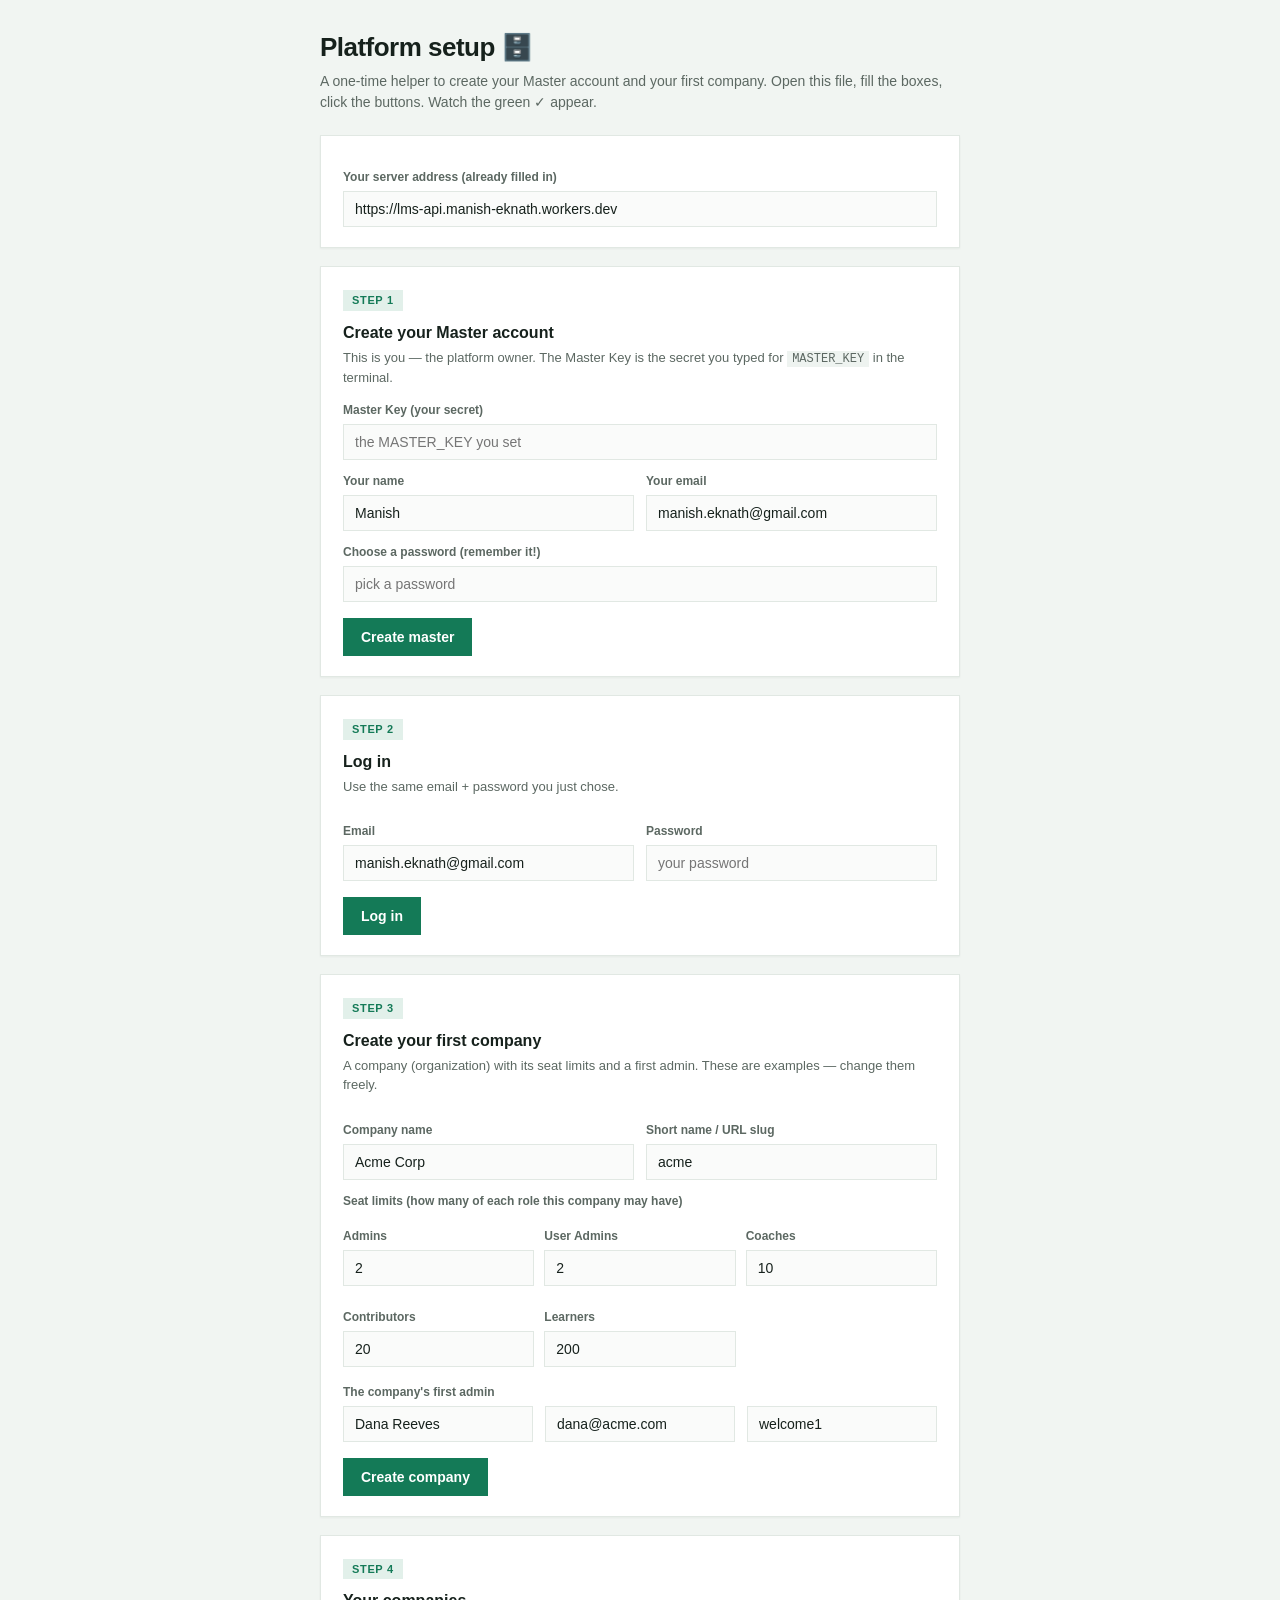
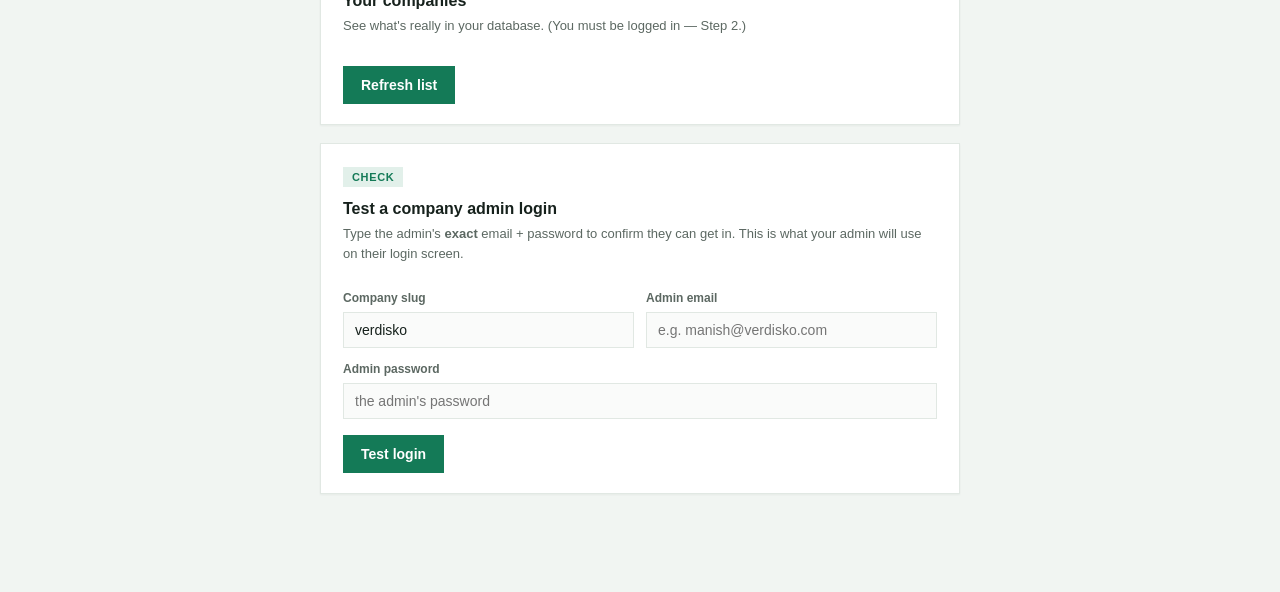
<file: api/setup.html>
<!doctype html>
<html lang="en">
<head>
<meta charset="utf-8">
<meta name="viewport" content="width=device-width, initial-scale=1">
<title>Platform setup</title>
<style>
  :root{ --bg:#F1F5F2; --surface:#fff; --border:#E1E8E3; --text:#16211C; --muted:#5C6862;
    --accent:#147A57; --accent-soft:#E2F0EA; --rose:#B0463B; --rose-soft:#FBE8E6;
    --sans:-apple-system,BlinkMacSystemFont,"Segoe UI",Roboto,Helvetica,Arial,sans-serif;
    --mono:ui-monospace,Menlo,Consolas,monospace; }
  *{box-sizing:border-box;}
  body{margin:0;background:var(--bg);color:var(--text);font-family:var(--sans);line-height:1.5;padding:28px 16px 80px;}
  .wrap{max-width:640px;margin:0 auto;}
  h1{font-size:26px;letter-spacing:-.02em;margin:0 0 4px;}
  .sub{color:var(--muted);margin:0 0 22px;font-size:14px;}
  .card{background:var(--surface);border:1px solid var(--border);padding:20px 22px;margin-bottom:18px;box-shadow:0 1px 2px rgba(20,40,30,.05);}
  .card h2{font-size:16px;margin:0 0 3px;}
  .card .hint{color:var(--muted);font-size:13px;margin:0 0 14px;}
  .step{display:inline-block;font-size:11px;font-weight:700;letter-spacing:.06em;text-transform:uppercase;color:var(--accent);background:var(--accent-soft);padding:2px 9px;margin-bottom:10px;}
  label{display:block;font-size:12px;font-weight:600;color:var(--muted);margin:12px 0 5px;}
  input{width:100%;border:1px solid var(--border);background:#FAFBFA;padding:9px 11px;font-size:14px;color:var(--text);font-family:var(--sans);}
  input:focus{outline:none;border-color:var(--accent);box-shadow:0 0 0 3px var(--accent-soft);}
  .row{display:flex;gap:12px;flex-wrap:wrap;}
  .row > div{flex:1;min-width:130px;}
  .lims{display:grid;grid-template-columns:repeat(3,1fr);gap:10px;}
  button{background:var(--accent);color:#fff;border:none;font-weight:600;font-size:14px;padding:11px 18px;cursor:pointer;margin-top:16px;font-family:var(--sans);}
  button:hover{background:#0F6146;}
  button:disabled{opacity:.5;cursor:not-allowed;}
  .out{margin-top:14px;font-family:var(--mono);font-size:12.5px;white-space:pre-wrap;word-break:break-word;padding:11px 13px;border-left:3px solid var(--border);background:#FAFBFA;color:var(--muted);}
  .out.ok{border-left-color:var(--accent);background:var(--accent-soft);color:var(--text);}
  .out.err{border-left-color:var(--rose);background:var(--rose-soft);color:var(--rose);}
  table{width:100%;border-collapse:collapse;font-size:13px;margin-top:14px;}
  th,td{text-align:left;padding:8px 10px;border-bottom:1px solid var(--border);}
  th{font-size:11px;text-transform:uppercase;letter-spacing:.05em;color:var(--muted);}
  code{font-family:var(--mono);font-size:12px;background:#EEF3F0;padding:1px 5px;}
</style>
</head>
<body>
<div class="wrap">
  <h1>Platform setup 🗄️</h1>
  <p class="sub">A one-time helper to create your Master account and your first company. Open this file, fill the boxes, click the buttons. Watch the green ✓ appear.</p>

  <div class="card">
    <label for="api">Your server address (already filled in)</label>
    <input id="api" value="https://lms-api.manish-eknath.workers.dev">
  </div>

  <div class="card">
    <span class="step">Step 1</span>
    <h2>Create your Master account</h2>
    <p class="hint">This is you — the platform owner. The Master Key is the secret you typed for <code>MASTER_KEY</code> in the terminal.</p>
    <label for="mk">Master Key (your secret)</label>
    <input id="mk" type="password" placeholder="the MASTER_KEY you set">
    <div class="row">
      <div><label for="mname">Your name</label><input id="mname" value="Manish"></div>
      <div><label for="memail">Your email</label><input id="memail" value="manish.eknath@gmail.com"></div>
    </div>
    <label for="mpass">Choose a password (remember it!)</label>
    <input id="mpass" type="text" placeholder="pick a password">
    <button onclick="createMaster()">Create master</button>
    <div id="out1" class="out" hidden></div>
  </div>

  <div class="card">
    <span class="step">Step 2</span>
    <h2>Log in</h2>
    <p class="hint">Use the same email + password you just chose.</p>
    <div class="row">
      <div><label for="lemail">Email</label><input id="lemail" value="manish.eknath@gmail.com"></div>
      <div><label for="lpass">Password</label><input id="lpass" type="text" placeholder="your password"></div>
    </div>
    <button onclick="doLogin()">Log in</button>
    <div id="out2" class="out" hidden></div>
  </div>

  <div class="card">
    <span class="step">Step 3</span>
    <h2>Create your first company</h2>
    <p class="hint">A company (organization) with its seat limits and a first admin. These are examples — change them freely.</p>
    <div class="row">
      <div><label for="oname">Company name</label><input id="oname" value="Acme Corp"></div>
      <div><label for="oslug">Short name / URL slug</label><input id="oslug" value="acme"></div>
    </div>
    <label>Seat limits (how many of each role this company may have)</label>
    <div class="lims">
      <div><label for="l_admin">Admins</label><input id="l_admin" type="number" value="2"></div>
      <div><label for="l_user_admin">User Admins</label><input id="l_user_admin" type="number" value="2"></div>
      <div><label for="l_coach">Coaches</label><input id="l_coach" type="number" value="10"></div>
      <div><label for="l_contributor">Contributors</label><input id="l_contributor" type="number" value="20"></div>
      <div><label for="l_learner">Learners</label><input id="l_learner" type="number" value="200"></div>
    </div>
    <label style="margin-top:16px;">The company's first admin</label>
    <div class="row">
      <div><input id="aname" placeholder="Admin name" value="Dana Reeves"></div>
      <div><input id="aemail" placeholder="Admin email" value="dana@acme.com"></div>
      <div><input id="apass" placeholder="Admin password" value="welcome1"></div>
    </div>
    <button onclick="createOrg()">Create company</button>
    <div id="out3" class="out" hidden></div>
  </div>

  <div class="card">
    <span class="step">Step 4</span>
    <h2>Your companies</h2>
    <p class="hint">See what's really in your database. (You must be logged in — Step 2.)</p>
    <button onclick="listOrgs()">Refresh list</button>
    <div id="orgList"></div>
    <div id="out4" class="out" hidden></div>
  </div>

  <div class="card">
    <span class="step">Check</span>
    <h2>Test a company admin login</h2>
    <p class="hint">Type the admin's <b>exact</b> email + password to confirm they can get in. This is what your admin will use on their login screen.</p>
    <div class="row">
      <div><label for="t_slug">Company slug</label><input id="t_slug" value="verdisko"></div>
      <div><label for="t_email">Admin email</label><input id="t_email" placeholder="e.g. manish@verdisko.com"></div>
    </div>
    <label for="t_pass">Admin password</label>
    <input id="t_pass" type="text" placeholder="the admin's password">
    <button onclick="testLogin()">Test login</button>
    <div id="outT" class="out" hidden></div>
  </div>
</div>

<script>
  let TOKEN = null;
  const $ = id => document.getElementById(id);
  const api = () => $('api').value.replace(/\/+$/, '');
  function show(id, ok, msg){ const el=$(id); el.hidden=false; el.className='out '+(ok?'ok':'err'); el.textContent=msg; }

  async function call(path, opts){
    const res = await fetch(api()+path, opts);
    const data = await res.json().catch(()=>({ ok:false, error:'bad_response' }));
    return { res, data };
  }

  async function createMaster(){
    try{
      const { data } = await call('/api/master/bootstrap', {
        method:'POST', headers:{ 'content-type':'application/json', 'x-master-key': $('mk').value },
        body: JSON.stringify({ name:$('mname').value, email:$('memail').value, password:$('mpass').value })
      });
      if (data.ok) show('out1', true, '✓ Master created! Now do Step 2 (log in).');
      else if (data.error==='master_exists') show('out1', true, '✓ A master already exists — skip to Step 2 (log in).');
      else if (data.error==='forbidden') show('out1', false, '✗ The Master Key doesn\'t match. Re-type your MASTER_KEY.');
      else show('out1', false, '✗ '+(data.error||'error')+'\n'+JSON.stringify(data));
    }catch(e){ show('out1', false, 'Could not reach the server. Check the address at the top.\n'+e.message); }
  }

  async function doLogin(){
    try{
      const { data } = await call('/api/auth/login', {
        method:'POST', headers:{ 'content-type':'application/json' },
        body: JSON.stringify({ identifier:$('lemail').value, password:$('lpass').value })
      });
      if (data.ok && data.token){ TOKEN = data.token; show('out2', true, '✓ Logged in as '+data.account.name+' ('+data.account.role+'). You can now do Steps 3 & 4.'); }
      else show('out2', false, '✗ '+(data.error||'login failed')+'. Check your email/password.');
    }catch(e){ show('out2', false, 'Could not reach the server.\n'+e.message); }
  }

  async function createOrg(){
    if (!TOKEN) return show('out3', false, 'Please log in first (Step 2).');
    const limits = {};
    ['admin','user_admin','coach','contributor','learner'].forEach(r => limits[r] = parseInt($('l_'+r).value,10)||0);
    try{
      const { data } = await call('/api/master/orgs', {
        method:'POST', headers:{ 'content-type':'application/json', 'authorization':'Bearer '+TOKEN },
        body: JSON.stringify({ name:$('oname').value, slug:$('oslug').value, limits,
          admin:{ name:$('aname').value, email:$('aemail').value, password:$('apass').value } })
      });
      if (data.ok) { show('out3', true, '✓ Company "'+$('oname').value+'" created! Click Refresh in Step 4 to see it.'); listOrgs(); }
      else show('out3', false, '✗ '+(data.error||'error')+'\n'+JSON.stringify(data));
    }catch(e){ show('out3', false, 'Could not reach the server.\n'+e.message); }
  }

  async function listOrgs(){
    if (!TOKEN) return show('out4', false, 'Please log in first (Step 2).');
    try{
      const { data } = await call('/api/master/orgs', { headers:{ 'authorization':'Bearer '+TOKEN } });
      if (!data.ok) return show('out4', false, '✗ '+(data.error||'error'));
      $('out4').hidden = true;
      const rows = (data.orgs||[]).map(o =>
        '<tr><td><b>'+o.name+'</b></td><td><code>'+o.slug+'</code></td><td>'+o.status+'</td>'+
        '<td>'+(o.counts&&o.counts.learner||0)+' / '+(o.limits&&o.limits.learner||0)+' learners</td>'+
        '<td><button style="background:#B0463B;padding:5px 10px;margin:0;font-size:12px;" onclick="deleteOrg(\''+o.id+'\')">Delete</button></td></tr>').join('');
      $('orgList').innerHTML = rows
        ? '<table><thead><tr><th>Company</th><th>Slug</th><th>Status</th><th>Learners</th><th></th></tr></thead><tbody>'+rows+'</tbody></table>'
        : '<p class="hint" style="margin-top:12px;">No companies yet.</p>';
    }catch(e){ show('out4', false, 'Could not reach the server.\n'+e.message); }
  }

  async function deleteOrg(id){
    if (!TOKEN) return;
    if (!confirm('Delete this company and everything in it? This cannot be undone.')) return;
    try{
      const { data } = await call('/api/master/orgs/'+id, { method:'DELETE', headers:{ 'authorization':'Bearer '+TOKEN } });
      if (data.ok) listOrgs(); else alert('Delete failed: '+(data.error||'error'));
    }catch(e){ alert('Could not reach the server.'); }
  }

  async function testLogin(){
    try{
      const { data } = await call('/api/auth/login', {
        method:'POST', headers:{ 'content-type':'application/json' },
        body: JSON.stringify({ orgSlug:$('t_slug').value, identifier:$('t_email').value, password:$('t_pass').value })
      });
      if (data.ok && data.token) show('outT', true, '✓ Works! '+data.account.name+' can log in as '+data.account.role+' at "'+$('t_slug').value+'". This is exactly what your admin uses.');
      else if (data.error==='org_not_found') show('outT', false, '✗ No company with slug "'+$('t_slug').value+'". Check the slug (it\'s lowercase).');
      else show('outT', false, '✗ That email + password don\'t match what\'s stored for this company. Re-type carefully, or delete the company in Step 4 and re-create it (Step 3) with a password you\'re sure of.');
    }catch(e){ show('outT', false, 'Could not reach the server.\n'+e.message); }
  }
</script>
</body>
</html>
</file>
<file: design-system.css>
/* ============================================================
   Design System — "UI Style Guidelines" (Tatevik Azatyan kit)
   ------------------------------------------------------------
   The single source of truth for reusable UI. Everything is
   token-driven and namespaced with `ds-` so it can live beside
   the existing app styles without collisions. Import once:
       <link rel="stylesheet" href="design-system.css">
   Then use the component classes (see components.html gallery).
   ============================================================ */

@import url('https://fonts.googleapis.com/css2?family=Newsreader:ital,opsz,wght@0,6..72,400;0,6..72,500;0,6..72,600;0,6..72,700;1,6..72,400;1,6..72,500&display=swap');

/* ---------------- Tokens ---------------- */
:root {
  /* Brand */
  --ds-primary:#116ACC;
  --ds-primary-hover:#0E5AAE;
  --ds-primary-active:#0A468A;
  --ds-primary-soft:#E7F0FB;
  --ds-navy:#182233;          /* Secondary 1 */
  --ds-sky:#B3CEE2;           /* Secondary 2 */
  --ds-mist:#D9DDE7;          /* Secondary 3 */
  --ds-coral:#FD4E5D;         /* Secondary 4 */

  /* Gray scale (Figma-standard, pairs with the state colours) */
  --ds-black:#182233;
  --ds-gray-1:#333333;
  --ds-gray-2:#4F4F4F;
  --ds-gray-3:#828282;
  --ds-gray-4:#BDBDBD;
  --ds-gray-5:#E0E0E0;
  --ds-gray-6:#F2F2F2;
  --ds-white:#FFFFFF;

  /* State */
  --ds-success:#27AE60;  --ds-success-soft:#E7F7EE;
  --ds-warning:#E2B93B;  --ds-warning-soft:#FBF3DC;
  --ds-error:#EB5757;    --ds-error-soft:#FCE9E9;
  --ds-info:#2F80ED;     --ds-info-soft:#E7F0FD;

  /* Semantic */
  --ds-text:#182233;
  --ds-text-muted:#4F4F4F;
  --ds-text-faint:#828282;
  --ds-on-primary:#FFFFFF;
  --ds-bg:#FFFFFF;
  --ds-surface:#FFFFFF;
  --ds-surface-2:#F7F9FC;
  --ds-surface-3:#F2F2F2;
  --ds-border:#E0E0E0;
  --ds-border-strong:#BDBDBD;
  --ds-focus-ring:rgba(17,106,204,.25);

  /* Type */
  --ds-font:'Newsreader', Georgia, 'Times New Roman', Cambria, serif;

  /* Radius */
  --ds-radius-sm:6px;
  --ds-radius:8px;
  --ds-radius-lg:12px;
  --ds-radius-pill:999px;

  /* Elevation */
  --ds-shadow-sm:0 1px 2px rgba(24,34,51,.06), 0 1px 3px rgba(24,34,51,.08);
  --ds-shadow:0 4px 12px rgba(24,34,51,.10);
  --ds-shadow-lg:0 16px 40px rgba(24,34,51,.18);

  /* Spacing (4px base) */
  --ds-1:4px; --ds-2:8px; --ds-3:12px; --ds-4:16px; --ds-5:20px;
  --ds-6:24px; --ds-8:32px; --ds-10:40px; --ds-12:48px;

  --ds-dur:.15s;
}

/* ---------------- Typography ---------------- */
.ds-root, .ds-scope { font-family:var(--ds-font); color:var(--ds-text); }
.ds-h1{font:700 32px/36px var(--ds-font);letter-spacing:-.02em;margin:0;}
.ds-h2{font:500 24px/28px var(--ds-font);letter-spacing:-.01em;margin:0;}
.ds-h3{font:500 20px/24px var(--ds-font);margin:0;}
.ds-h4{font:500 16px/20px var(--ds-font);margin:0;}
.ds-body{font:400 14px/20px var(--ds-font);color:var(--ds-text);}
.ds-body-lg{font:400 16px/24px var(--ds-font);}
.ds-caption{font:400 13px/18px var(--ds-font);color:var(--ds-text-muted);}
.ds-overline{font:500 11px/14px var(--ds-font);letter-spacing:.06em;text-transform:uppercase;color:var(--ds-text-faint);}
.ds-muted{color:var(--ds-text-muted);}
.ds-faint{color:var(--ds-text-faint);}

/* ---------------- Buttons ----------------
   Rule from the kit: padding = 1× font (top/bottom), 1.5× font (left/right). */
.ds-btn{
  font:500 14px/1 var(--ds-font);
  display:inline-flex; align-items:center; justify-content:center; gap:8px;
  padding:1em 1.5em; border:1px solid transparent; border-radius:var(--ds-radius);
  background:var(--ds-primary); color:var(--ds-on-primary); cursor:pointer;
  transition:background var(--ds-dur), border-color var(--ds-dur), color var(--ds-dur), box-shadow var(--ds-dur);
  white-space:nowrap; user-select:none;
}
.ds-btn:hover{background:var(--ds-primary-hover);}
.ds-btn:active{background:var(--ds-primary-active);}
.ds-btn:focus-visible{outline:none; box-shadow:0 0 0 3px var(--ds-focus-ring);}
.ds-btn:disabled,.ds-btn.is-disabled{background:var(--ds-gray-5); color:var(--ds-gray-3); cursor:not-allowed; box-shadow:none;}

.ds-btn--secondary{background:var(--ds-navy);}
.ds-btn--secondary:hover{background:#0f1826;}
.ds-btn--outline{background:transparent; color:var(--ds-primary); border-color:var(--ds-primary);}
.ds-btn--outline:hover{background:var(--ds-primary-soft);}
.ds-btn--ghost{background:transparent; color:var(--ds-text); border-color:var(--ds-border-strong);}
.ds-btn--ghost:hover{background:var(--ds-surface-3);}
.ds-btn--text{background:transparent; color:var(--ds-primary); border-color:transparent; padding-left:.5em; padding-right:.5em;}
.ds-btn--text:hover{background:var(--ds-primary-soft);}
.ds-btn--danger{background:var(--ds-error);}
.ds-btn--danger:hover{background:#d94444;}

.ds-btn--sm{font-size:13px; border-radius:var(--ds-radius-sm);}
.ds-btn--md{font-size:14px;}
.ds-btn--lg{font-size:16px;}
.ds-btn--block{display:flex; width:100%;}
.ds-btn--pill{border-radius:var(--ds-radius-pill);}
.ds-btn svg{width:1.25em; height:1.25em;}

.ds-icon-btn{
  display:inline-flex; align-items:center; justify-content:center;
  width:40px; height:40px; border:1px solid var(--ds-border-strong);
  background:var(--ds-surface); color:var(--ds-text); border-radius:var(--ds-radius);
  cursor:pointer; transition:background var(--ds-dur), border-color var(--ds-dur), color var(--ds-dur);
}
.ds-icon-btn:hover{background:var(--ds-primary-soft); color:var(--ds-primary); border-color:var(--ds-primary);}
.ds-icon-btn svg{width:20px; height:20px;}

/* ---------------- Text fields ---------------- */
.ds-field{display:flex; flex-direction:column; gap:6px;}
.ds-label{font:500 13px/1 var(--ds-font); color:var(--ds-text);}
.ds-input, .ds-textarea, .ds-select{
  font:400 14px/20px var(--ds-font); color:var(--ds-text);
  background:var(--ds-surface); border:1px solid var(--ds-border-strong);
  border-radius:var(--ds-radius); padding:10px 12px; width:100%;
  transition:border-color var(--ds-dur), box-shadow var(--ds-dur);
}
.ds-input::placeholder, .ds-textarea::placeholder{color:var(--ds-text-faint);}
.ds-input:hover, .ds-textarea:hover, .ds-select:hover{border-color:var(--ds-gray-3);}
.ds-input:focus, .ds-textarea:focus, .ds-select:focus{
  outline:none; border-color:var(--ds-primary); box-shadow:0 0 0 3px var(--ds-focus-ring);
}
.ds-input:disabled, .ds-textarea:disabled, .ds-select:disabled{
  background:var(--ds-surface-3); color:var(--ds-text-faint); cursor:not-allowed;
}
.ds-textarea{min-height:88px; resize:vertical;}
.ds-select{appearance:none;
  background-image:url("data:image/svg+xml,%3Csvg xmlns='http://www.w3.org/2000/svg' width='16' height='16' viewBox='0 0 24 24' fill='none' stroke='%23828282' stroke-width='2' stroke-linecap='round' stroke-linejoin='round'%3E%3Cpath d='M6 9l6 6 6-6'/%3E%3C/svg%3E");
  background-repeat:no-repeat; background-position:right 12px center; padding-right:36px;}
.ds-input--error, .ds-input.is-error{border-color:var(--ds-error);}
.ds-input--error:focus{box-shadow:0 0 0 3px rgba(235,87,87,.22);}
.ds-input--success{border-color:var(--ds-success);}
.ds-help{font:400 12px/16px var(--ds-font); color:var(--ds-text-muted);}
.ds-help--error{color:var(--ds-error);}
.ds-help--success{color:var(--ds-success);}
/* input with a leading icon */
.ds-input-group{position:relative;}
.ds-input-group svg{position:absolute; left:11px; top:50%; transform:translateY(-50%); width:18px; height:18px; color:var(--ds-text-faint); pointer-events:none;}
.ds-input-group .ds-input{padding-left:38px;}

/* ---------------- Checkbox / Radio / Toggle ---------------- */
.ds-check, .ds-radio{display:inline-flex; align-items:center; gap:9px; cursor:pointer; font:400 14px/1 var(--ds-font); user-select:none;}
.ds-check input, .ds-radio input{position:absolute; opacity:0; width:0; height:0;}
.ds-check .ds-box{width:18px; height:18px; border:1.5px solid var(--ds-border-strong); border-radius:5px; display:inline-flex; align-items:center; justify-content:center; transition:background var(--ds-dur), border-color var(--ds-dur); flex-shrink:0;}
.ds-check .ds-box:after{content:''; width:9px; height:5px; border:2px solid #fff; border-top:0; border-right:0; transform:rotate(-45deg) scale(0); transition:transform var(--ds-dur); margin-top:-2px;}
.ds-check input:checked + .ds-box{background:var(--ds-primary); border-color:var(--ds-primary);}
.ds-check input:checked + .ds-box:after{transform:rotate(-45deg) scale(1);}
.ds-check input:disabled + .ds-box{background:var(--ds-surface-3); border-color:var(--ds-border);}
.ds-radio .ds-dot{width:18px; height:18px; border:1.5px solid var(--ds-border-strong); border-radius:50%; display:inline-flex; align-items:center; justify-content:center; flex-shrink:0; transition:border-color var(--ds-dur);}
.ds-radio .ds-dot:after{content:''; width:9px; height:9px; border-radius:50%; background:var(--ds-primary); transform:scale(0); transition:transform var(--ds-dur);}
.ds-radio input:checked + .ds-dot{border-color:var(--ds-primary);}
.ds-radio input:checked + .ds-dot:after{transform:scale(1);}
.ds-toggle{display:inline-flex; align-items:center; gap:10px; cursor:pointer; user-select:none; font:400 14px/1 var(--ds-font);}
.ds-toggle input{position:absolute; opacity:0; width:0; height:0;}
.ds-toggle .ds-track{width:38px; height:22px; border-radius:var(--ds-radius-pill); background:var(--ds-gray-4); position:relative; transition:background var(--ds-dur); flex-shrink:0;}
.ds-toggle .ds-track:after{content:''; position:absolute; top:2px; left:2px; width:18px; height:18px; border-radius:50%; background:#fff; box-shadow:var(--ds-shadow-sm); transition:transform var(--ds-dur);}
.ds-toggle input:checked + .ds-track{background:var(--ds-primary);}
.ds-toggle input:checked + .ds-track:after{transform:translateX(16px);}
.ds-toggle input:disabled + .ds-track{background:var(--ds-gray-5);}

/* ---------------- Card ---------------- */
.ds-card{background:var(--ds-surface); border:1px solid var(--ds-border); border-radius:var(--ds-radius-lg); padding:20px 22px; box-shadow:var(--ds-shadow-sm);}
.ds-card--flat{box-shadow:none;}
.ds-card__title{font:500 16px/22px var(--ds-font); margin:0 0 4px;}
.ds-card__sub{font:400 13px/18px var(--ds-font); color:var(--ds-text-muted); margin:0;}

/* ---------------- Badge / Tag / Chip ---------------- */
.ds-badge{display:inline-flex; align-items:center; gap:5px; font:500 12px/1 var(--ds-font); padding:5px 9px; border-radius:var(--ds-radius-pill); background:var(--ds-surface-3); color:var(--ds-text-muted);}
.ds-badge--primary{background:var(--ds-primary-soft); color:var(--ds-primary);}
.ds-badge--success{background:var(--ds-success-soft); color:var(--ds-success);}
.ds-badge--warning{background:var(--ds-warning-soft); color:#9a7b12;}
.ds-badge--error{background:var(--ds-error-soft); color:var(--ds-error);}
.ds-badge--info{background:var(--ds-info-soft); color:var(--ds-info);}
.ds-tag{display:inline-flex; align-items:center; gap:6px; font:500 12.5px/1 var(--ds-font); padding:6px 10px; border-radius:var(--ds-radius-sm); background:var(--ds-surface-3); color:var(--ds-text);}
.ds-tag button{border:none; background:none; color:inherit; cursor:pointer; display:inline-flex; opacity:.7;}
.ds-tag button:hover{opacity:1;}

/* ---------------- Alerts / Snackbars ---------------- */
.ds-alert{display:flex; gap:11px; align-items:flex-start; padding:12px 14px; border-radius:var(--ds-radius); border:1px solid transparent; font:400 13.5px/19px var(--ds-font);}
.ds-alert svg{width:19px; height:19px; flex-shrink:0; margin-top:1px;}
.ds-alert--success{background:var(--ds-success-soft); border-color:#bfe6cf; color:#1e7a45;}
.ds-alert--warning{background:var(--ds-warning-soft); border-color:#efe0b0; color:#8a6d10;}
.ds-alert--error{background:var(--ds-error-soft); border-color:#f4c9c9; color:#c23b3b;}
.ds-alert--info{background:var(--ds-info-soft); border-color:#c6ddfb; color:#1f66c9;}
.ds-snackbar{display:inline-flex; align-items:center; gap:10px; background:var(--ds-navy); color:#fff; padding:12px 16px; border-radius:var(--ds-radius); box-shadow:var(--ds-shadow); font:400 13.5px/1 var(--ds-font);}
.ds-snackbar .ds-dot-ic{width:8px; height:8px; border-radius:50%; flex-shrink:0;}

/* ---------------- Tabs ---------------- */
.ds-tabs{display:flex; gap:4px; border-bottom:1px solid var(--ds-border);}
.ds-tab{font:500 14px/1 var(--ds-font); padding:11px 14px; border:none; background:none; color:var(--ds-text-muted); cursor:pointer; border-bottom:2px solid transparent; margin-bottom:-1px;}
.ds-tab:hover{color:var(--ds-text);}
.ds-tab.is-active{color:var(--ds-primary); border-bottom-color:var(--ds-primary);}

/* ---------------- Avatar ---------------- */
.ds-avatar{width:40px; height:40px; border-radius:50%; background:var(--ds-primary-soft); color:var(--ds-primary); display:inline-flex; align-items:center; justify-content:center; font:500 14px/1 var(--ds-font); overflow:hidden;}
.ds-avatar img{width:100%; height:100%; object-fit:cover;}
.ds-avatar--sm{width:28px; height:28px; font-size:12px;}
.ds-avatar--lg{width:56px; height:56px; font-size:18px;}

/* ---------------- Spinner / Progress ---------------- */
.ds-spinner{width:24px; height:24px; border:2px solid var(--ds-gray-5); border-top-color:var(--ds-primary); border-radius:50%; animation:ds-spin .7s linear infinite; display:inline-block;}
.ds-spinner--lg{width:64px; height:64px; border-width:4px;}
@keyframes ds-spin{to{transform:rotate(360deg);}}
.ds-progress{height:6px; background:var(--ds-gray-5); border-radius:var(--ds-radius-pill); overflow:hidden;}
.ds-progress > span{display:block; height:100%; background:var(--ds-primary); border-radius:inherit; transition:width .3s ease;}

/* ---------------- Tooltip ---------------- */
.ds-tooltip{position:relative; display:inline-flex;}
.ds-tooltip__bubble{position:absolute; bottom:calc(100% + 8px); left:50%; transform:translateX(-50%); background:var(--ds-navy); color:#fff; font:400 12px/16px var(--ds-font); padding:7px 10px; border-radius:var(--ds-radius-sm); white-space:nowrap; opacity:0; pointer-events:none; transition:opacity var(--ds-dur); box-shadow:var(--ds-shadow);}
.ds-tooltip__bubble:after{content:''; position:absolute; top:100%; left:50%; transform:translateX(-50%); border:5px solid transparent; border-top-color:var(--ds-navy);}
.ds-tooltip:hover .ds-tooltip__bubble{opacity:1;}

/* ---------------- Breadcrumbs / Pagination ---------------- */
.ds-breadcrumbs{display:flex; align-items:center; gap:8px; font:400 13px/1 var(--ds-font); color:var(--ds-text-faint);}
.ds-breadcrumbs a{color:var(--ds-text-muted); text-decoration:none;}
.ds-breadcrumbs a:hover{color:var(--ds-primary);}
.ds-breadcrumbs .ds-sep{color:var(--ds-border-strong);}
.ds-breadcrumbs b{color:var(--ds-text); font-weight:500;}
.ds-pagination{display:inline-flex; gap:4px;}
.ds-pagination button{min-width:34px; height:34px; border:1px solid var(--ds-border); background:var(--ds-surface); color:var(--ds-text); border-radius:var(--ds-radius-sm); cursor:pointer; font:500 13px/1 var(--ds-font);}
.ds-pagination button:hover{border-color:var(--ds-primary); color:var(--ds-primary);}
.ds-pagination button.is-active{background:var(--ds-primary); color:#fff; border-color:var(--ds-primary);}

/* ---------------- Modal ---------------- */
.ds-modal-overlay{position:fixed; inset:0; background:rgba(24,34,51,.5); display:flex; align-items:center; justify-content:center; padding:24px; z-index:500;}
.ds-modal{background:var(--ds-surface); border-radius:var(--ds-radius-lg); box-shadow:var(--ds-shadow-lg); width:100%; max-width:440px; padding:24px;}
.ds-modal__title{font:500 18px/24px var(--ds-font); margin:0 0 6px;}
.ds-modal__body{font:400 14px/20px var(--ds-font); color:var(--ds-text-muted); margin:0 0 20px;}
.ds-modal__actions{display:flex; justify-content:flex-end; gap:10px;}

/* ---------------- Utilities ---------------- */
.ds-row{display:flex; gap:12px; align-items:center; flex-wrap:wrap;}
.ds-stack{display:flex; flex-direction:column; gap:12px;}
.ds-divider{height:1px; background:var(--ds-border); border:0; margin:0;}
</file>
<file: styles.css>
/* ============================================================
   styles.css — shared design system for the Test Portal
   ============================================================
   Single source of truth for the visual language used by the
   admin, the taker portal, and the quiz engine. Each page links
   this file, then adds only its own page-specific layout.

   Tokens use the canonical names (--surface, --text, --accent…).
   The quiz engine historically used a different vocabulary
   (--ink, --paper, --card…); those are provided here as aliases
   so its existing styles keep working against the same palette.
   ============================================================ */
@import url('https://fonts.googleapis.com/css2?family=Newsreader:ital,opsz,wght@0,6..72,400;0,6..72,500;0,6..72,600;0,6..72,700;1,6..72,400;1,6..72,500&display=swap');

:root{
  /* Neutrals — cool off-white with a faint green bias */
  --bg:#F4F7F5; --surface:#FFFFFF; --surface-2:#FAFBFA; --surface-3:#F1F4F2;
  --border:#E4E9E5; --border-strong:#D3DAD5;
  --text:#16211C; --muted:#5F6B65; --faint:#8A948E;
  /* Accent — pine green */
  --accent:#147A57; --accent-hover:#0F6146; --accent-soft:#E4F1EB; --on-accent:#FFFFFF;
  /* Semantic status */
  --amber-bg:#FBF0DA; --amber-tx:#946213;
  --slate-bg:#EDF0F2; --slate-tx:#586572;
  --rose-bg:#FBE8E6; --rose-tx:#B0463B;
  /* Elevation */
  --shadow-sm:0 1px 2px rgba(20,40,30,.06), 0 1px 3px rgba(20,40,30,.04);
  --shadow-md:0 4px 12px -4px rgba(20,40,30,.12), 0 2px 6px -2px rgba(20,40,30,.08);
  --shadow-lg:0 24px 60px -20px rgba(20,40,30,.4);
  /* Type */
  --sans:'Newsreader',Georgia,'Times New Roman',Cambria,serif;
  --mono:ui-monospace,"SF Mono",Menlo,Consolas,monospace;

  /* ---- Quiz-engine aliases (map old names to the shared palette) ---- */
  --ink:var(--text); --ink-soft:var(--muted); --paper:var(--bg); --paper-line:var(--border);
  --card:var(--surface); --accent-calm:var(--accent); --accent-warn:var(--amber-tx);
  --accent-alert:var(--rose-tx); --serif:var(--sans);
}
@media (prefers-color-scheme:dark){
  :root{
    --bg:#0E1411; --surface:#161D19; --surface-2:#1A221D; --surface-3:#202A24;
    --border:#26302A; --border-strong:#334038;
    --text:#E9EEEB; --muted:#9BA8A1; --faint:#71807A;
    --accent:#3FB488; --accent-hover:#57C79A; --accent-soft:#173028; --on-accent:#08130E;
    --amber-bg:#33280F; --amber-tx:#E4B463; --slate-bg:#222B31; --slate-tx:#9FB0BC;
    --rose-bg:#331E1C; --rose-tx:#E39189;
    --shadow-sm:0 1px 2px rgba(0,0,0,.3); --shadow-md:0 6px 18px -6px rgba(0,0,0,.5);
    --shadow-lg:0 24px 60px -20px rgba(0,0,0,.7);
  }
}
:root[data-theme="light"]{
  --bg:#F4F7F5; --surface:#FFFFFF; --surface-2:#FAFBFA; --surface-3:#F1F4F2;
  --border:#E4E9E5; --border-strong:#D3DAD5; --text:#16211C; --muted:#5F6B65; --faint:#8A948E;
  --accent:#147A57; --accent-hover:#0F6146; --accent-soft:#E4F1EB; --on-accent:#FFFFFF;
  --amber-bg:#FBF0DA; --amber-tx:#946213; --slate-bg:#EDF0F2; --slate-tx:#586572; --rose-bg:#FBE8E6; --rose-tx:#B0463B;
  --shadow-sm:0 1px 2px rgba(20,40,30,.06), 0 1px 3px rgba(20,40,30,.04);
  --shadow-md:0 4px 12px -4px rgba(20,40,30,.12), 0 2px 6px -2px rgba(20,40,30,.08);
  --shadow-lg:0 24px 60px -20px rgba(20,40,30,.4);
}
:root[data-theme="dark"]{
  --bg:#0E1411; --surface:#161D19; --surface-2:#1A221D; --surface-3:#202A24;
  --border:#26302A; --border-strong:#334038; --text:#E9EEEB; --muted:#9BA8A1; --faint:#71807A;
  --accent:#3FB488; --accent-hover:#57C79A; --accent-soft:#173028; --on-accent:#08130E;
  --amber-bg:#33280F; --amber-tx:#E4B463; --slate-bg:#222B31; --slate-tx:#9FB0BC; --rose-bg:#331E1C; --rose-tx:#E39189;
  --shadow-sm:0 1px 2px rgba(0,0,0,.3); --shadow-md:0 6px 18px -6px rgba(0,0,0,.5); --shadow-lg:0 24px 60px -20px rgba(0,0,0,.7);
}

/* ============================================================
   Base
   ============================================================ */
*{box-sizing:border-box;}
html,body{margin:0;padding:0;}
.hidden{display:none !important;}
.tnum{font-variant-numeric:tabular-nums;}

/* ============================================================
   Toasts  (JS: toast(message, type) in ui.js)
   ============================================================ */
.toast-wrap{position:fixed;bottom:22px;right:22px;z-index:400;display:flex;flex-direction:column;gap:10px;max-width:360px;}
.toast{background:var(--surface);border:1px solid var(--border);border-left:3px solid var(--accent);
  padding:12px 15px;box-shadow:var(--shadow-md);font-size:13.5px;line-height:1.45;color:var(--text);
  animation:toastIn .18s ease;border-radius:0;}
.toast.error{border-left-color:var(--rose-tx);}
@keyframes toastIn{from{opacity:0;transform:translateY(10px);}to{opacity:1;transform:none;}}

/* ============================================================
   Confirm dialog  (JS: confirmDialog(opts) in ui.js)
   ============================================================ */
.confirm-overlay{position:fixed;inset:0;background:rgba(15,25,20,.5);display:flex;align-items:center;
  justify-content:center;padding:24px;z-index:410;}
.confirm-box{background:var(--surface);border:1px solid var(--border);max-width:410px;width:100%;padding:22px;
  box-shadow:var(--shadow-lg);border-radius:0;}
.confirm-title{font-family:var(--sans);font-size:17px;font-weight:700;margin-bottom:8px;color:var(--text);}
.confirm-msg{font-size:14px;color:var(--muted);line-height:1.55;margin-bottom:18px;}
.confirm-actions{display:flex;justify-content:flex-end;gap:10px;}
.cbtn{font-family:var(--sans);font-size:13.5px;font-weight:600;padding:9px 16px;border:1px solid var(--border-strong);
  background:var(--surface);color:var(--text);cursor:pointer;border-radius:0;}
.cbtn.ok{background:var(--accent);color:#fff;border-color:var(--accent);}
.cbtn.ok.danger{background:#C4453A;border-color:#C4453A;}

/* ============================================================
   Sheet / modal  (JS: openSheet(el) / closeSheet() in ui.js)
   Hosts an existing editor card as a centered popup with a
   backdrop, instead of an inline panel below the page.
   ============================================================ */
.sheet-overlay{position:fixed;inset:0;background:rgba(15,25,20,.5);z-index:400;
  overflow-y:auto;padding:48px 20px;animation:sheetFade .12s ease;}
/* The portaled editor is centered horizontally; the overlay scrolls when the
   editor is taller than the viewport (no flex clipping of the top edge). */
.sheet-overlay > *{width:100%;max-width:660px;margin:0 auto;box-shadow:var(--shadow-lg);
  animation:sheetRise .14s ease;}
@keyframes sheetFade{from{opacity:0}to{opacity:1}}
@keyframes sheetRise{from{opacity:0;transform:translateY(6px)}to{opacity:1;transform:none}}
@media (max-width:560px){ .sheet-overlay{padding:20px 12px;} }

/* ============================================================
   Buttons  —  canonical primary / ghost / danger / small
   ------------------------------------------------------------
   Works with either markup convention:
     <button class="primary">   (admin, quiz engine)
     <button class="btn primary">  (taker portal)
   The base look is applied only to the variant selectors, so
   page-specific utility buttons (.link-btn, .go, .nav-item,
   .icon-btn, bare <button>) are left untouched.
   ============================================================ */
.btn,
button.primary, button.ghost, button.danger{
  font-family:var(--sans); font-size:13.5px; font-weight:600; line-height:1.3;
  display:inline-flex; align-items:center; justify-content:center; gap:7px;
  padding:9px 15px; border:1px solid transparent; border-radius:0;
  background:var(--surface-3); color:var(--text); cursor:pointer;
  transition:background .12s ease, border-color .12s ease, color .12s ease;
}
button.primary, .btn.primary{ background:var(--accent); color:var(--on-accent); border-color:var(--accent); }
button.primary:hover, .btn.primary:hover{ background:var(--accent-hover); border-color:var(--accent-hover); }
button.ghost, .btn.ghost{ background:var(--surface); color:var(--text); border-color:var(--border-strong); }
button.ghost:hover, .btn.ghost:hover{ background:var(--surface-3); }
button.danger, .btn.danger{ background:var(--surface); color:var(--rose-tx); border-color:var(--rose-tx); }
button.danger:hover, .btn.danger:hover{ background:var(--rose-bg); }
button.small, .btn.small{ padding:6px 10px; font-size:12px; gap:5px; }
button.primary:disabled, button.ghost:disabled, button.danger:disabled, .btn:disabled{ opacity:.6; cursor:not-allowed; }
/* Keyboard focus ring + a subtle press, applied only to the variants. */
.btn:focus-visible,
button.primary:focus-visible, button.ghost:focus-visible, button.danger:focus-visible{
  outline:2px solid var(--accent); outline-offset:2px;
}
.btn:not(:disabled):active,
button.primary:not(:disabled):active, button.ghost:not(:disabled):active, button.danger:not(:disabled):active{
  transform:translateY(1px);
}

/* ============================================================
   Form fields  —  canonical text inputs, textarea, select
   ------------------------------------------------------------
   The look is shared; per-page spacing (field margins) stays in
   each page so form layouts are unaffected.
   ============================================================ */
input[type=text], input[type=email], input[type=password], input[type=number],
input[type=datetime-local], input[type=date], input[type=search], input[type=url],
textarea, select{
  width:100%; border:1px solid var(--border); background:var(--surface-2);
  padding:10px 12px; font-family:var(--sans); font-size:14px; color:var(--text);
  border-radius:0;
}
input:focus, textarea:focus, select:focus{
  outline:none; border-color:var(--accent); box-shadow:0 0 0 3px var(--accent-soft);
}
textarea{ min-height:70px; resize:vertical; line-height:1.5; }
input::placeholder, textarea::placeholder{ color:var(--faint); opacity:1; }

/* ============================================================
   Grading result tags  —  <span class="tag correct|incorrect|ungraded">
   ------------------------------------------------------------
   Colors only, so each review context keeps its own base type
   (the portal uses sans, the engine uses mono). Variant names are
   grading-specific and never collide with status pills (.tag.open…).
   ============================================================ */
.tag.correct{ background:var(--accent-soft); color:var(--accent); }
.tag.incorrect{ background:var(--rose-bg); color:var(--rose-tx); }
.tag.ungraded{ background:var(--slate-bg); color:var(--slate-tx); }

/* Respect users who prefer less motion. */
@media (prefers-reduced-motion:reduce){
  *{ transition-duration:.01ms !important; animation-duration:.01ms !important; animation-iteration-count:1 !important; }
}
</file>
